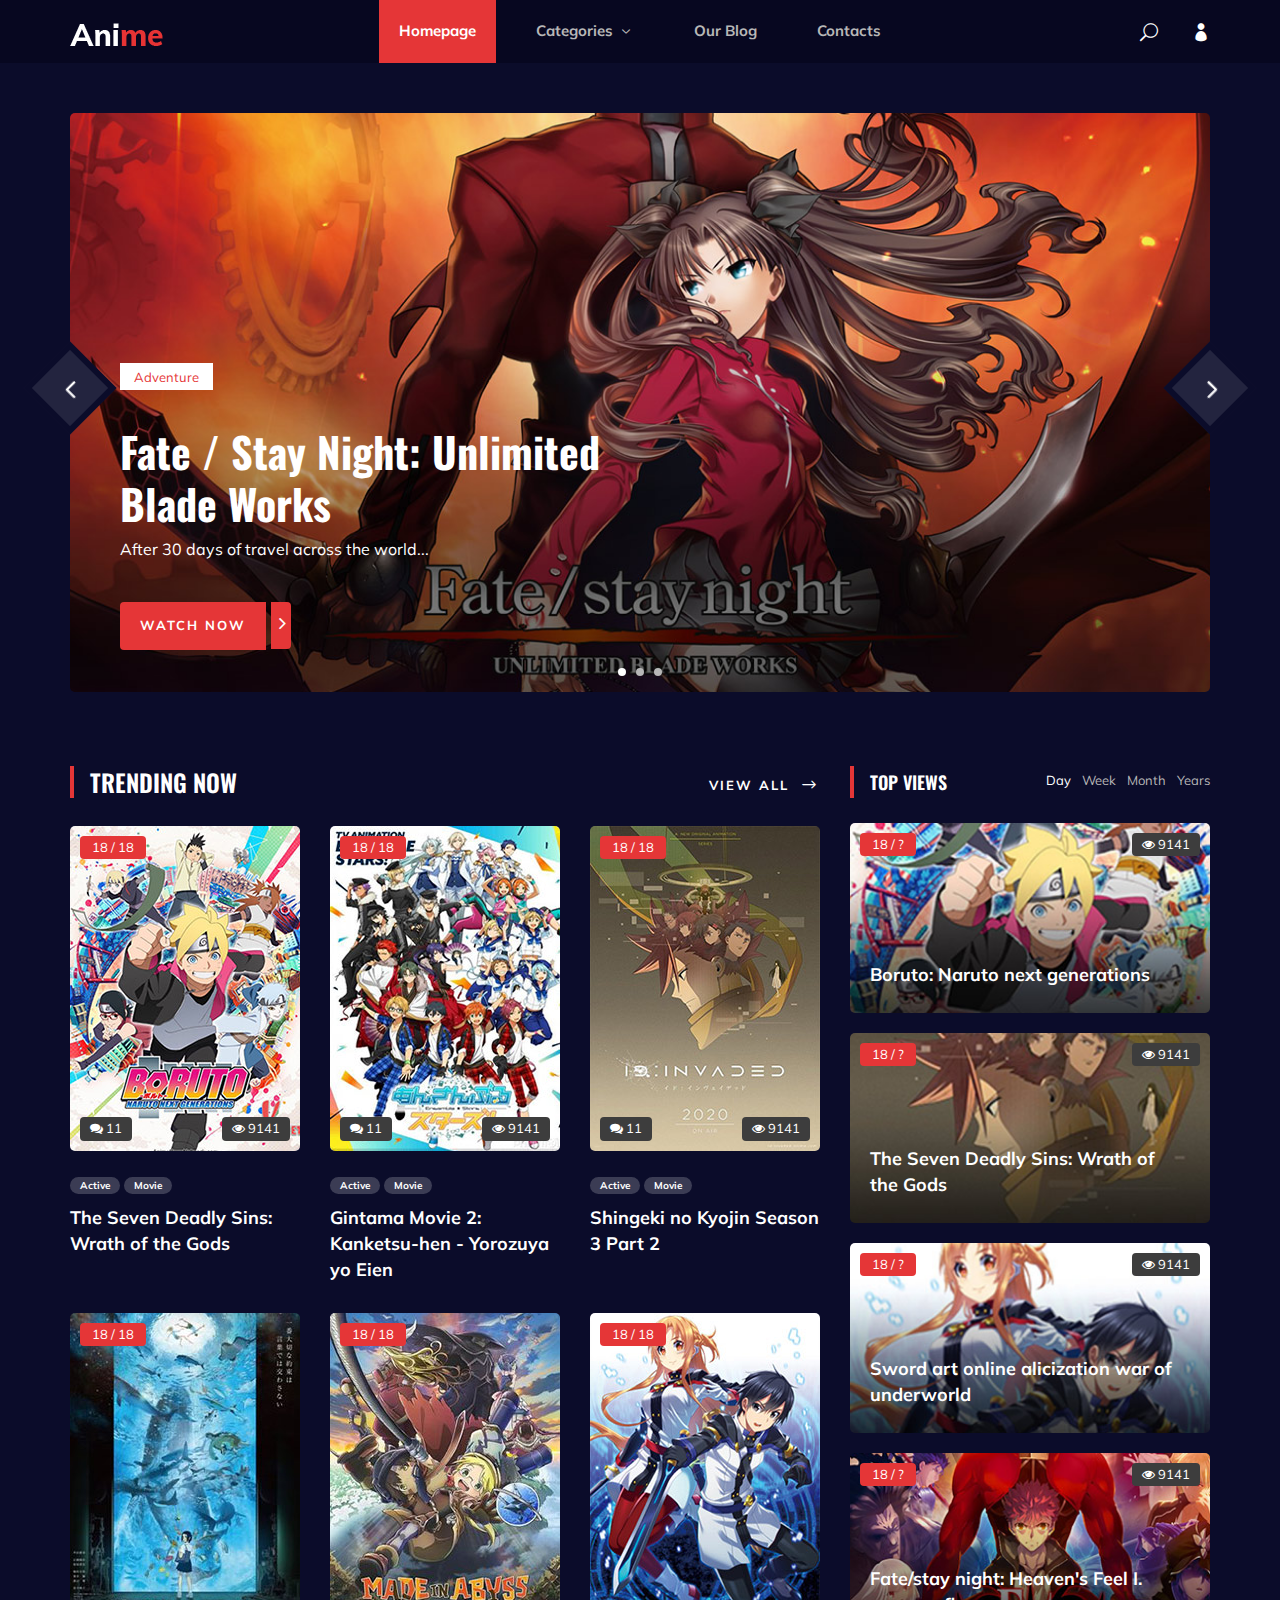
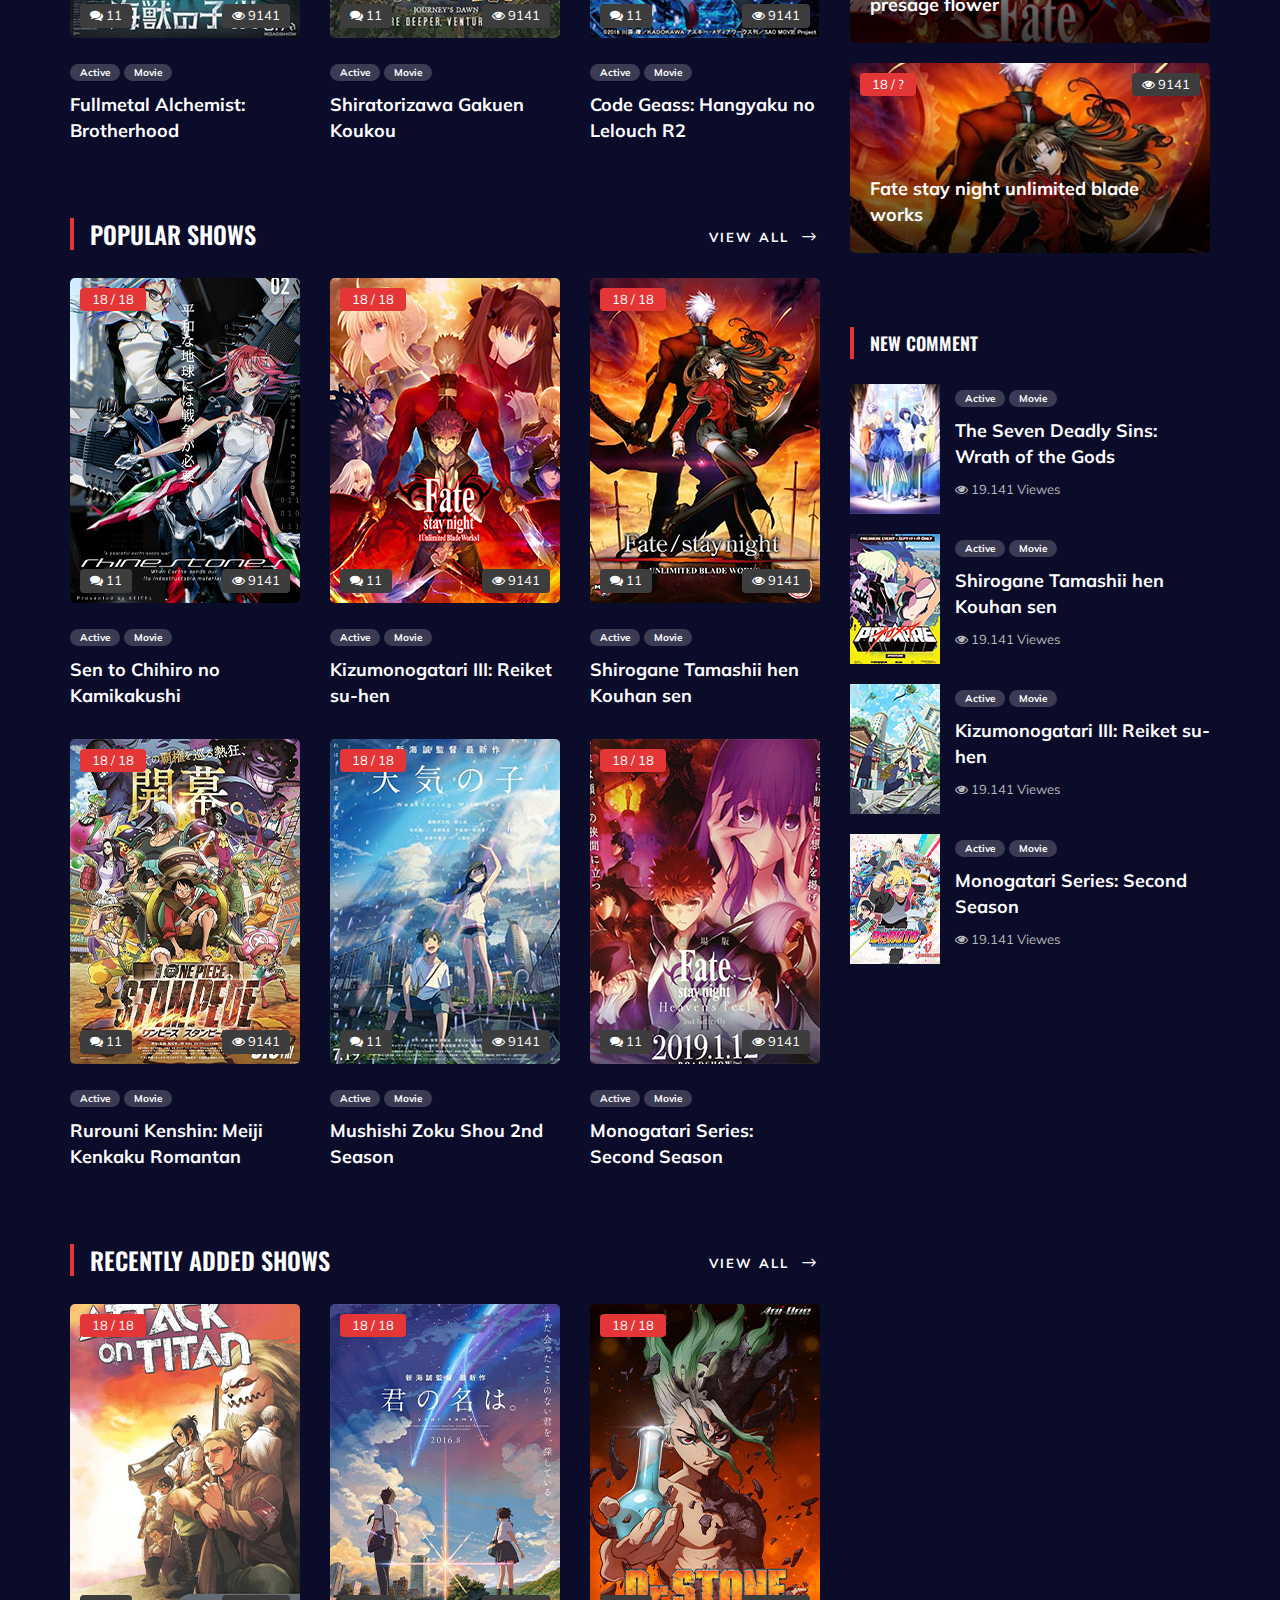
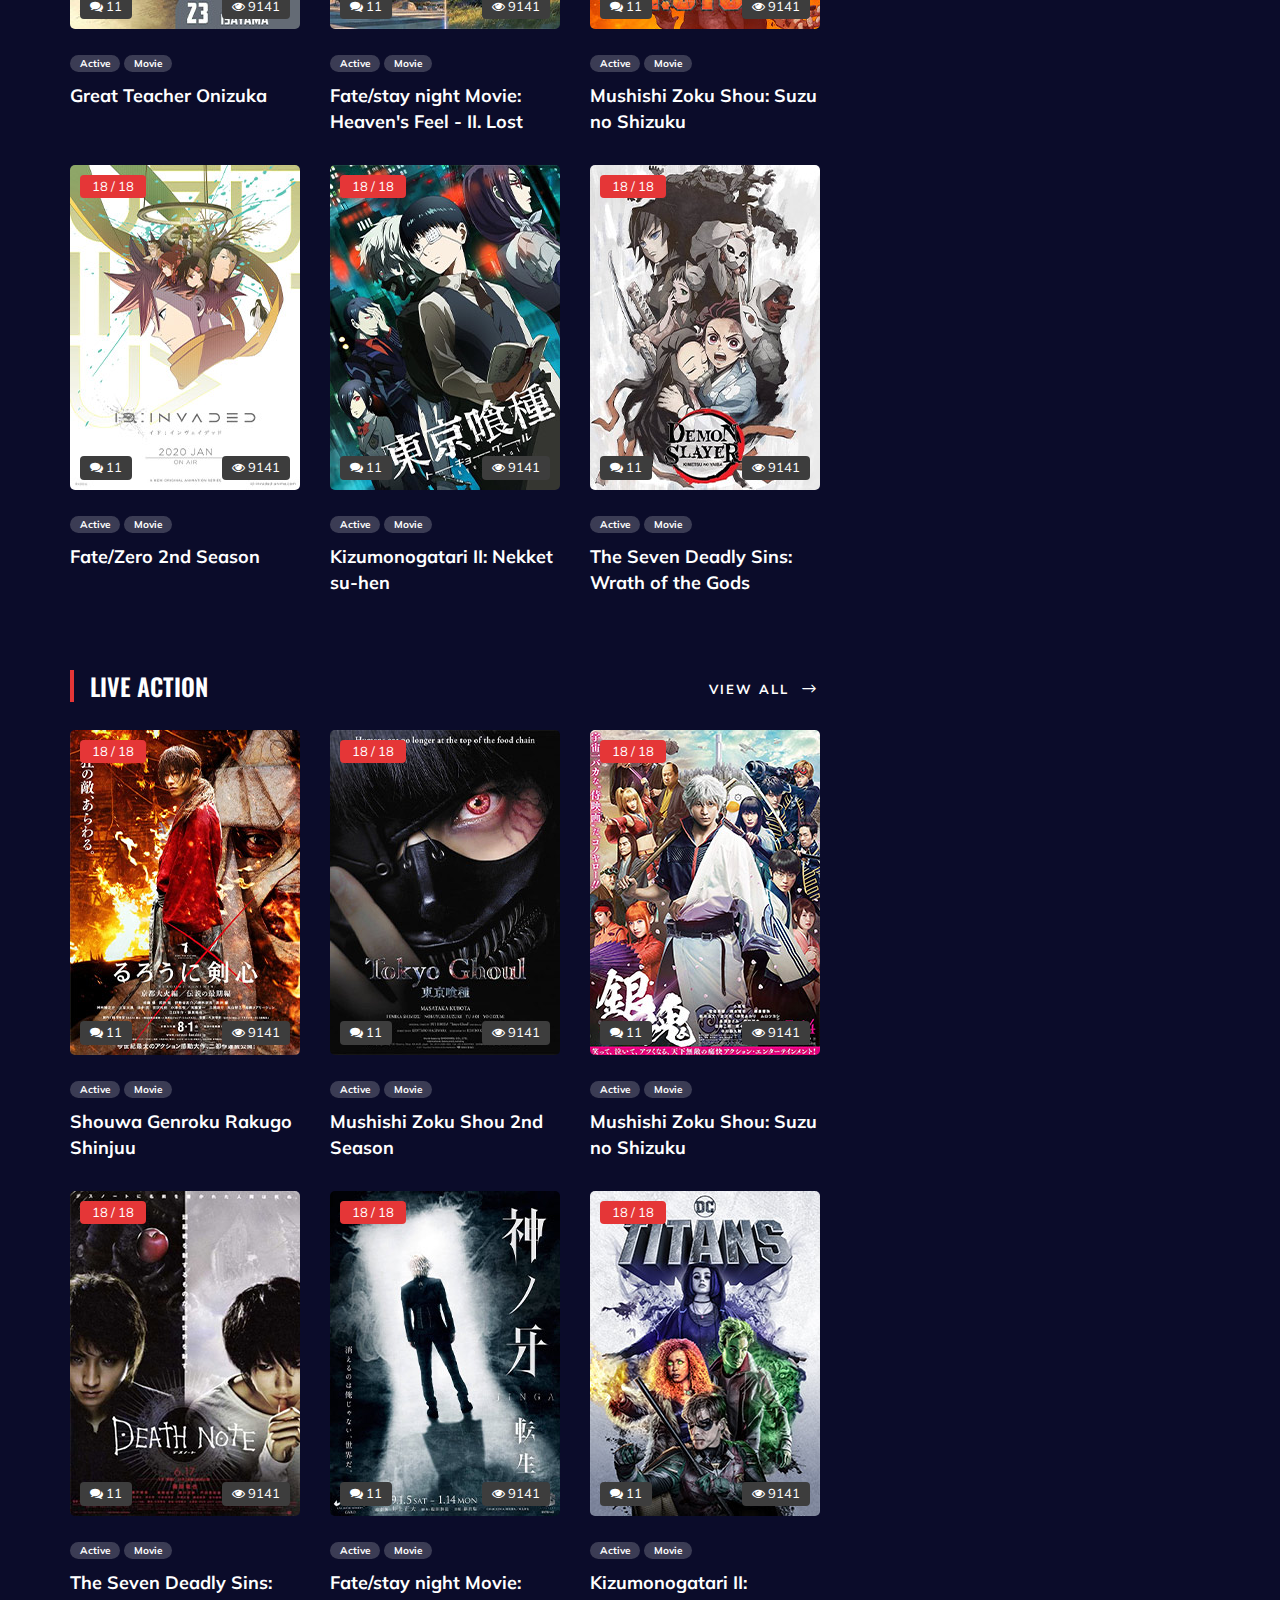
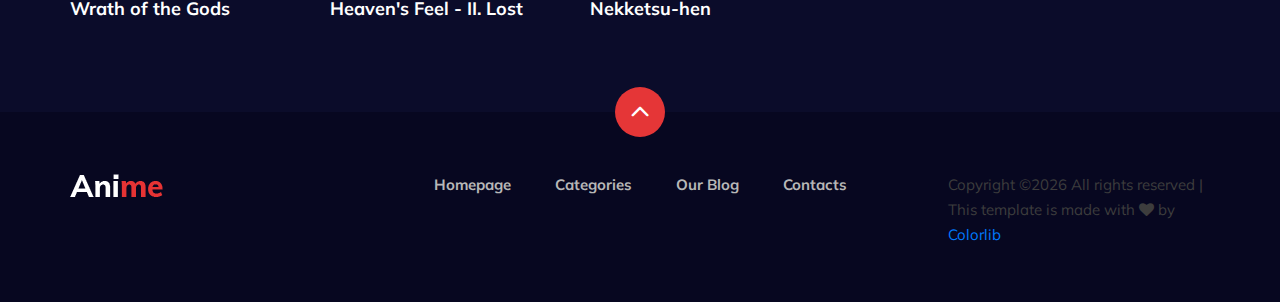
<file: anime-main/index.html>
<!DOCTYPE html>
<html lang="zxx">

<head>
    <meta charset="UTF-8">
    <meta name="description" content="Anime Template">
    <meta name="keywords" content="Anime, unica, creative, html">
    <meta name="viewport" content="width=device-width, initial-scale=1.0">
    <meta http-equiv="X-UA-Compatible" content="ie=edge">
    <title>Anime | Template</title>

    <!-- Google Font -->
    <link href="https://fonts.googleapis.com/css2?family=Oswald:wght@300;400;500;600;700&display=swap" rel="stylesheet">
    <link href="https://fonts.googleapis.com/css2?family=Mulish:wght@300;400;500;600;700;800;900&display=swap"
    rel="stylesheet">

    <!-- Css Styles -->
    <link rel="stylesheet" href="css/bootstrap.min.css" type="text/css">
    <link rel="stylesheet" href="css/font-awesome.min.css" type="text/css">
    <link rel="stylesheet" href="css/elegant-icons.css" type="text/css">
    <link rel="stylesheet" href="css/plyr.css" type="text/css">
    <link rel="stylesheet" href="css/nice-select.css" type="text/css">
    <link rel="stylesheet" href="css/owl.carousel.min.css" type="text/css">
    <link rel="stylesheet" href="css/slicknav.min.css" type="text/css">
    <link rel="stylesheet" href="css/style.css" type="text/css">
</head>

<body>
    <!-- Page Preloder -->
    <div id="preloder">
        <div class="loader"></div>
    </div>

    <!-- Header Section Begin -->
    <header class="header">
        <div class="container">
            <div class="row">
                <div class="col-lg-2">
                    <div class="header__logo">
                        <a href="./index.html">
                            <img src="img/logo.png" alt="">
                        </a>
                    </div>
                </div>
                <div class="col-lg-8">
                    <div class="header__nav">
                        <nav class="header__menu mobile-menu">
                            <ul>
                                <li class="active"><a href="./index.html">Homepage</a></li>
                                <li><a href="./categories.html">Categories <span class="arrow_carrot-down"></span></a>
                                    <ul class="dropdown">
                                        <li><a href="./categories.html">Categories</a></li>
                                        <li><a href="./anime-details.html">Anime Details</a></li>
                                        <li><a href="./anime-watching.html">Anime Watching</a></li>
                                        <li><a href="./blog-details.html">Blog Details</a></li>
                                        <li><a href="./signup.html">Sign Up</a></li>
                                        <li><a href="./login.html">Login</a></li>
                                    </ul>
                                </li>
                                <li><a href="./blog.html">Our Blog</a></li>
                                <li><a href="#">Contacts</a></li>
                            </ul>
                        </nav>
                    </div>
                </div>
                <div class="col-lg-2">
                    <div class="header__right">
                        <a href="#" class="search-switch"><span class="icon_search"></span></a>
                        <a href="./login.html"><span class="icon_profile"></span></a>
                    </div>
                </div>
            </div>
            <div id="mobile-menu-wrap"></div>
        </div>
    </header>
    <!-- Header End -->

    <!-- Hero Section Begin -->
    <section class="hero">
        <div class="container">
            <div class="hero__slider owl-carousel">
                <div class="hero__items set-bg" data-setbg="img/hero/hero-1.jpg">
                    <div class="row">
                        <div class="col-lg-6">
                            <div class="hero__text">
                                <div class="label">Adventure</div>
                                <h2>Fate / Stay Night: Unlimited Blade Works</h2>
                                <p>After 30 days of travel across the world...</p>
                                <a href="#"><span>Watch Now</span> <i class="fa fa-angle-right"></i></a>
                            </div>
                        </div>
                    </div>
                </div>
                <div class="hero__items set-bg" data-setbg="img/hero/hero-1.jpg">
                    <div class="row">
                        <div class="col-lg-6">
                            <div class="hero__text">
                                <div class="label">Adventure</div>
                                <h2>Fate / Stay Night: Unlimited Blade Works</h2>
                                <p>After 30 days of travel across the world...</p>
                                <a href="#"><span>Watch Now</span> <i class="fa fa-angle-right"></i></a>
                            </div>
                        </div>
                    </div>
                </div>
                <div class="hero__items set-bg" data-setbg="img/hero/hero-1.jpg">
                    <div class="row">
                        <div class="col-lg-6">
                            <div class="hero__text">
                                <div class="label">Adventure</div>
                                <h2>Fate / Stay Night: Unlimited Blade Works</h2>
                                <p>After 30 days of travel across the world...</p>
                                <a href="#"><span>Watch Now</span> <i class="fa fa-angle-right"></i></a>
                            </div>
                        </div>
                    </div>
                </div>
            </div>
        </div>
    </section>
    <!-- Hero Section End -->

    <!-- Product Section Begin -->
    <section class="product spad">
        <div class="container">
            <div class="row">
                <div class="col-lg-8">
                    <div class="trending__product">
                        <div class="row">
                            <div class="col-lg-8 col-md-8 col-sm-8">
                                <div class="section-title">
                                    <h4>Trending Now</h4>
                                </div>
                            </div>
                            <div class="col-lg-4 col-md-4 col-sm-4">
                                <div class="btn__all">
                                    <a href="#" class="primary-btn">View All <span class="arrow_right"></span></a>
                                </div>
                            </div>
                        </div>
                        <div class="row">
                            <div class="col-lg-4 col-md-6 col-sm-6">
                                <div class="product__item">
                                    <div class="product__item__pic set-bg" data-setbg="img/trending/trend-1.jpg">
                                        <div class="ep">18 / 18</div>
                                        <div class="comment"><i class="fa fa-comments"></i> 11</div>
                                        <div class="view"><i class="fa fa-eye"></i> 9141</div>
                                    </div>
                                    <div class="product__item__text">
                                        <ul>
                                            <li>Active</li>
                                            <li>Movie</li>
                                        </ul>
                                        <h5><a href="#">The Seven Deadly Sins: Wrath of the Gods</a></h5>
                                    </div>
                                </div>
                            </div>
                            <div class="col-lg-4 col-md-6 col-sm-6">
                                <div class="product__item">
                                    <div class="product__item__pic set-bg" data-setbg="img/trending/trend-2.jpg">
                                        <div class="ep">18 / 18</div>
                                        <div class="comment"><i class="fa fa-comments"></i> 11</div>
                                        <div class="view"><i class="fa fa-eye"></i> 9141</div>
                                    </div>
                                    <div class="product__item__text">
                                        <ul>
                                            <li>Active</li>
                                            <li>Movie</li>
                                        </ul>
                                        <h5><a href="#">Gintama Movie 2: Kanketsu-hen - Yorozuya yo Eien</a></h5>
                                    </div>
                                </div>
                            </div>
                            <div class="col-lg-4 col-md-6 col-sm-6">
                                <div class="product__item">
                                    <div class="product__item__pic set-bg" data-setbg="img/trending/trend-3.jpg">
                                        <div class="ep">18 / 18</div>
                                        <div class="comment"><i class="fa fa-comments"></i> 11</div>
                                        <div class="view"><i class="fa fa-eye"></i> 9141</div>
                                    </div>
                                    <div class="product__item__text">
                                        <ul>
                                            <li>Active</li>
                                            <li>Movie</li>
                                        </ul>
                                        <h5><a href="#">Shingeki no Kyojin Season 3 Part 2</a></h5>
                                    </div>
                                </div>
                            </div>
                            <div class="col-lg-4 col-md-6 col-sm-6">
                                <div class="product__item">
                                    <div class="product__item__pic set-bg" data-setbg="img/trending/trend-4.jpg">
                                        <div class="ep">18 / 18</div>
                                        <div class="comment"><i class="fa fa-comments"></i> 11</div>
                                        <div class="view"><i class="fa fa-eye"></i> 9141</div>
                                    </div>
                                    <div class="product__item__text">
                                        <ul>
                                            <li>Active</li>
                                            <li>Movie</li>
                                        </ul>
                                        <h5><a href="#">Fullmetal Alchemist: Brotherhood</a></h5>
                                    </div>
                                </div>
                            </div>
                            <div class="col-lg-4 col-md-6 col-sm-6">
                                <div class="product__item">
                                    <div class="product__item__pic set-bg" data-setbg="img/trending/trend-5.jpg">
                                        <div class="ep">18 / 18</div>
                                        <div class="comment"><i class="fa fa-comments"></i> 11</div>
                                        <div class="view"><i class="fa fa-eye"></i> 9141</div>
                                    </div>
                                    <div class="product__item__text">
                                        <ul>
                                            <li>Active</li>
                                            <li>Movie</li>
                                        </ul>
                                        <h5><a href="#">Shiratorizawa Gakuen Koukou</a></h5>
                                    </div>
                                </div>
                            </div>
                            <div class="col-lg-4 col-md-6 col-sm-6">
                                <div class="product__item">
                                    <div class="product__item__pic set-bg" data-setbg="img/trending/trend-6.jpg">
                                        <div class="ep">18 / 18</div>
                                        <div class="comment"><i class="fa fa-comments"></i> 11</div>
                                        <div class="view"><i class="fa fa-eye"></i> 9141</div>
                                    </div>
                                    <div class="product__item__text">
                                        <ul>
                                            <li>Active</li>
                                            <li>Movie</li>
                                        </ul>
                                        <h5><a href="#">Code Geass: Hangyaku no Lelouch R2</a></h5>
                                    </div>
                                </div>
                            </div>
                        </div>
                    </div>
                    <div class="popular__product">
                        <div class="row">
                            <div class="col-lg-8 col-md-8 col-sm-8">
                                <div class="section-title">
                                    <h4>Popular Shows</h4>
                                </div>
                            </div>
                            <div class="col-lg-4 col-md-4 col-sm-4">
                                <div class="btn__all">
                                    <a href="#" class="primary-btn">View All <span class="arrow_right"></span></a>
                                </div>
                            </div>
                        </div>
                        <div class="row">
                            <div class="col-lg-4 col-md-6 col-sm-6">
                                <div class="product__item">
                                    <div class="product__item__pic set-bg" data-setbg="img/popular/popular-1.jpg">
                                        <div class="ep">18 / 18</div>
                                        <div class="comment"><i class="fa fa-comments"></i> 11</div>
                                        <div class="view"><i class="fa fa-eye"></i> 9141</div>
                                    </div>
                                    <div class="product__item__text">
                                        <ul>
                                            <li>Active</li>
                                            <li>Movie</li>
                                        </ul>
                                        <h5><a href="#">Sen to Chihiro no Kamikakushi</a></h5>
                                    </div>
                                </div>
                            </div>
                            <div class="col-lg-4 col-md-6 col-sm-6">
                                <div class="product__item">
                                    <div class="product__item__pic set-bg" data-setbg="img/popular/popular-2.jpg">
                                        <div class="ep">18 / 18</div>
                                        <div class="comment"><i class="fa fa-comments"></i> 11</div>
                                        <div class="view"><i class="fa fa-eye"></i> 9141</div>
                                    </div>
                                    <div class="product__item__text">
                                        <ul>
                                            <li>Active</li>
                                            <li>Movie</li>
                                        </ul>
                                        <h5><a href="#">Kizumonogatari III: Reiket su-hen</a></h5>
                                    </div>
                                </div>
                            </div>
                            <div class="col-lg-4 col-md-6 col-sm-6">
                                <div class="product__item">
                                    <div class="product__item__pic set-bg" data-setbg="img/popular/popular-3.jpg">
                                        <div class="ep">18 / 18</div>
                                        <div class="comment"><i class="fa fa-comments"></i> 11</div>
                                        <div class="view"><i class="fa fa-eye"></i> 9141</div>
                                    </div>
                                    <div class="product__item__text">
                                        <ul>
                                            <li>Active</li>
                                            <li>Movie</li>
                                        </ul>
                                        <h5><a href="#">Shirogane Tamashii hen Kouhan sen</a></h5>
                                    </div>
                                </div>
                            </div>
                            <div class="col-lg-4 col-md-6 col-sm-6">
                                <div class="product__item">
                                    <div class="product__item__pic set-bg" data-setbg="img/popular/popular-4.jpg">
                                        <div class="ep">18 / 18</div>
                                        <div class="comment"><i class="fa fa-comments"></i> 11</div>
                                        <div class="view"><i class="fa fa-eye"></i> 9141</div>
                                    </div>
                                    <div class="product__item__text">
                                        <ul>
                                            <li>Active</li>
                                            <li>Movie</li>
                                        </ul>
                                        <h5><a href="#">Rurouni Kenshin: Meiji Kenkaku Romantan</a></h5>
                                    </div>
                                </div>
                            </div>
                            <div class="col-lg-4 col-md-6 col-sm-6">
                                <div class="product__item">
                                    <div class="product__item__pic set-bg" data-setbg="img/popular/popular-5.jpg">
                                        <div class="ep">18 / 18</div>
                                        <div class="comment"><i class="fa fa-comments"></i> 11</div>
                                        <div class="view"><i class="fa fa-eye"></i> 9141</div>
                                    </div>
                                    <div class="product__item__text">
                                        <ul>
                                            <li>Active</li>
                                            <li>Movie</li>
                                        </ul>
                                        <h5><a href="#">Mushishi Zoku Shou 2nd Season</a></h5>
                                    </div>
                                </div>
                            </div>
                            <div class="col-lg-4 col-md-6 col-sm-6">
                                <div class="product__item">
                                    <div class="product__item__pic set-bg" data-setbg="img/popular/popular-6.jpg">
                                        <div class="ep">18 / 18</div>
                                        <div class="comment"><i class="fa fa-comments"></i> 11</div>
                                        <div class="view"><i class="fa fa-eye"></i> 9141</div>
                                    </div>
                                    <div class="product__item__text">
                                        <ul>
                                            <li>Active</li>
                                            <li>Movie</li>
                                        </ul>
                                        <h5><a href="#">Monogatari Series: Second Season</a></h5>
                                    </div>
                                </div>
                            </div>
                        </div>
                    </div>
                    <div class="recent__product">
                        <div class="row">
                            <div class="col-lg-8 col-md-8 col-sm-8">
                                <div class="section-title">
                                    <h4>Recently Added Shows</h4>
                                </div>
                            </div>
                            <div class="col-lg-4 col-md-4 col-sm-4">
                                <div class="btn__all">
                                    <a href="#" class="primary-btn">View All <span class="arrow_right"></span></a>
                                </div>
                            </div>
                        </div>
                        <div class="row">
                            <div class="col-lg-4 col-md-6 col-sm-6">
                                <div class="product__item">
                                    <div class="product__item__pic set-bg" data-setbg="img/recent/recent-1.jpg">
                                        <div class="ep">18 / 18</div>
                                        <div class="comment"><i class="fa fa-comments"></i> 11</div>
                                        <div class="view"><i class="fa fa-eye"></i> 9141</div>
                                    </div>
                                    <div class="product__item__text">
                                        <ul>
                                            <li>Active</li>
                                            <li>Movie</li>
                                        </ul>
                                        <h5><a href="#">Great Teacher Onizuka</a></h5>
                                    </div>
                                </div>
                            </div>
                            <div class="col-lg-4 col-md-6 col-sm-6">
                                <div class="product__item">
                                    <div class="product__item__pic set-bg" data-setbg="img/recent/recent-2.jpg">
                                        <div class="ep">18 / 18</div>
                                        <div class="comment"><i class="fa fa-comments"></i> 11</div>
                                        <div class="view"><i class="fa fa-eye"></i> 9141</div>
                                    </div>
                                    <div class="product__item__text">
                                        <ul>
                                            <li>Active</li>
                                            <li>Movie</li>
                                        </ul>
                                        <h5><a href="#">Fate/stay night Movie: Heaven's Feel - II. Lost</a></h5>
                                    </div>
                                </div>
                            </div>
                            <div class="col-lg-4 col-md-6 col-sm-6">
                                <div class="product__item">
                                    <div class="product__item__pic set-bg" data-setbg="img/recent/recent-3.jpg">
                                        <div class="ep">18 / 18</div>
                                        <div class="comment"><i class="fa fa-comments"></i> 11</div>
                                        <div class="view"><i class="fa fa-eye"></i> 9141</div>
                                    </div>
                                    <div class="product__item__text">
                                        <ul>
                                            <li>Active</li>
                                            <li>Movie</li>
                                        </ul>
                                        <h5><a href="#">Mushishi Zoku Shou: Suzu no Shizuku</a></h5>
                                    </div>
                                </div>
                            </div>
                            <div class="col-lg-4 col-md-6 col-sm-6">
                                <div class="product__item">
                                    <div class="product__item__pic set-bg" data-setbg="img/recent/recent-4.jpg">
                                        <div class="ep">18 / 18</div>
                                        <div class="comment"><i class="fa fa-comments"></i> 11</div>
                                        <div class="view"><i class="fa fa-eye"></i> 9141</div>
                                    </div>
                                    <div class="product__item__text">
                                        <ul>
                                            <li>Active</li>
                                            <li>Movie</li>
                                        </ul>
                                        <h5><a href="#">Fate/Zero 2nd Season</a></h5>
                                    </div>
                                </div>
                            </div>
                            <div class="col-lg-4 col-md-6 col-sm-6">
                                <div class="product__item">
                                    <div class="product__item__pic set-bg" data-setbg="img/recent/recent-5.jpg">
                                        <div class="ep">18 / 18</div>
                                        <div class="comment"><i class="fa fa-comments"></i> 11</div>
                                        <div class="view"><i class="fa fa-eye"></i> 9141</div>
                                    </div>
                                    <div class="product__item__text">
                                        <ul>
                                            <li>Active</li>
                                            <li>Movie</li>
                                        </ul>
                                        <h5><a href="#">Kizumonogatari II: Nekket su-hen</a></h5>
                                    </div>
                                </div>
                            </div>
                            <div class="col-lg-4 col-md-6 col-sm-6">
                                <div class="product__item">
                                    <div class="product__item__pic set-bg" data-setbg="img/recent/recent-6.jpg">
                                        <div class="ep">18 / 18</div>
                                        <div class="comment"><i class="fa fa-comments"></i> 11</div>
                                        <div class="view"><i class="fa fa-eye"></i> 9141</div>
                                    </div>
                                    <div class="product__item__text">
                                        <ul>
                                            <li>Active</li>
                                            <li>Movie</li>
                                        </ul>
                                        <h5><a href="#">The Seven Deadly Sins: Wrath of the Gods</a></h5>
                                    </div>
                                </div>
                            </div>
                        </div>
                    </div>
                    <div class="live__product">
                        <div class="row">
                            <div class="col-lg-8 col-md-8 col-sm-8">
                                <div class="section-title">
                                    <h4>Live Action</h4>
                                </div>
                            </div>
                            <div class="col-lg-4 col-md-4 col-sm-4">
                                <div class="btn__all">
                                    <a href="#" class="primary-btn">View All <span class="arrow_right"></span></a>
                                </div>
                            </div>
                        </div>
                        <div class="row">
                            <div class="col-lg-4 col-md-6 col-sm-6">
                                <div class="product__item">
                                    <div class="product__item__pic set-bg" data-setbg="img/live/live-1.jpg">
                                        <div class="ep">18 / 18</div>
                                        <div class="comment"><i class="fa fa-comments"></i> 11</div>
                                        <div class="view"><i class="fa fa-eye"></i> 9141</div>
                                    </div>
                                    <div class="product__item__text">
                                        <ul>
                                            <li>Active</li>
                                            <li>Movie</li>
                                        </ul>
                                        <h5><a href="#">Shouwa Genroku Rakugo Shinjuu</a></h5>
                                    </div>
                                </div>
                            </div>
                            <div class="col-lg-4 col-md-6 col-sm-6">
                                <div class="product__item">
                                    <div class="product__item__pic set-bg" data-setbg="img/live/live-2.jpg">
                                        <div class="ep">18 / 18</div>
                                        <div class="comment"><i class="fa fa-comments"></i> 11</div>
                                        <div class="view"><i class="fa fa-eye"></i> 9141</div>
                                    </div>
                                    <div class="product__item__text">
                                        <ul>
                                            <li>Active</li>
                                            <li>Movie</li>
                                        </ul>
                                        <h5><a href="#">Mushishi Zoku Shou 2nd Season</a></h5>
                                    </div>
                                </div>
                            </div>
                            <div class="col-lg-4 col-md-6 col-sm-6">
                                <div class="product__item">
                                    <div class="product__item__pic set-bg" data-setbg="img/live/live-3.jpg">
                                        <div class="ep">18 / 18</div>
                                        <div class="comment"><i class="fa fa-comments"></i> 11</div>
                                        <div class="view"><i class="fa fa-eye"></i> 9141</div>
                                    </div>
                                    <div class="product__item__text">
                                        <ul>
                                            <li>Active</li>
                                            <li>Movie</li>
                                        </ul>
                                        <h5><a href="#">Mushishi Zoku Shou: Suzu no Shizuku</a></h5>
                                    </div>
                                </div>
                            </div>
                            <div class="col-lg-4 col-md-6 col-sm-6">
                                <div class="product__item">
                                    <div class="product__item__pic set-bg" data-setbg="img/live/live-4.jpg">
                                        <div class="ep">18 / 18</div>
                                        <div class="comment"><i class="fa fa-comments"></i> 11</div>
                                        <div class="view"><i class="fa fa-eye"></i> 9141</div>
                                    </div>
                                    <div class="product__item__text">
                                        <ul>
                                            <li>Active</li>
                                            <li>Movie</li>
                                        </ul>
                                        <h5><a href="#">The Seven Deadly Sins: Wrath of the Gods</a></h5>
                                    </div>
                                </div>
                            </div>
                            <div class="col-lg-4 col-md-6 col-sm-6">
                                <div class="product__item">
                                    <div class="product__item__pic set-bg" data-setbg="img/live/live-5.jpg">
                                        <div class="ep">18 / 18</div>
                                        <div class="comment"><i class="fa fa-comments"></i> 11</div>
                                        <div class="view"><i class="fa fa-eye"></i> 9141</div>
                                    </div>
                                    <div class="product__item__text">
                                        <ul>
                                            <li>Active</li>
                                            <li>Movie</li>
                                        </ul>
                                        <h5><a href="#">Fate/stay night Movie: Heaven's Feel - II. Lost</a></h5>
                                    </div>
                                </div>
                            </div>
                            <div class="col-lg-4 col-md-6 col-sm-6">
                                <div class="product__item">
                                    <div class="product__item__pic set-bg" data-setbg="img/live/live-6.jpg">
                                        <div class="ep">18 / 18</div>
                                        <div class="comment"><i class="fa fa-comments"></i> 11</div>
                                        <div class="view"><i class="fa fa-eye"></i> 9141</div>
                                    </div>
                                    <div class="product__item__text">
                                        <ul>
                                            <li>Active</li>
                                            <li>Movie</li>
                                        </ul>
                                        <h5><a href="#">Kizumonogatari II: Nekketsu-hen</a></h5>
                                    </div>
                                </div>
                            </div>
                        </div>
                    </div>
                </div>
                <div class="col-lg-4 col-md-6 col-sm-8">
                    <div class="product__sidebar">
                        <div class="product__sidebar__view">
                            <div class="section-title">
                                <h5>Top Views</h5>
                            </div>
                            <ul class="filter__controls">
                                <li class="active" data-filter="*">Day</li>
                                <li data-filter=".week">Week</li>
                                <li data-filter=".month">Month</li>
                                <li data-filter=".years">Years</li>
                            </ul>
                            <div class="filter__gallery">
                                <div class="product__sidebar__view__item set-bg mix day years"
                                data-setbg="img/sidebar/tv-1.jpg">
                                <div class="ep">18 / ?</div>
                                <div class="view"><i class="fa fa-eye"></i> 9141</div>
                                <h5><a href="#">Boruto: Naruto next generations</a></h5>
                            </div>
                            <div class="product__sidebar__view__item set-bg mix month week"
                            data-setbg="img/sidebar/tv-2.jpg">
                            <div class="ep">18 / ?</div>
                            <div class="view"><i class="fa fa-eye"></i> 9141</div>
                            <h5><a href="#">The Seven Deadly Sins: Wrath of the Gods</a></h5>
                        </div>
                        <div class="product__sidebar__view__item set-bg mix week years"
                        data-setbg="img/sidebar/tv-3.jpg">
                        <div class="ep">18 / ?</div>
                        <div class="view"><i class="fa fa-eye"></i> 9141</div>
                        <h5><a href="#">Sword art online alicization war of underworld</a></h5>
                    </div>
                    <div class="product__sidebar__view__item set-bg mix years month"
                    data-setbg="img/sidebar/tv-4.jpg">
                    <div class="ep">18 / ?</div>
                    <div class="view"><i class="fa fa-eye"></i> 9141</div>
                    <h5><a href="#">Fate/stay night: Heaven's Feel I. presage flower</a></h5>
                </div>
                <div class="product__sidebar__view__item set-bg mix day"
                data-setbg="img/sidebar/tv-5.jpg">
                <div class="ep">18 / ?</div>
                <div class="view"><i class="fa fa-eye"></i> 9141</div>
                <h5><a href="#">Fate stay night unlimited blade works</a></h5>
            </div>
        </div>
    </div>
    <div class="product__sidebar__comment">
        <div class="section-title">
            <h5>New Comment</h5>
        </div>
        <div class="product__sidebar__comment__item">
            <div class="product__sidebar__comment__item__pic">
                <img src="img/sidebar/comment-1.jpg" alt="">
            </div>
            <div class="product__sidebar__comment__item__text">
                <ul>
                    <li>Active</li>
                    <li>Movie</li>
                </ul>
                <h5><a href="#">The Seven Deadly Sins: Wrath of the Gods</a></h5>
                <span><i class="fa fa-eye"></i> 19.141 Viewes</span>
            </div>
        </div>
        <div class="product__sidebar__comment__item">
            <div class="product__sidebar__comment__item__pic">
                <img src="img/sidebar/comment-2.jpg" alt="">
            </div>
            <div class="product__sidebar__comment__item__text">
                <ul>
                    <li>Active</li>
                    <li>Movie</li>
                </ul>
                <h5><a href="#">Shirogane Tamashii hen Kouhan sen</a></h5>
                <span><i class="fa fa-eye"></i> 19.141 Viewes</span>
            </div>
        </div>
        <div class="product__sidebar__comment__item">
            <div class="product__sidebar__comment__item__pic">
                <img src="img/sidebar/comment-3.jpg" alt="">
            </div>
            <div class="product__sidebar__comment__item__text">
                <ul>
                    <li>Active</li>
                    <li>Movie</li>
                </ul>
                <h5><a href="#">Kizumonogatari III: Reiket su-hen</a></h5>
                <span><i class="fa fa-eye"></i> 19.141 Viewes</span>
            </div>
        </div>
        <div class="product__sidebar__comment__item">
            <div class="product__sidebar__comment__item__pic">
                <img src="img/sidebar/comment-4.jpg" alt="">
            </div>
            <div class="product__sidebar__comment__item__text">
                <ul>
                    <li>Active</li>
                    <li>Movie</li>
                </ul>
                <h5><a href="#">Monogatari Series: Second Season</a></h5>
                <span><i class="fa fa-eye"></i> 19.141 Viewes</span>
            </div>
        </div>
    </div>
</div>
</div>
</div>
</div>
</section>
<!-- Product Section End -->

<!-- Footer Section Begin -->
<footer class="footer">
    <div class="page-up">
        <a href="#" id="scrollToTopButton"><span class="arrow_carrot-up"></span></a>
    </div>
    <div class="container">
        <div class="row">
            <div class="col-lg-3">
                <div class="footer__logo">
                    <a href="./index.html"><img src="img/logo.png" alt=""></a>
                </div>
            </div>
            <div class="col-lg-6">
                <div class="footer__nav">
                    <ul>
                        <li class="active"><a href="./index.html">Homepage</a></li>
                        <li><a href="./categories.html">Categories</a></li>
                        <li><a href="./blog.html">Our Blog</a></li>
                        <li><a href="#">Contacts</a></li>
                    </ul>
                </div>
            </div>
            <div class="col-lg-3">
                <p><!-- Link back to Colorlib can't be removed. Template is licensed under CC BY 3.0. -->
                  Copyright &copy;<script>document.write(new Date().getFullYear());</script> All rights reserved | This template is made with <i class="fa fa-heart" aria-hidden="true"></i> by <a href="https://colorlib.com" target="_blank">Colorlib</a>
                  <!-- Link back to Colorlib can't be removed. Template is licensed under CC BY 3.0. --></p>

              </div>
          </div>
      </div>
  </footer>
  <!-- Footer Section End -->

  <!-- Search model Begin -->
  <div class="search-model">
    <div class="h-100 d-flex align-items-center justify-content-center">
        <div class="search-close-switch"><i class="icon_close"></i></div>
        <form class="search-model-form">
            <input type="text" id="search-input" placeholder="Search here.....">
        </form>
    </div>
</div>
<!-- Search model end -->

<!-- Js Plugins -->
<script src="js/jquery-3.3.1.min.js"></script>
<script src="js/bootstrap.min.js"></script>
<script src="js/player.js"></script>
<script src="js/jquery.nice-select.min.js"></script>
<script src="js/mixitup.min.js"></script>
<script src="js/jquery.slicknav.js"></script>
<script src="js/owl.carousel.min.js"></script>
<script src="js/main.js"></script>


</body>

</html>
</file>
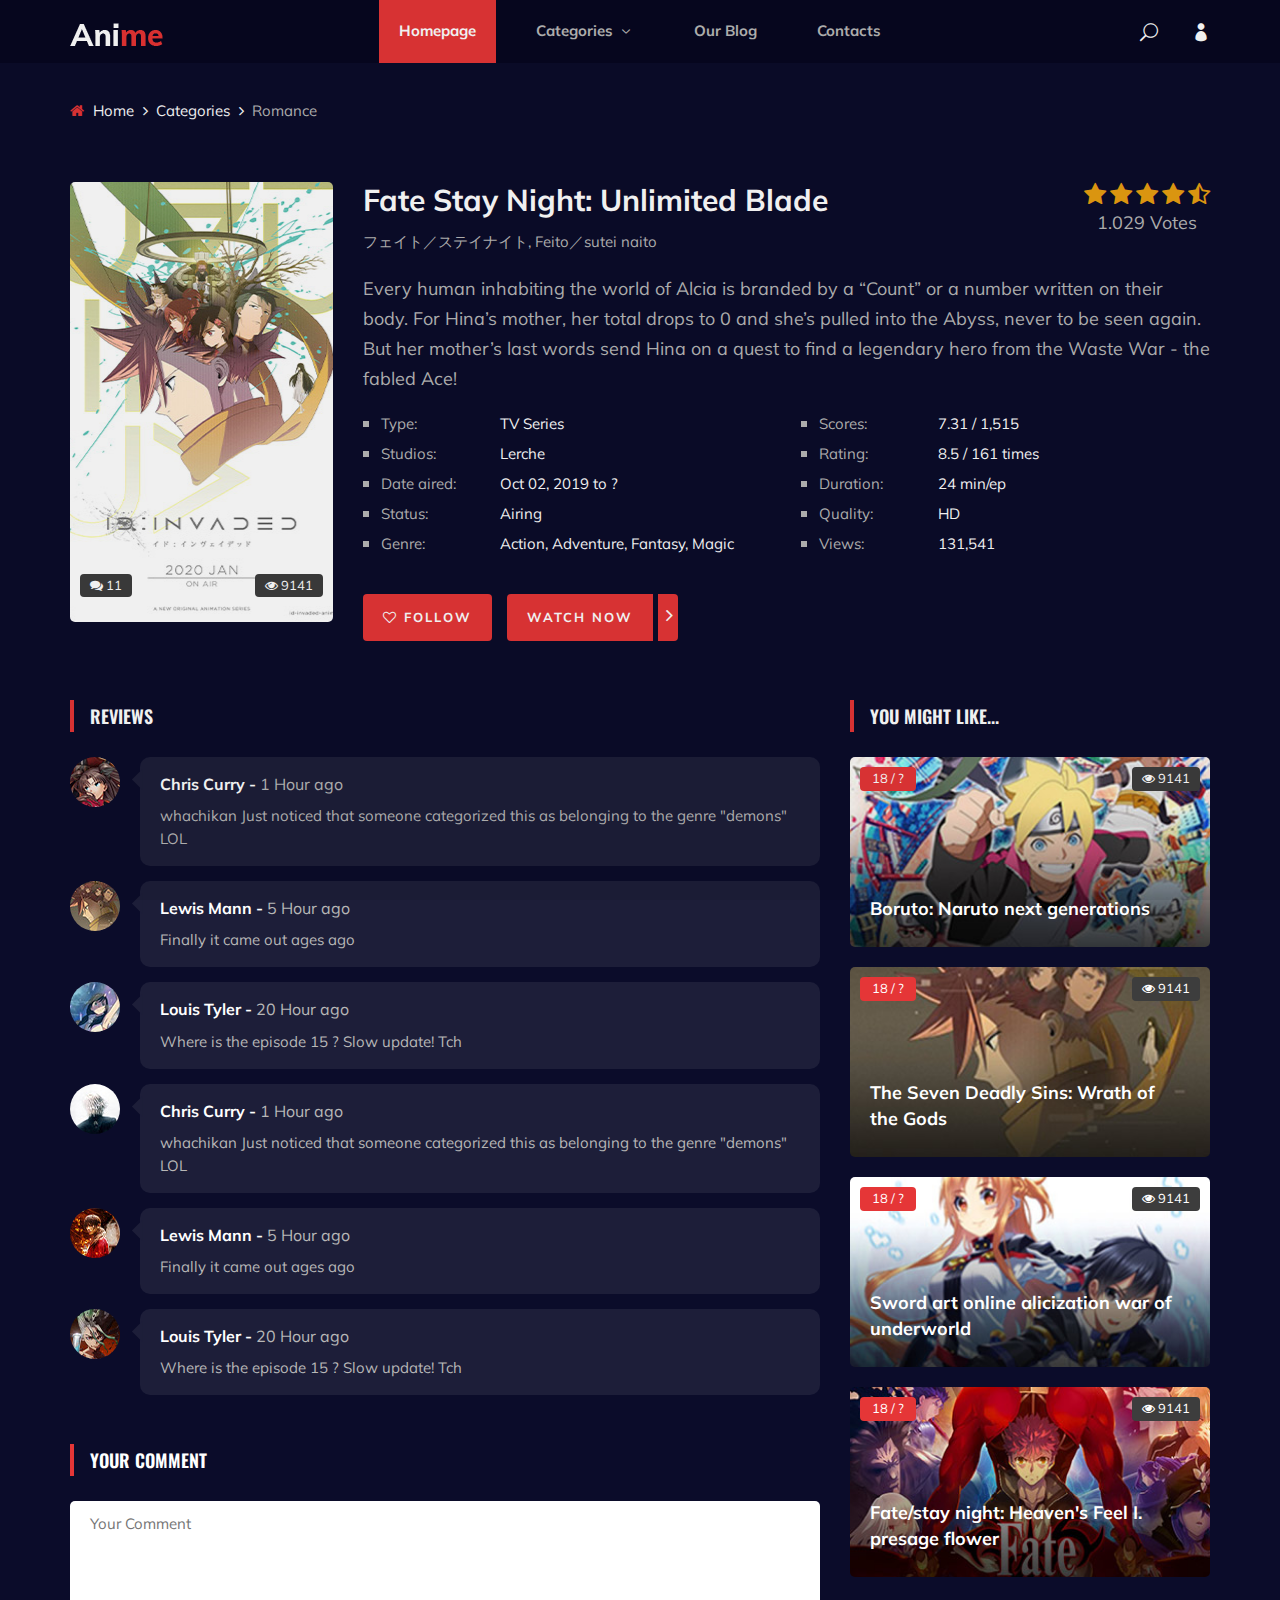
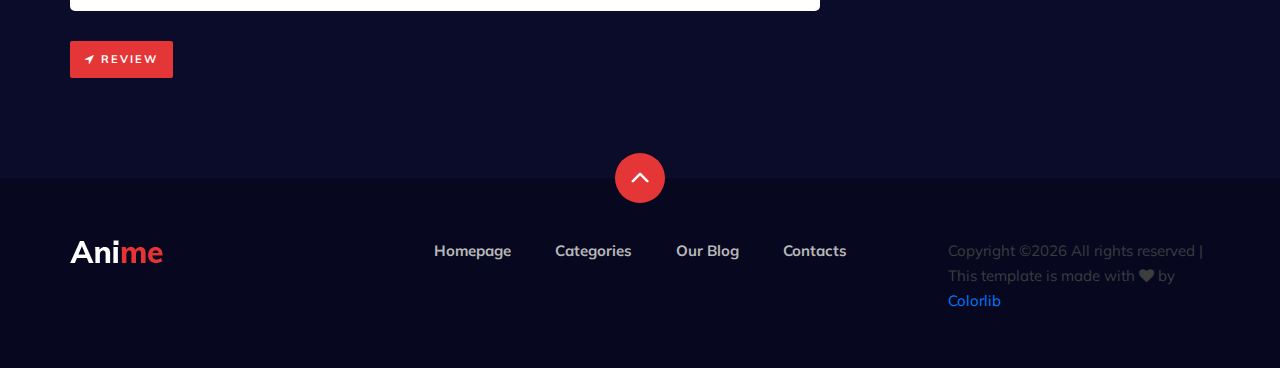
<file: anime-main/anime-details.html>
<!DOCTYPE html>
<html lang="zxx">

<head>
    <meta charset="UTF-8">
    <meta name="description" content="Anime Template">
    <meta name="keywords" content="Anime, unica, creative, html">
    <meta name="viewport" content="width=device-width, initial-scale=1.0">
    <meta http-equiv="X-UA-Compatible" content="ie=edge">
    <title>Anime | Template</title>

    <!-- Google Font -->
    <link href="https://fonts.googleapis.com/css2?family=Oswald:wght@300;400;500;600;700&display=swap" rel="stylesheet">
    <link href="https://fonts.googleapis.com/css2?family=Mulish:wght@300;400;500;600;700;800;900&display=swap"
    rel="stylesheet">

    <!-- Css Styles -->
    <link rel="stylesheet" href="css/bootstrap.min.css" type="text/css">
    <link rel="stylesheet" href="css/font-awesome.min.css" type="text/css">
    <link rel="stylesheet" href="css/elegant-icons.css" type="text/css">
    <link rel="stylesheet" href="css/plyr.css" type="text/css">
    <link rel="stylesheet" href="css/nice-select.css" type="text/css">
    <link rel="stylesheet" href="css/owl.carousel.min.css" type="text/css">
    <link rel="stylesheet" href="css/slicknav.min.css" type="text/css">
    <link rel="stylesheet" href="css/style.css" type="text/css">
</head>

<body>
    <!-- Page Preloder -->
    <div id="preloder">
        <div class="loader"></div>
    </div>

    <!-- Header Section Begin -->
    <header class="header">
        <div class="container">
            <div class="row">
                <div class="col-lg-2">
                    <div class="header__logo">
                        <a href="./index.html">
                            <img src="img/logo.png" alt="">
                        </a>
                    </div>
                </div>
                <div class="col-lg-8">
                    <div class="header__nav">
                        <nav class="header__menu mobile-menu">
                            <ul>
                                <li class="active"><a href="./index.html">Homepage</a></li>
                                <li><a href="./categories.html">Categories <span class="arrow_carrot-down"></span></a>
                                    <ul class="dropdown">
                                        <li><a href="./categories.html">Categories</a></li>
                                        <li><a href="./anime-details.html">Anime Details</a></li>
                                        <li><a href="./anime-watching.html">Anime Watching</a></li>
                                        <li><a href="./blog-details.html">Blog Details</a></li>
                                        <li><a href="./signup.html">Sign Up</a></li>
                                        <li><a href="./login.html">Login</a></li>
                                    </ul>
                                </li>
                                <li><a href="./blog.html">Our Blog</a></li>
                                <li><a href="#">Contacts</a></li>
                            </ul>
                        </nav>
                    </div>
                </div>
                <div class="col-lg-2">
                    <div class="header__right">
                        <a href="#" class="search-switch"><span class="icon_search"></span></a>
                        <a href="./login.html"><span class="icon_profile"></span></a>
                    </div>
                </div>
            </div>
            <div id="mobile-menu-wrap"></div>
        </div>
    </header>
    <!-- Header End -->

    <!-- Breadcrumb Begin -->
    <div class="breadcrumb-option">
        <div class="container">
            <div class="row">
                <div class="col-lg-12">
                    <div class="breadcrumb__links">
                        <a href="./index.html"><i class="fa fa-home"></i> Home</a>
                        <a href="./categories.html">Categories</a>
                        <span>Romance</span>
                    </div>
                </div>
            </div>
        </div>
    </div>
    <!-- Breadcrumb End -->

    <!-- Anime Section Begin -->
    <section class="anime-details spad">
        <div class="container">
            <div class="anime__details__content">
                <div class="row">
                    <div class="col-lg-3">
                        <div class="anime__details__pic set-bg" data-setbg="img/anime/details-pic.jpg">
                            <div class="comment"><i class="fa fa-comments"></i> 11</div>
                            <div class="view"><i class="fa fa-eye"></i> 9141</div>
                        </div>
                    </div>
                    <div class="col-lg-9">
                        <div class="anime__details__text">
                            <div class="anime__details__title">
                                <h3>Fate Stay Night: Unlimited Blade</h3>
                                <span>フェイト／ステイナイト, Feito／sutei naito</span>
                            </div>
                            <div class="anime__details__rating">
                                <div class="rating">
                                    <a href="#"><i class="fa fa-star"></i></a>
                                    <a href="#"><i class="fa fa-star"></i></a>
                                    <a href="#"><i class="fa fa-star"></i></a>
                                    <a href="#"><i class="fa fa-star"></i></a>
                                    <a href="#"><i class="fa fa-star-half-o"></i></a>
                                </div>
                                <span>1.029 Votes</span>
                            </div>
                            <p>Every human inhabiting the world of Alcia is branded by a “Count” or a number written on
                                their body. For Hina’s mother, her total drops to 0 and she’s pulled into the Abyss,
                                never to be seen again. But her mother’s last words send Hina on a quest to find a
                            legendary hero from the Waste War - the fabled Ace!</p>
                            <div class="anime__details__widget">
                                <div class="row">
                                    <div class="col-lg-6 col-md-6">
                                        <ul>
                                            <li><span>Type:</span> TV Series</li>
                                            <li><span>Studios:</span> Lerche</li>
                                            <li><span>Date aired:</span> Oct 02, 2019 to ?</li>
                                            <li><span>Status:</span> Airing</li>
                                            <li><span>Genre:</span> Action, Adventure, Fantasy, Magic</li>
                                        </ul>
                                    </div>
                                    <div class="col-lg-6 col-md-6">
                                        <ul>
                                            <li><span>Scores:</span> 7.31 / 1,515</li>
                                            <li><span>Rating:</span> 8.5 / 161 times</li>
                                            <li><span>Duration:</span> 24 min/ep</li>
                                            <li><span>Quality:</span> HD</li>
                                            <li><span>Views:</span> 131,541</li>
                                        </ul>
                                    </div>
                                </div>
                            </div>
                            <div class="anime__details__btn">
                                <a href="#" class="follow-btn"><i class="fa fa-heart-o"></i> Follow</a>
                                <a href="#" class="watch-btn"><span>Watch Now</span> <i
                                    class="fa fa-angle-right"></i></a>
                                </div>
                            </div>
                        </div>
                    </div>
                </div>
                <div class="row">
                    <div class="col-lg-8 col-md-8">
                        <div class="anime__details__review">
                            <div class="section-title">
                                <h5>Reviews</h5>
                            </div>
                            <div class="anime__review__item">
                                <div class="anime__review__item__pic">
                                    <img src="img/anime/review-1.jpg" alt="">
                                </div>
                                <div class="anime__review__item__text">
                                    <h6>Chris Curry - <span>1 Hour ago</span></h6>
                                    <p>whachikan Just noticed that someone categorized this as belonging to the genre
                                    "demons" LOL</p>
                                </div>
                            </div>
                            <div class="anime__review__item">
                                <div class="anime__review__item__pic">
                                    <img src="img/anime/review-2.jpg" alt="">
                                </div>
                                <div class="anime__review__item__text">
                                    <h6>Lewis Mann - <span>5 Hour ago</span></h6>
                                    <p>Finally it came out ages ago</p>
                                </div>
                            </div>
                            <div class="anime__review__item">
                                <div class="anime__review__item__pic">
                                    <img src="img/anime/review-3.jpg" alt="">
                                </div>
                                <div class="anime__review__item__text">
                                    <h6>Louis Tyler - <span>20 Hour ago</span></h6>
                                    <p>Where is the episode 15 ? Slow update! Tch</p>
                                </div>
                            </div>
                            <div class="anime__review__item">
                                <div class="anime__review__item__pic">
                                    <img src="img/anime/review-4.jpg" alt="">
                                </div>
                                <div class="anime__review__item__text">
                                    <h6>Chris Curry - <span>1 Hour ago</span></h6>
                                    <p>whachikan Just noticed that someone categorized this as belonging to the genre
                                    "demons" LOL</p>
                                </div>
                            </div>
                            <div class="anime__review__item">
                                <div class="anime__review__item__pic">
                                    <img src="img/anime/review-5.jpg" alt="">
                                </div>
                                <div class="anime__review__item__text">
                                    <h6>Lewis Mann - <span>5 Hour ago</span></h6>
                                    <p>Finally it came out ages ago</p>
                                </div>
                            </div>
                            <div class="anime__review__item">
                                <div class="anime__review__item__pic">
                                    <img src="img/anime/review-6.jpg" alt="">
                                </div>
                                <div class="anime__review__item__text">
                                    <h6>Louis Tyler - <span>20 Hour ago</span></h6>
                                    <p>Where is the episode 15 ? Slow update! Tch</p>
                                </div>
                            </div>
                        </div>
                        <div class="anime__details__form">
                            <div class="section-title">
                                <h5>Your Comment</h5>
                            </div>
                            <form action="#">
                                <textarea placeholder="Your Comment"></textarea>
                                <button type="submit"><i class="fa fa-location-arrow"></i> Review</button>
                            </form>
                        </div>
                    </div>
                    <div class="col-lg-4 col-md-4">
                        <div class="anime__details__sidebar">
                            <div class="section-title">
                                <h5>you might like...</h5>
                            </div>
                            <div class="product__sidebar__view__item set-bg" data-setbg="img/sidebar/tv-1.jpg">
                                <div class="ep">18 / ?</div>
                                <div class="view"><i class="fa fa-eye"></i> 9141</div>
                                <h5><a href="#">Boruto: Naruto next generations</a></h5>
                            </div>
                            <div class="product__sidebar__view__item set-bg" data-setbg="img/sidebar/tv-2.jpg">
                                <div class="ep">18 / ?</div>
                                <div class="view"><i class="fa fa-eye"></i> 9141</div>
                                <h5><a href="#">The Seven Deadly Sins: Wrath of the Gods</a></h5>
                            </div>
                            <div class="product__sidebar__view__item set-bg" data-setbg="img/sidebar/tv-3.jpg">
                                <div class="ep">18 / ?</div>
                                <div class="view"><i class="fa fa-eye"></i> 9141</div>
                                <h5><a href="#">Sword art online alicization war of underworld</a></h5>
                            </div>
                            <div class="product__sidebar__view__item set-bg" data-setbg="img/sidebar/tv-4.jpg">
                                <div class="ep">18 / ?</div>
                                <div class="view"><i class="fa fa-eye"></i> 9141</div>
                                <h5><a href="#">Fate/stay night: Heaven's Feel I. presage flower</a></h5>
                            </div>
                        </div>
                    </div>
                </div>
            </div>
        </section>
        <!-- Anime Section End -->

        <!-- Footer Section Begin -->
        <footer class="footer">
            <div class="page-up">
                <a href="#" id="scrollToTopButton"><span class="arrow_carrot-up"></span></a>
            </div>
            <div class="container">
                <div class="row">
                    <div class="col-lg-3">
                        <div class="footer__logo">
                            <a href="./index.html"><img src="img/logo.png" alt=""></a>
                        </div>
                    </div>
                    <div class="col-lg-6">
                        <div class="footer__nav">
                            <ul>
                                <li class="active"><a href="./index.html">Homepage</a></li>
                                <li><a href="./categories.html">Categories</a></li>
                                <li><a href="./blog.html">Our Blog</a></li>
                                <li><a href="#">Contacts</a></li>
                            </ul>
                        </div>
                    </div>
                    <div class="col-lg-3">
                        <p><!-- Link back to Colorlib can't be removed. Template is licensed under CC BY 3.0. -->
                          Copyright &copy;<script>document.write(new Date().getFullYear());</script> All rights reserved | This template is made with <i class="fa fa-heart" aria-hidden="true"></i> by <a href="https://colorlib.com" target="_blank">Colorlib</a>
                          <!-- Link back to Colorlib can't be removed. Template is licensed under CC BY 3.0. --></p>

                      </div>
                  </div>
              </div>
          </footer>
          <!-- Footer Section End -->

          <!-- Search model Begin -->
          <div class="search-model">
            <div class="h-100 d-flex align-items-center justify-content-center">
                <div class="search-close-switch"><i class="icon_close"></i></div>
                <form class="search-model-form">
                    <input type="text" id="search-input" placeholder="Search here.....">
                </form>
            </div>
        </div>
        <!-- Search model end -->

        <!-- Js Plugins -->
        <script src="js/jquery-3.3.1.min.js"></script>
        <script src="js/bootstrap.min.js"></script>
        <script src="js/player.js"></script>
        <script src="js/jquery.nice-select.min.js"></script>
        <script src="js/mixitup.min.js"></script>
        <script src="js/jquery.slicknav.js"></script>
        <script src="js/owl.carousel.min.js"></script>
        <script src="js/main.js"></script>

    </body>

    </html>
</file>
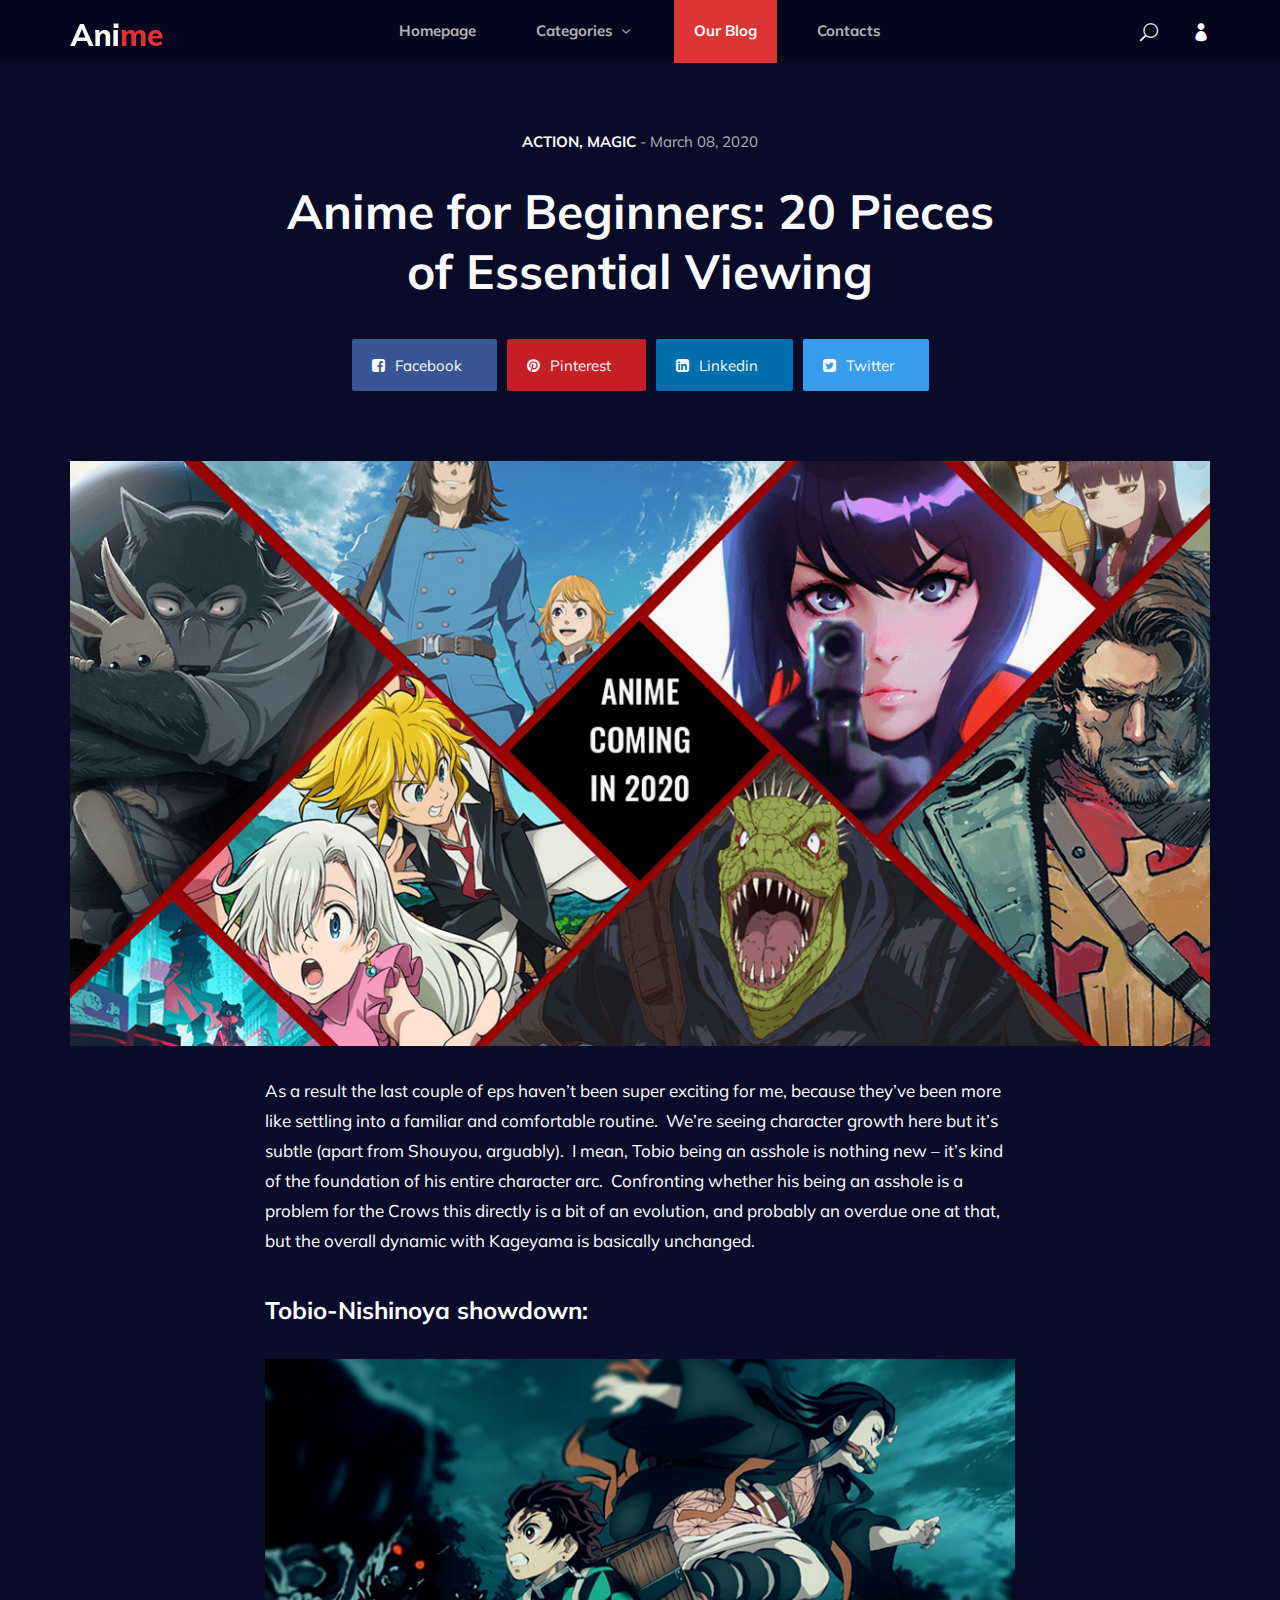
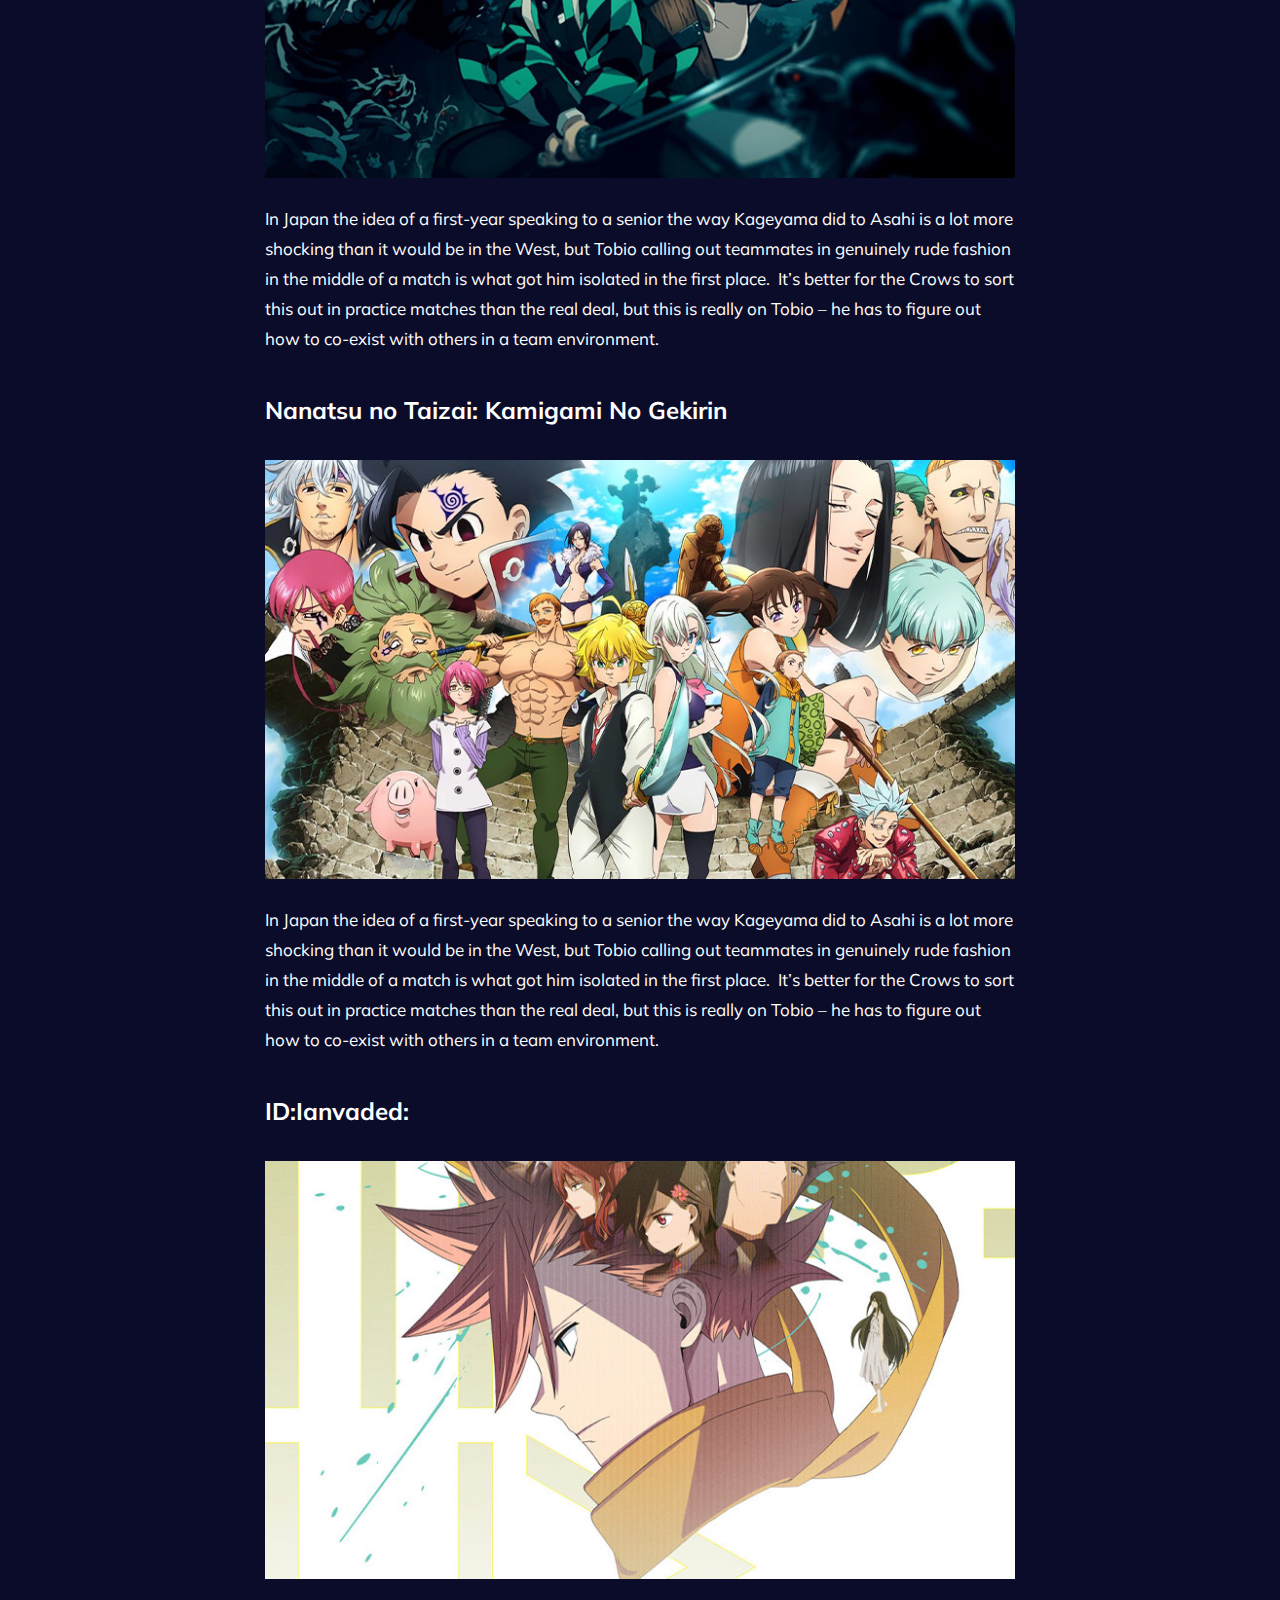
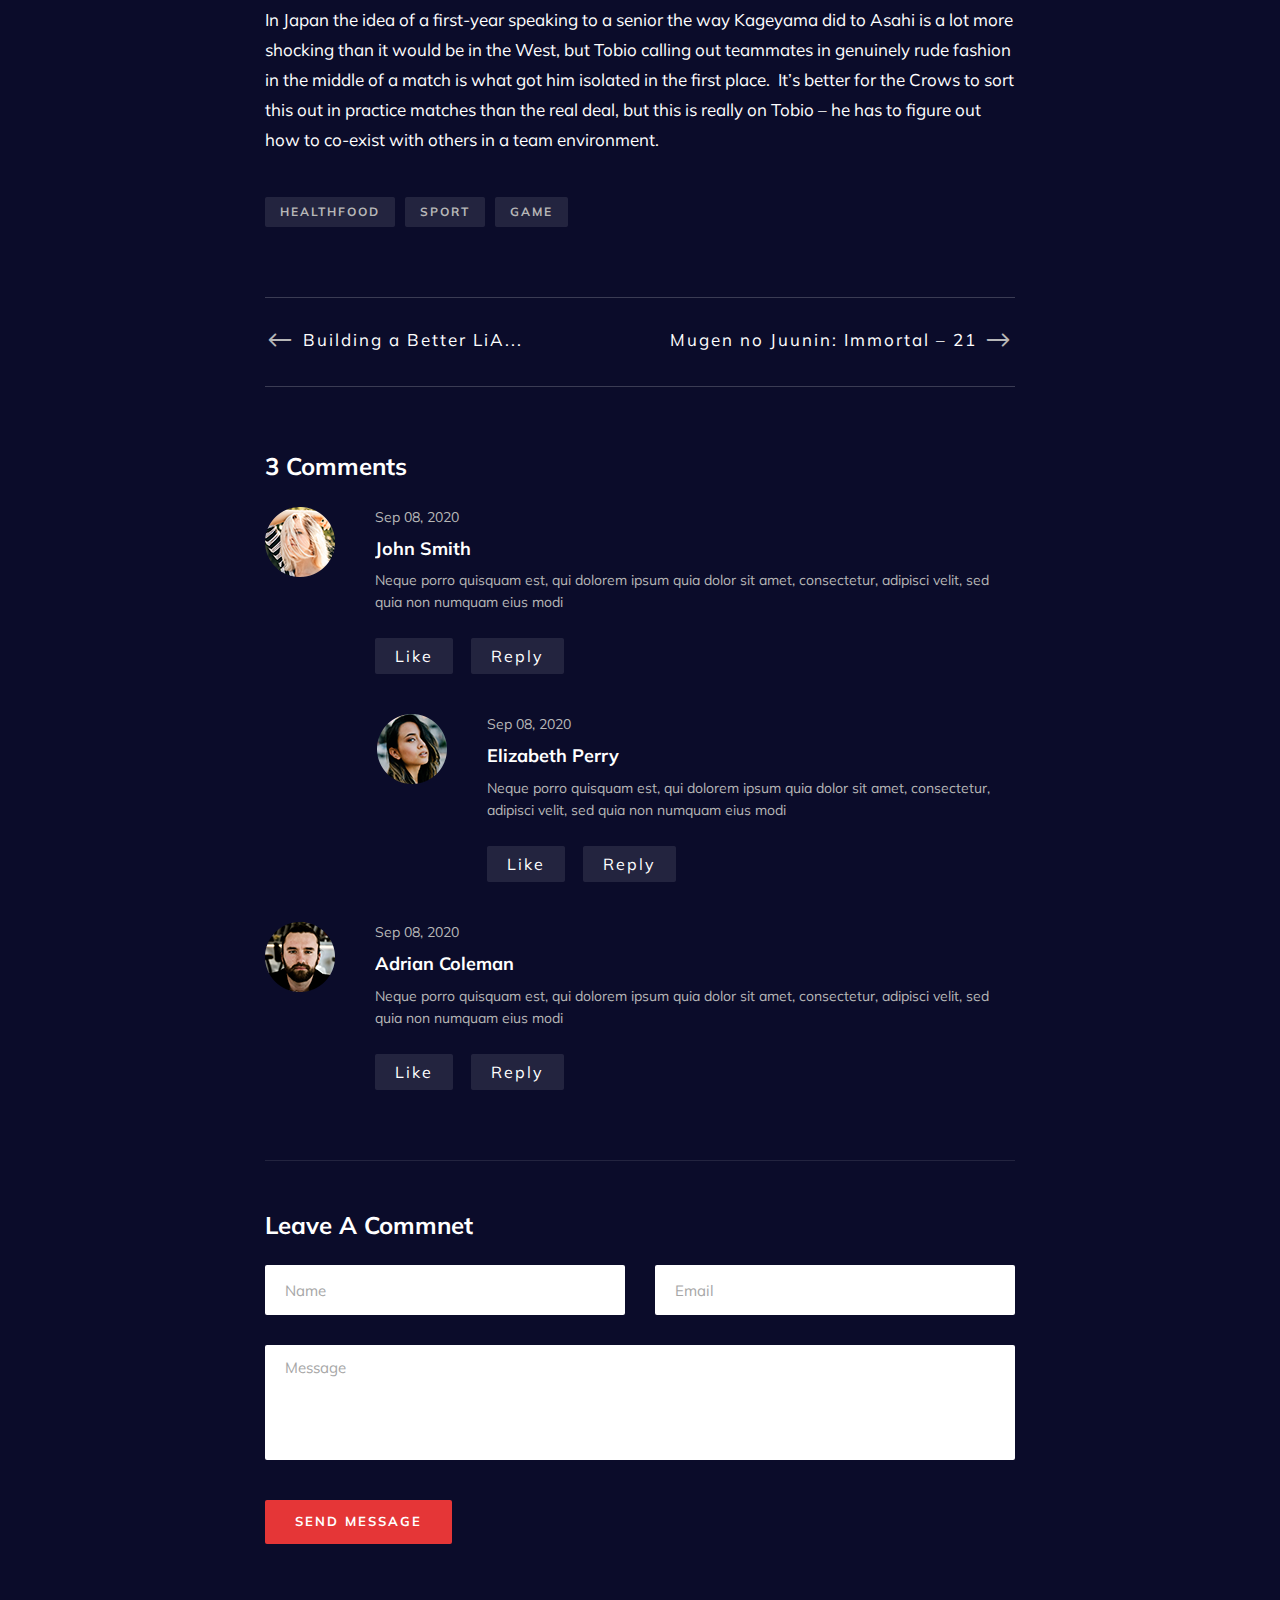
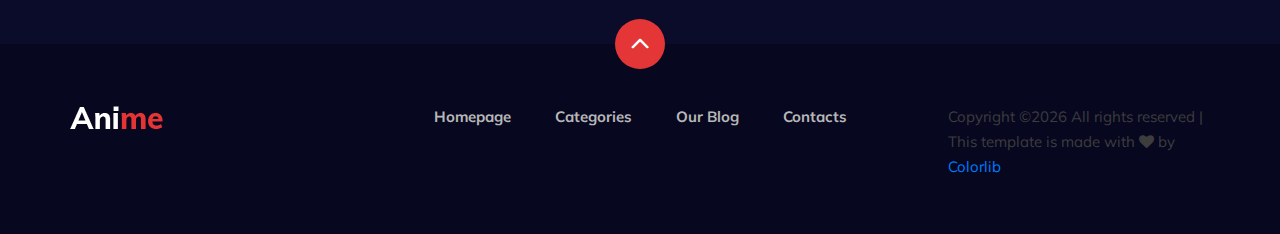
<file: anime-main/blog-details.html>
<!DOCTYPE html>
<html lang="zxx">

<head>
    <meta charset="UTF-8">
    <meta name="description" content="Anime Template">
    <meta name="keywords" content="Anime, unica, creative, html">
    <meta name="viewport" content="width=device-width, initial-scale=1.0">
    <meta http-equiv="X-UA-Compatible" content="ie=edge">
    <title>Anime | Template</title>

    <!-- Google Font -->
    <link href="https://fonts.googleapis.com/css2?family=Oswald:wght@300;400;500;600;700&display=swap" rel="stylesheet">
    <link href="https://fonts.googleapis.com/css2?family=Mulish:wght@300;400;500;600;700;800;900&display=swap"
    rel="stylesheet">

    <!-- Css Styles -->
    <link rel="stylesheet" href="css/bootstrap.min.css" type="text/css">
    <link rel="stylesheet" href="css/font-awesome.min.css" type="text/css">
    <link rel="stylesheet" href="css/elegant-icons.css" type="text/css">
    <link rel="stylesheet" href="css/plyr.css" type="text/css">
    <link rel="stylesheet" href="css/nice-select.css" type="text/css">
    <link rel="stylesheet" href="css/owl.carousel.min.css" type="text/css">
    <link rel="stylesheet" href="css/slicknav.min.css" type="text/css">
    <link rel="stylesheet" href="css/style.css" type="text/css">
</head>

<body>
    <!-- Page Preloder -->
    <div id="preloder">
        <div class="loader"></div>
    </div>

    <!-- Header Section Begin -->
    <header class="header">
        <div class="container">
            <div class="row">
                <div class="col-lg-2">
                    <div class="header__logo">
                        <a href="./index.html">
                            <img src="img/logo.png" alt="">
                        </a>
                    </div>
                </div>
                <div class="col-lg-8">
                    <div class="header__nav">
                        <nav class="header__menu mobile-menu">
                            <ul>
                                <li><a href="./index.html">Homepage</a></li>
                                <li><a href="./categories.html">Categories <span class="arrow_carrot-down"></span></a>
                                    <ul class="dropdown">
                                        <li><a href="./categories.html">Categories</a></li>
                                        <li><a href="./anime-details.html">Anime Details</a></li>
                                        <li><a href="./anime-watching.html">Anime Watching</a></li>
                                        <li><a href="./blog-details.html">Blog Details</a></li>
                                        <li><a href="./signup.html">Sign Up</a></li>
                                        <li><a href="./login.html">Login</a></li>
                                    </ul>
                                </li>
                                <li class="active"><a href="./blog.html">Our Blog</a></li>
                                <li><a href="#">Contacts</a></li>
                            </ul>
                        </nav>
                    </div>
                </div>
                <div class="col-lg-2">
                    <div class="header__right">
                        <a href="#" class="search-switch"><span class="icon_search"></span></a>
                        <a href="./login.html"><span class="icon_profile"></span></a>
                    </div>
                </div>
            </div>
            <div id="mobile-menu-wrap"></div>
        </div>
    </header>
    <!-- Header End -->

    <!-- Blog Details Section Begin -->
    <section class="blog-details spad">
        <div class="container">
            <div class="row d-flex justify-content-center">
                <div class="col-lg-8">
                    <div class="blog__details__title">
                        <h6>Action, Magic <span>- March 08, 2020</span></h6>
                        <h2>Anime for Beginners: 20 Pieces of Essential Viewing</h2>
                        <div class="blog__details__social">
                            <a href="#" class="facebook"><i class="fa fa-facebook-square"></i> Facebook</a>
                            <a href="#" class="pinterest"><i class="fa fa-pinterest"></i> Pinterest</a>
                            <a href="#" class="linkedin"><i class="fa fa-linkedin-square"></i> Linkedin</a>
                            <a href="#" class="twitter"><i class="fa fa-twitter-square"></i> Twitter</a>
                        </div>
                    </div>
                </div>
                <div class="col-lg-12">
                    <div class="blog__details__pic">
                        <img src="img/blog/details/blog-details-pic.jpg" alt="">
                    </div>
                </div>
                <div class="col-lg-8">
                    <div class="blog__details__content">
                        <div class="blog__details__text">
                            <p>As a result the last couple of eps haven’t been super exciting for me, because they’ve
                                been more like settling into a familiar and comfortable routine.  We’re seeing character
                                growth here but it’s subtle (apart from Shouyou, arguably).  I mean, Tobio being an
                                asshole is nothing new – it’s kind of the foundation of his entire character arc. 
                                Confronting whether his being an asshole is a problem for the Crows this directly is a
                                bit of an evolution, and probably an overdue one at that, but the overall dynamic with
                            Kageyama is basically unchanged.</p>
                        </div>
                        <div class="blog__details__item__text">
                            <h4>Tobio-Nishinoya showdown:</h4>
                            <img src="img/blog/details/bd-item-1.jpg" alt="">
                            <p>In Japan the idea of a first-year speaking to a senior the way Kageyama did to Asahi is a
                                lot more shocking than it would be in the West, but Tobio calling out teammates in
                                genuinely rude fashion in the middle of a match is what got him isolated in the first
                                place.  It’s better for the Crows to sort this out in practice matches than the real
                                deal, but this is really on Tobio – he has to figure out how to co-exist with others in
                            a team environment.</p>
                        </div>
                        <div class="blog__details__item__text">
                            <h4>Nanatsu no Taizai: Kamigami No Gekirin</h4>
                            <img src="img/blog/details/bd-item-2.jpg" alt="">
                            <p>In Japan the idea of a first-year speaking to a senior the way Kageyama did to Asahi is a
                                lot more shocking than it would be in the West, but Tobio calling out teammates in
                                genuinely rude fashion in the middle of a match is what got him isolated in the first
                                place.  It’s better for the Crows to sort this out in practice matches than the real
                                deal, but this is really on Tobio – he has to figure out how to co-exist with others in
                            a team environment.</p>
                        </div>
                        <div class="blog__details__item__text">
                            <h4>ID:Ianvaded:</h4>
                            <img src="img/blog/details/bd-item-3.jpg" alt="">
                            <p>In Japan the idea of a first-year speaking to a senior the way Kageyama did to Asahi is a
                                lot more shocking than it would be in the West, but Tobio calling out teammates in
                                genuinely rude fashion in the middle of a match is what got him isolated in the first
                                place.  It’s better for the Crows to sort this out in practice matches than the real
                                deal, but this is really on Tobio – he has to figure out how to co-exist with others in
                            a team environment.</p>
                        </div>
                        <div class="blog__details__tags">
                            <a href="#">Healthfood</a>
                            <a href="#">Sport</a>
                            <a href="#">Game</a>
                        </div>
                        <div class="blog__details__btns">
                            <div class="row">
                                <div class="col-lg-6">
                                    <div class="blog__details__btns__item">
                                        <h5><a href="#"><span class="arrow_left"></span> Building a Better LiA...</a>
                                        </h5>
                                    </div>
                                </div>
                                <div class="col-lg-6">
                                    <div class="blog__details__btns__item next__btn">
                                        <h5><a href="#">Mugen no Juunin: Immortal – 21 <span
                                            class="arrow_right"></span></a></h5>
                                        </div>
                                    </div>
                                </div>
                            </div>
                            <div class="blog__details__comment">
                                <h4>3 Comments</h4>
                                <div class="blog__details__comment__item">
                                    <div class="blog__details__comment__item__pic">
                                        <img src="img/blog/details/comment-1.png" alt="">
                                    </div>
                                    <div class="blog__details__comment__item__text">
                                        <span>Sep 08, 2020</span>
                                        <h5>John Smith</h5>
                                        <p>Neque porro quisquam est, qui dolorem ipsum quia dolor sit amet, consectetur,
                                        adipisci velit, sed quia non numquam eius modi</p>
                                        <a href="#">Like</a>
                                        <a href="#">Reply</a>
                                    </div>
                                </div>
                                <div class="blog__details__comment__item blog__details__comment__item--reply">
                                    <div class="blog__details__comment__item__pic">
                                        <img src="img/blog/details/comment-2.png" alt="">
                                    </div>
                                    <div class="blog__details__comment__item__text">
                                        <span>Sep 08, 2020</span>
                                        <h5>Elizabeth Perry</h5>
                                        <p>Neque porro quisquam est, qui dolorem ipsum quia dolor sit amet, consectetur,
                                        adipisci velit, sed quia non numquam eius modi</p>
                                        <a href="#">Like</a>
                                        <a href="#">Reply</a>
                                    </div>
                                </div>
                                <div class="blog__details__comment__item">
                                    <div class="blog__details__comment__item__pic">
                                        <img src="img/blog/details/comment-3.png" alt="">
                                    </div>
                                    <div class="blog__details__comment__item__text">
                                        <span>Sep 08, 2020</span>
                                        <h5>Adrian Coleman</h5>
                                        <p>Neque porro quisquam est, qui dolorem ipsum quia dolor sit amet, consectetur,
                                        adipisci velit, sed quia non numquam eius modi</p>
                                        <a href="#">Like</a>
                                        <a href="#">Reply</a>
                                    </div>
                                </div>
                            </div>
                            <div class="blog__details__form">
                                <h4>Leave A Commnet</h4>
                                <form action="#">
                                    <div class="row">
                                        <div class="col-lg-6 col-md-6 col-sm-6">
                                            <input type="text" placeholder="Name">
                                        </div>
                                        <div class="col-lg-6 col-md-6 col-sm-6">
                                            <input type="text" placeholder="Email">
                                        </div>
                                        <div class="col-lg-12">
                                            <textarea placeholder="Message"></textarea>
                                            <button type="submit" class="site-btn">Send Message</button>
                                        </div>
                                    </div>
                                </form>
                            </div>
                        </div>
                    </div>
                </div>
            </div>
        </section>
        <!-- Blog Details Section End -->

        <!-- Footer Section Begin -->
        <footer class="footer">
            <div class="page-up">
                <a href="#" id="scrollToTopButton"><span class="arrow_carrot-up"></span></a>
            </div>
            <div class="container">
                <div class="row">
                    <div class="col-lg-3">
                        <div class="footer__logo">
                            <a href="./index.html"><img src="img/logo.png" alt=""></a>
                        </div>
                    </div>
                    <div class="col-lg-6">
                        <div class="footer__nav">
                            <ul>
                                <li class="active"><a href="./index.html">Homepage</a></li>
                                <li><a href="./categories.html">Categories</a></li>
                                <li><a href="./blog.html">Our Blog</a></li>
                                <li><a href="#">Contacts</a></li>
                            </ul>
                        </div>
                    </div>
                    <div class="col-lg-3">
                        <p><!-- Link back to Colorlib can't be removed. Template is licensed under CC BY 3.0. -->
                          Copyright &copy;<script>document.write(new Date().getFullYear());</script> All rights reserved | This template is made with <i class="fa fa-heart" aria-hidden="true"></i> by <a href="https://colorlib.com" target="_blank">Colorlib</a>
                          <!-- Link back to Colorlib can't be removed. Template is licensed under CC BY 3.0. --></p>

                      </div>
                  </div>
              </div>
          </footer>
          <!-- Footer Section End -->

          <!-- Search model Begin -->
          <div class="search-model">
            <div class="h-100 d-flex align-items-center justify-content-center">
                <div class="search-close-switch"><i class="icon_close"></i></div>
                <form class="search-model-form">
                    <input type="text" id="search-input" placeholder="Search here.....">
                </form>
            </div>
        </div>
        <!-- Search model end -->

        <!-- Js Plugins -->
        <script src="js/jquery-3.3.1.min.js"></script>
        <script src="js/bootstrap.min.js"></script>
        <script src="js/player.js"></script>
        <script src="js/jquery.nice-select.min.js"></script>
        <script src="js/mixitup.min.js"></script>
        <script src="js/jquery.slicknav.js"></script>
        <script src="js/owl.carousel.min.js"></script>
        <script src="js/main.js"></script>

    </body>

    </html>
</file>
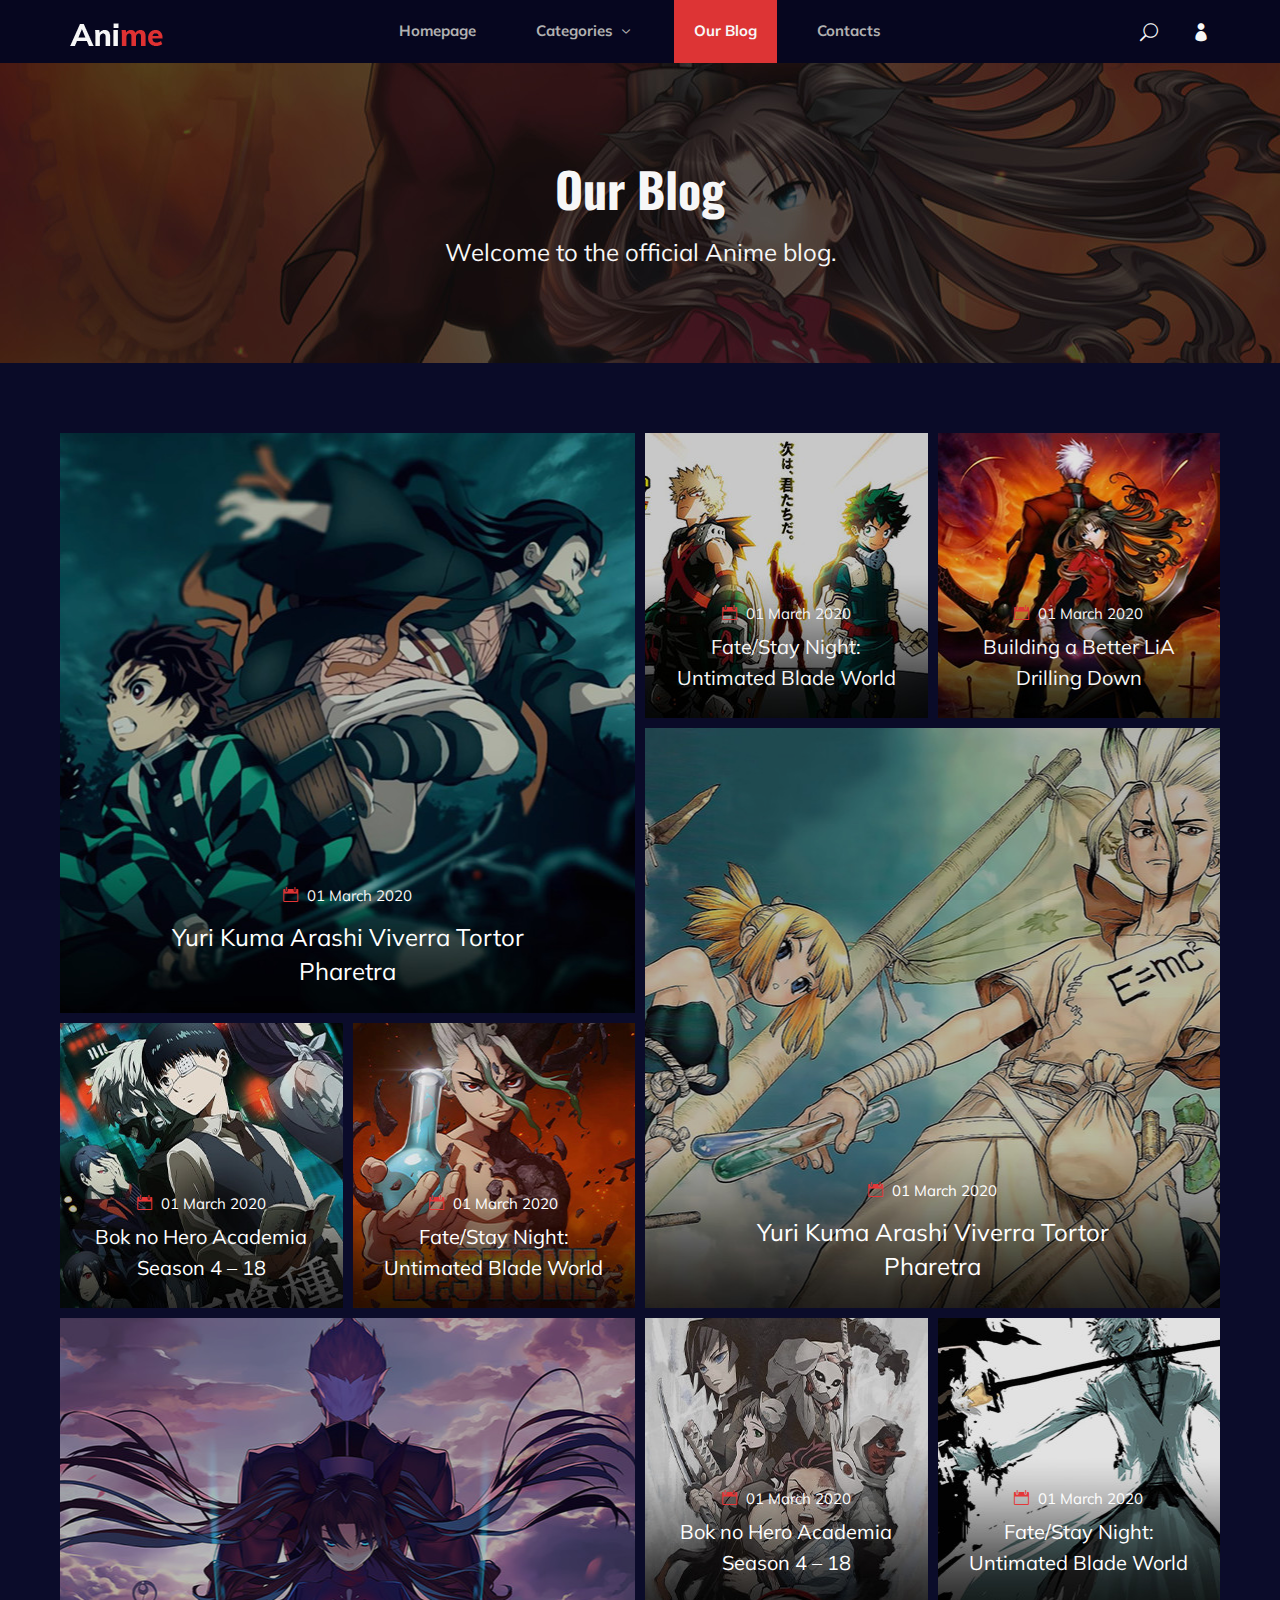
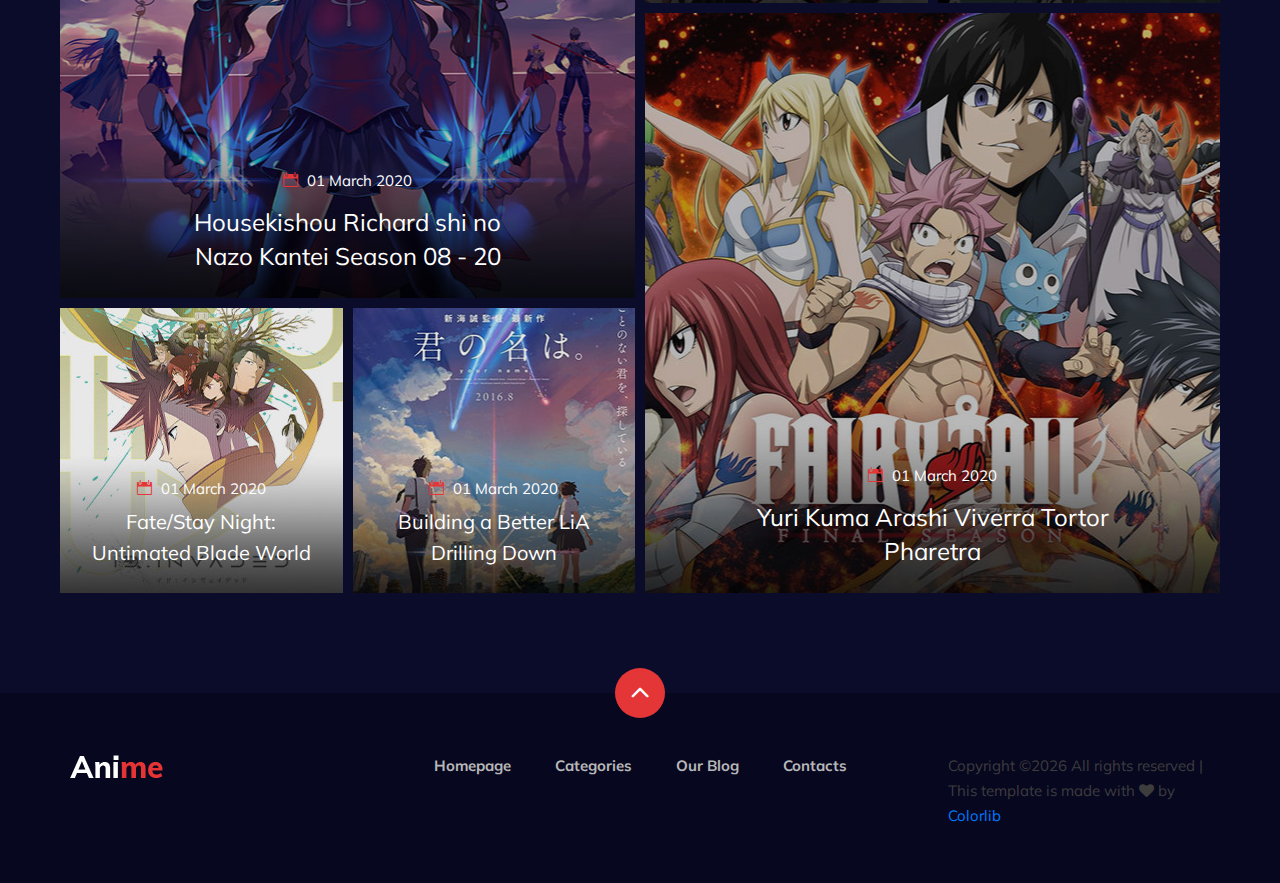
<file: anime-main/blog.html>
<!DOCTYPE html>
<html lang="zxx">

<head>
    <meta charset="UTF-8">
    <meta name="description" content="Anime Template">
    <meta name="keywords" content="Anime, unica, creative, html">
    <meta name="viewport" content="width=device-width, initial-scale=1.0">
    <meta http-equiv="X-UA-Compatible" content="ie=edge">
    <title>Anime | Template</title>

    <!-- Google Font -->
    <link href="https://fonts.googleapis.com/css2?family=Oswald:wght@300;400;500;600;700&display=swap" rel="stylesheet">
    <link href="https://fonts.googleapis.com/css2?family=Mulish:wght@300;400;500;600;700;800;900&display=swap"
    rel="stylesheet">

    <!-- Css Styles -->
    <link rel="stylesheet" href="css/bootstrap.min.css" type="text/css">
    <link rel="stylesheet" href="css/font-awesome.min.css" type="text/css">
    <link rel="stylesheet" href="css/elegant-icons.css" type="text/css">
    <link rel="stylesheet" href="css/plyr.css" type="text/css">
    <link rel="stylesheet" href="css/nice-select.css" type="text/css">
    <link rel="stylesheet" href="css/owl.carousel.min.css" type="text/css">
    <link rel="stylesheet" href="css/slicknav.min.css" type="text/css">
    <link rel="stylesheet" href="css/style.css" type="text/css">
</head>

<body>
    <!-- Page Preloder -->
    <div id="preloder">
        <div class="loader"></div>
    </div>

    <!-- Header Section Begin -->
    <header class="header">
        <div class="container">
            <div class="row">
                <div class="col-lg-2">
                    <div class="header__logo">
                        <a href="./index.html">
                            <img src="img/logo.png" alt="">
                        </a>
                    </div>
                </div>
                <div class="col-lg-8">
                    <div class="header__nav">
                        <nav class="header__menu mobile-menu">
                            <ul>
                                <li><a href="./index.html">Homepage</a></li>
                                <li><a href="./categories.html">Categories <span class="arrow_carrot-down"></span></a>
                                    <ul class="dropdown">
                                        <li><a href="./categories.html">Categories</a></li>
                                        <li><a href="./anime-details.html">Anime Details</a></li>
                                        <li><a href="./anime-watching.html">Anime Watching</a></li>
                                        <li><a href="./blog-details.html">Blog Details</a></li>
                                        <li><a href="./signup.html">Sign Up</a></li>
                                        <li><a href="./login.html">Login</a></li>
                                    </ul>
                                </li>
                                <li class="active"><a href="./blog.html">Our Blog</a></li>
                                <li><a href="#">Contacts</a></li>
                            </ul>
                        </nav>
                    </div>
                </div>
                <div class="col-lg-2">
                    <div class="header__right">
                        <a href="#" class="search-switch"><span class="icon_search"></span></a>
                        <a href="./login.html"><span class="icon_profile"></span></a>
                    </div>
                </div>
            </div>
            <div id="mobile-menu-wrap"></div>
        </div>
    </header>
    <!-- Header End -->

    <!-- Normal Breadcrumb Begin -->
    <section class="normal-breadcrumb set-bg" data-setbg="img/normal-breadcrumb.jpg">
        <div class="container">
            <div class="row">
                <div class="col-lg-12 text-center">
                    <div class="normal__breadcrumb__text">
                        <h2>Our Blog</h2>
                        <p>Welcome to the official Anime blog.</p>
                    </div>
                </div>
            </div>
        </div>
    </section>
    <!-- Normal Breadcrumb End -->

    <!-- Blog Section Begin -->
    <section class="blog spad">
        <div class="container">
            <div class="row">
                <div class="col-lg-6">
                    <div class="row">
                        <div class="col-lg-12">
                            <div class="blog__item set-bg" data-setbg="img/blog/blog-1.jpg">
                                <div class="blog__item__text">
                                    <p><span class="icon_calendar"></span> 01 March 2020</p>
                                    <h4><a href="#">Yuri Kuma Arashi Viverra Tortor Pharetra</a></h4>
                                </div>
                            </div>
                        </div>
                        <div class="col-lg-6 col-md-6 col-sm-6">
                            <div class="blog__item small__item set-bg" data-setbg="img/blog/blog-4.jpg">
                                <div class="blog__item__text">
                                    <p><span class="icon_calendar"></span> 01 March 2020</p>
                                    <h4><a href="#">Bok no Hero Academia Season 4 – 18</a></h4>
                                </div>
                            </div>
                        </div>
                        <div class="col-lg-6 col-md-6 col-sm-6">
                            <div class="blog__item small__item set-bg" data-setbg="img/blog/blog-5.jpg">
                                <div class="blog__item__text">
                                    <p><span class="icon_calendar"></span> 01 March 2020</p>
                                    <h4><a href="#">Fate/Stay Night: Untimated Blade World</a></h4>
                                </div>
                            </div>
                        </div>
                        <div class="col-lg-12">
                            <div class="blog__item set-bg" data-setbg="img/blog/blog-7.jpg">
                                <div class="blog__item__text">
                                    <p><span class="icon_calendar"></span> 01 March 2020</p>
                                    <h4><a href="#">Housekishou Richard shi no Nazo Kantei Season 08 - 20</a></h4>
                                </div>
                            </div>
                        </div>
                        <div class="col-lg-6 col-md-6 col-sm-6">
                            <div class="blog__item small__item set-bg" data-setbg="img/blog/blog-10.jpg">
                                <div class="blog__item__text">
                                    <p><span class="icon_calendar"></span> 01 March 2020</p>
                                    <h4><a href="#">Fate/Stay Night: Untimated Blade World</a></h4>
                                </div>
                            </div>
                        </div>
                        <div class="col-lg-6 col-md-6 col-sm-6">
                            <div class="blog__item small__item set-bg" data-setbg="img/blog/blog-11.jpg">
                                <div class="blog__item__text">
                                    <p><span class="icon_calendar"></span> 01 March 2020</p>
                                    <h4><a href="#">Building a Better LiA Drilling Down</a></h4>
                                </div>
                            </div>
                        </div>
                    </div>
                </div>
                <div class="col-lg-6">
                    <div class="row">
                        <div class="col-lg-6 col-md-6 col-sm-6">
                            <div class="blog__item small__item set-bg" data-setbg="img/blog/blog-2.jpg">
                                <div class="blog__item__text">
                                    <p><span class="icon_calendar"></span> 01 March 2020</p>
                                    <h4><a href="#">Fate/Stay Night: Untimated Blade World</a></h4>
                                </div>
                            </div>
                        </div>
                        <div class="col-lg-6 col-md-6 col-sm-6">
                            <div class="blog__item small__item set-bg" data-setbg="img/blog/blog-3.jpg">
                                <div class="blog__item__text">
                                    <p><span class="icon_calendar"></span> 01 March 2020</p>
                                    <h4><a href="#">Building a Better LiA Drilling Down</a></h4>
                                </div>
                            </div>
                        </div>
                        <div class="col-lg-12">
                            <div class="blog__item set-bg" data-setbg="img/blog/blog-6.jpg">
                                <div class="blog__item__text">
                                    <p><span class="icon_calendar"></span> 01 March 2020</p>
                                    <h4><a href="#">Yuri Kuma Arashi Viverra Tortor Pharetra</a></h4>
                                </div>
                            </div>
                        </div>
                        <div class="col-lg-6 col-md-6 col-sm-6">
                            <div class="blog__item small__item set-bg" data-setbg="img/blog/blog-8.jpg">
                                <div class="blog__item__text">
                                    <p><span class="icon_calendar"></span> 01 March 2020</p>
                                    <h4><a href="#">Bok no Hero Academia Season 4 – 18</a></h4>
                                </div>
                            </div>
                        </div>
                        <div class="col-lg-6 col-md-6 col-sm-6">
                            <div class="blog__item small__item set-bg" data-setbg="img/blog/blog-9.jpg">
                                <div class="blog__item__text">
                                    <p><span class="icon_calendar"></span> 01 March 2020</p>
                                    <h4><a href="#">Fate/Stay Night: Untimated Blade World</a></h4>
                                </div>
                            </div>
                        </div>
                        <div class="col-lg-12">
                            <div class="blog__item set-bg" data-setbg="img/blog/blog-12.jpg">
                                <div class="blog__item__text">
                                    <p><span class="icon_calendar"></span> 01 March 2020</p>
                                    <h4><a href="#">Yuri Kuma Arashi Viverra Tortor Pharetra</a></h4>
                                </div>
                            </div>
                        </div>
                    </div>
                </div>
            </div>
        </div>
    </section>
    <!-- Blog Section End -->

    <!-- Footer Section Begin -->
    <footer class="footer">
        <div class="page-up">
            <a href="#" id="scrollToTopButton"><span class="arrow_carrot-up"></span></a>
        </div>
        <div class="container">
            <div class="row">
                <div class="col-lg-3">
                    <div class="footer__logo">
                        <a href="./index.html"><img src="img/logo.png" alt=""></a>
                    </div>
                </div>
                <div class="col-lg-6">
                    <div class="footer__nav">
                        <ul>
                            <li class="active"><a href="./index.html">Homepage</a></li>
                            <li><a href="./categories.html">Categories</a></li>
                            <li><a href="./blog.html">Our Blog</a></li>
                            <li><a href="#">Contacts</a></li>
                        </ul>
                    </div>
                </div>
                <div class="col-lg-3">
                    <p><!-- Link back to Colorlib can't be removed. Template is licensed under CC BY 3.0. -->
                      Copyright &copy;<script>document.write(new Date().getFullYear());</script> All rights reserved | This template is made with <i class="fa fa-heart" aria-hidden="true"></i> by <a href="https://colorlib.com" target="_blank">Colorlib</a>
                      <!-- Link back to Colorlib can't be removed. Template is licensed under CC BY 3.0. --></p>

                  </div>
              </div>
          </div>
      </footer>
      <!-- Footer Section End -->

      <!-- Search model Begin -->
      <div class="search-model">
        <div class="h-100 d-flex align-items-center justify-content-center">
            <div class="search-close-switch"><i class="icon_close"></i></div>
            <form class="search-model-form">
                <input type="text" id="search-input" placeholder="Search here.....">
            </form>
        </div>
    </div>
    <!-- Search model end -->

    <!-- Js Plugins -->
    <script src="js/jquery-3.3.1.min.js"></script>
    <script src="js/bootstrap.min.js"></script>
    <script src="js/player.js"></script>
    <script src="js/jquery.nice-select.min.js"></script>
    <script src="js/mixitup.min.js"></script>
    <script src="js/jquery.slicknav.js"></script>
    <script src="js/owl.carousel.min.js"></script>
    <script src="js/main.js"></script>

</body>

</html>
</file>
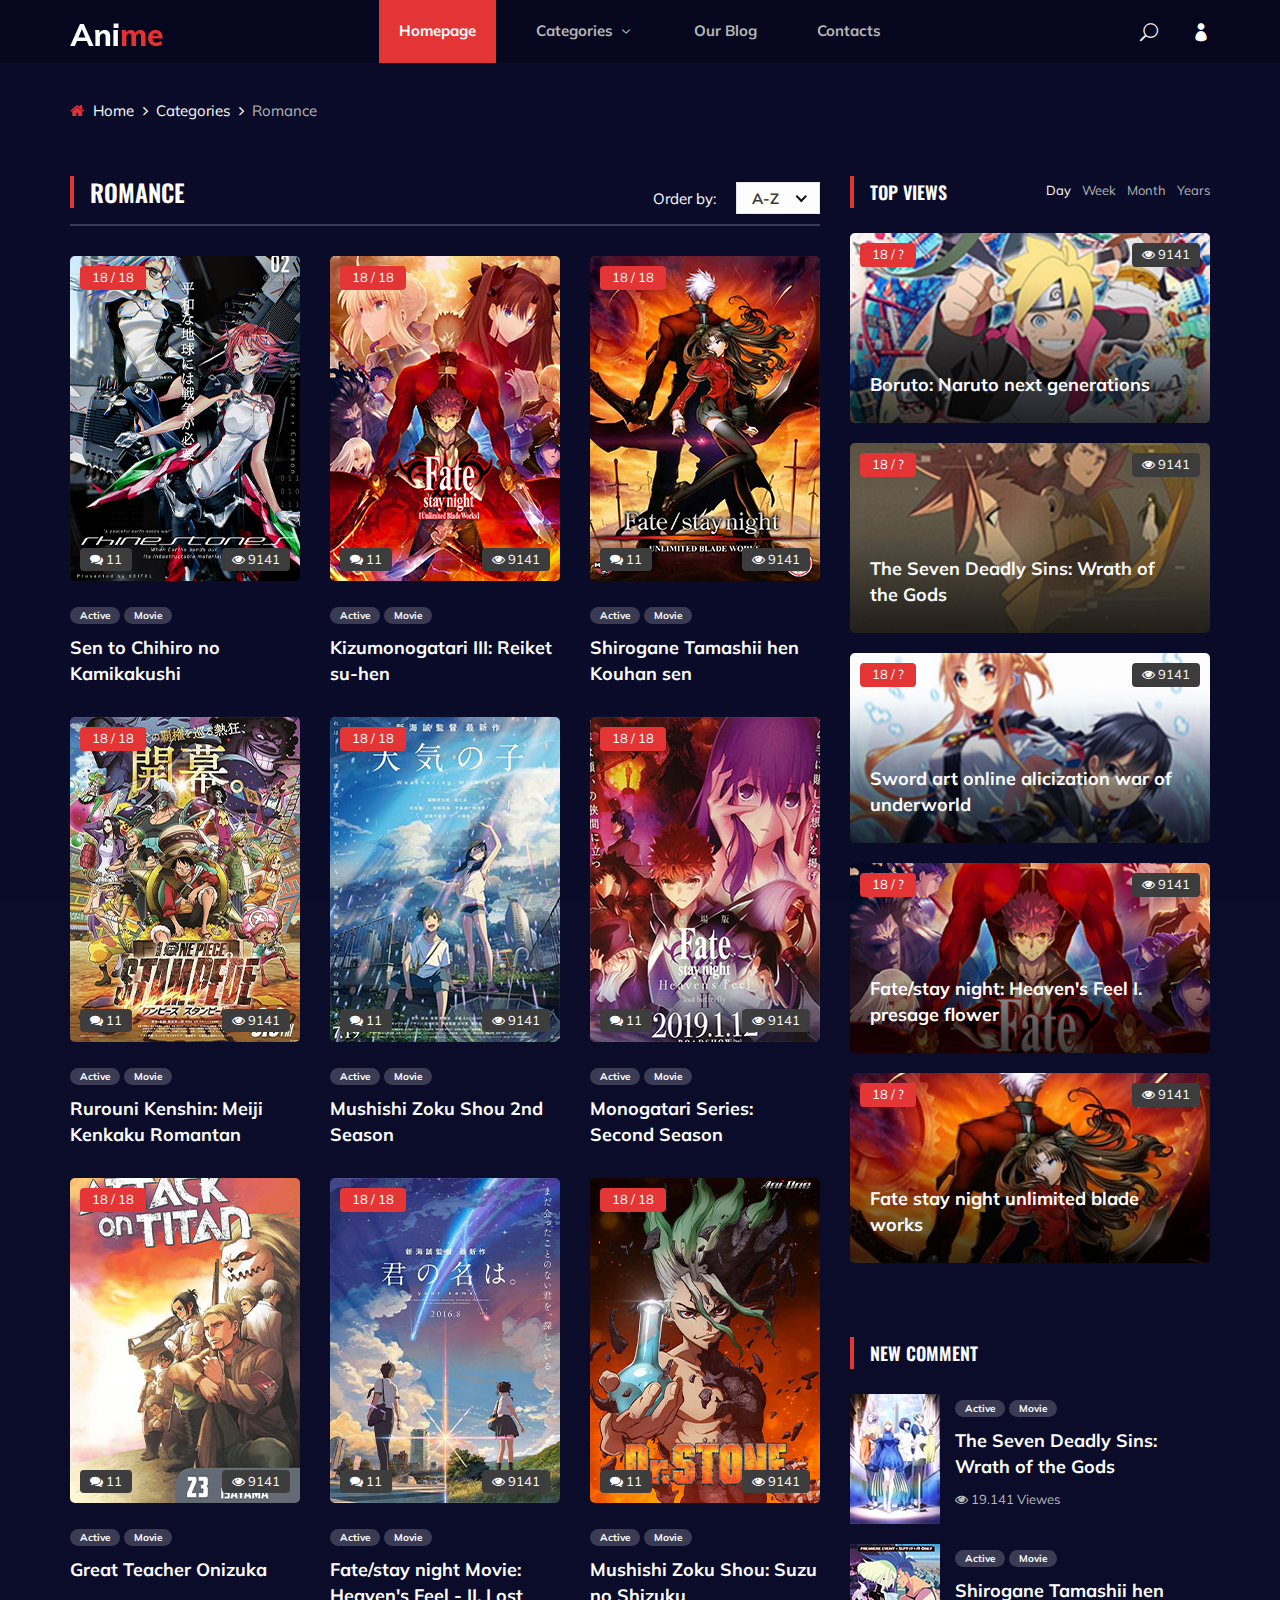
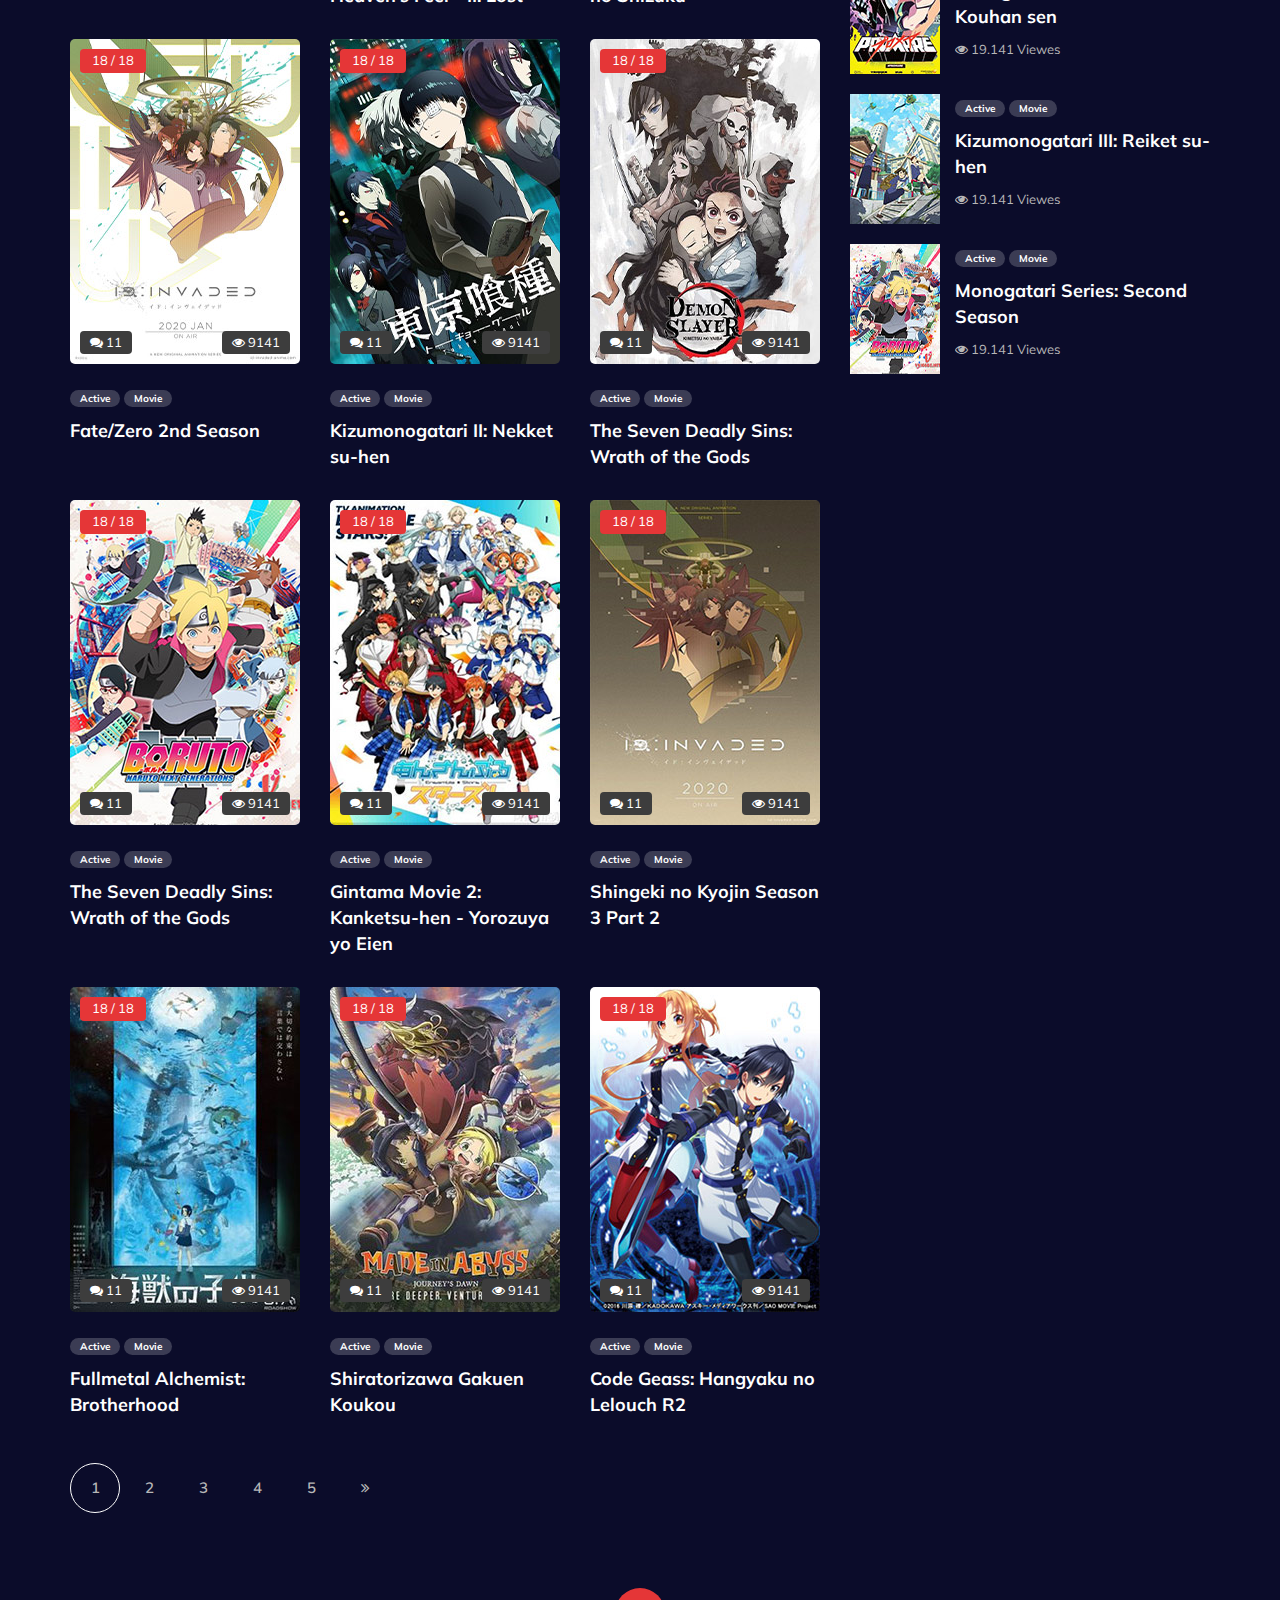
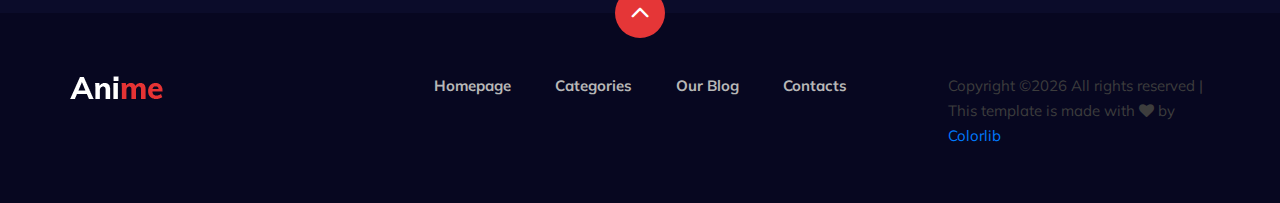
<file: anime-main/categories.html>
<!DOCTYPE html>
<html lang="zxx">

<head>
    <meta charset="UTF-8">
    <meta name="description" content="Anime Template">
    <meta name="keywords" content="Anime, unica, creative, html">
    <meta name="viewport" content="width=device-width, initial-scale=1.0">
    <meta http-equiv="X-UA-Compatible" content="ie=edge">
    <title>Anime | Template</title>

    <!-- Google Font -->
    <link href="https://fonts.googleapis.com/css2?family=Oswald:wght@300;400;500;600;700&display=swap" rel="stylesheet">
    <link href="https://fonts.googleapis.com/css2?family=Mulish:wght@300;400;500;600;700;800;900&display=swap"
    rel="stylesheet">

    <!-- Css Styles -->
    <link rel="stylesheet" href="css/bootstrap.min.css" type="text/css">
    <link rel="stylesheet" href="css/font-awesome.min.css" type="text/css">
    <link rel="stylesheet" href="css/elegant-icons.css" type="text/css">
    <link rel="stylesheet" href="css/plyr.css" type="text/css">
    <link rel="stylesheet" href="css/nice-select.css" type="text/css">
    <link rel="stylesheet" href="css/owl.carousel.min.css" type="text/css">
    <link rel="stylesheet" href="css/slicknav.min.css" type="text/css">
    <link rel="stylesheet" href="css/style.css" type="text/css">
</head>

<body>
    <!-- Page Preloder -->
    <div id="preloder">
        <div class="loader"></div>
    </div>

    <!-- Header Section Begin -->
    <header class="header">
        <div class="container">
            <div class="row">
                <div class="col-lg-2">
                    <div class="header__logo">
                        <a href="./index.html">
                            <img src="img/logo.png" alt="">
                        </a>
                    </div>
                </div>
                <div class="col-lg-8">
                    <div class="header__nav">
                        <nav class="header__menu mobile-menu">
                            <ul>
                                <li class="active"><a href="./index.html">Homepage</a></li>
                                <li><a href="./categories.html">Categories <span class="arrow_carrot-down"></span></a>
                                    <ul class="dropdown">
                                        <li><a href="./categories.html">Categories</a></li>
                                        <li><a href="./anime-details.html">Anime Details</a></li>
                                        <li><a href="./anime-watching.html">Anime Watching</a></li>
                                        <li><a href="./blog-details.html">Blog Details</a></li>
                                        <li><a href="./signup.html">Sign Up</a></li>
                                        <li><a href="./login.html">Login</a></li>
                                    </ul>
                                </li>
                                <li><a href="./blog.html">Our Blog</a></li>
                                <li><a href="#">Contacts</a></li>
                            </ul>
                        </nav>
                    </div>
                </div>
                <div class="col-lg-2">
                    <div class="header__right">
                        <a href="#" class="search-switch"><span class="icon_search"></span></a>
                        <a href="./login.html"><span class="icon_profile"></span></a>
                    </div>
                </div>
            </div>
            <div id="mobile-menu-wrap"></div>
        </div>
    </header>
    <!-- Header End -->

    <!-- Breadcrumb Begin -->
    <div class="breadcrumb-option">
        <div class="container">
            <div class="row">
                <div class="col-lg-12">
                    <div class="breadcrumb__links">
                        <a href="./index.html"><i class="fa fa-home"></i> Home</a>
                        <a href="./categories.html">Categories</a>
                        <span>Romance</span>
                    </div>
                </div>
            </div>
        </div>
    </div>
    <!-- Breadcrumb End -->

    <!-- Product Section Begin -->
    <section class="product-page spad">
        <div class="container">
            <div class="row">
                <div class="col-lg-8">
                    <div class="product__page__content">
                        <div class="product__page__title">
                            <div class="row">
                                <div class="col-lg-8 col-md-8 col-sm-6">
                                    <div class="section-title">
                                        <h4>Romance</h4>
                                    </div>
                                </div>
                                <div class="col-lg-4 col-md-4 col-sm-6">
                                    <div class="product__page__filter">
                                        <p>Order by:</p>
                                        <select>
                                            <option value="">A-Z</option>
                                            <option value="">1-10</option>
                                            <option value="">10-50</option>
                                        </select>
                                    </div>
                                </div>
                            </div>
                        </div>
                        <div class="row">
                            <div class="col-lg-4 col-md-6 col-sm-6">
                                <div class="product__item">
                                    <div class="product__item__pic set-bg" data-setbg="img/popular/popular-1.jpg">
                                        <div class="ep">18 / 18</div>
                                        <div class="comment"><i class="fa fa-comments"></i> 11</div>
                                        <div class="view"><i class="fa fa-eye"></i> 9141</div>
                                    </div>
                                    <div class="product__item__text">
                                        <ul>
                                            <li>Active</li>
                                            <li>Movie</li>
                                        </ul>
                                        <h5><a href="#">Sen to Chihiro no Kamikakushi</a></h5>
                                    </div>
                                </div>
                            </div>
                            <div class="col-lg-4 col-md-6 col-sm-6">
                                <div class="product__item">
                                    <div class="product__item__pic set-bg" data-setbg="img/popular/popular-2.jpg">
                                        <div class="ep">18 / 18</div>
                                        <div class="comment"><i class="fa fa-comments"></i> 11</div>
                                        <div class="view"><i class="fa fa-eye"></i> 9141</div>
                                    </div>
                                    <div class="product__item__text">
                                        <ul>
                                            <li>Active</li>
                                            <li>Movie</li>
                                        </ul>
                                        <h5><a href="#">Kizumonogatari III: Reiket su-hen</a></h5>
                                    </div>
                                </div>
                            </div>
                            <div class="col-lg-4 col-md-6 col-sm-6">
                                <div class="product__item">
                                    <div class="product__item__pic set-bg" data-setbg="img/popular/popular-3.jpg">
                                        <div class="ep">18 / 18</div>
                                        <div class="comment"><i class="fa fa-comments"></i> 11</div>
                                        <div class="view"><i class="fa fa-eye"></i> 9141</div>
                                    </div>
                                    <div class="product__item__text">
                                        <ul>
                                            <li>Active</li>
                                            <li>Movie</li>
                                        </ul>
                                        <h5><a href="#">Shirogane Tamashii hen Kouhan sen</a></h5>
                                    </div>
                                </div>
                            </div>
                            <div class="col-lg-4 col-md-6 col-sm-6">
                                <div class="product__item">
                                    <div class="product__item__pic set-bg" data-setbg="img/popular/popular-4.jpg">
                                        <div class="ep">18 / 18</div>
                                        <div class="comment"><i class="fa fa-comments"></i> 11</div>
                                        <div class="view"><i class="fa fa-eye"></i> 9141</div>
                                    </div>
                                    <div class="product__item__text">
                                        <ul>
                                            <li>Active</li>
                                            <li>Movie</li>
                                        </ul>
                                        <h5><a href="#">Rurouni Kenshin: Meiji Kenkaku Romantan</a></h5>
                                    </div>
                                </div>
                            </div>
                            <div class="col-lg-4 col-md-6 col-sm-6">
                                <div class="product__item">
                                    <div class="product__item__pic set-bg" data-setbg="img/popular/popular-5.jpg">
                                        <div class="ep">18 / 18</div>
                                        <div class="comment"><i class="fa fa-comments"></i> 11</div>
                                        <div class="view"><i class="fa fa-eye"></i> 9141</div>
                                    </div>
                                    <div class="product__item__text">
                                        <ul>
                                            <li>Active</li>
                                            <li>Movie</li>
                                        </ul>
                                        <h5><a href="#">Mushishi Zoku Shou 2nd Season</a></h5>
                                    </div>
                                </div>
                            </div>
                            <div class="col-lg-4 col-md-6 col-sm-6">
                                <div class="product__item">
                                    <div class="product__item__pic set-bg" data-setbg="img/popular/popular-6.jpg">
                                        <div class="ep">18 / 18</div>
                                        <div class="comment"><i class="fa fa-comments"></i> 11</div>
                                        <div class="view"><i class="fa fa-eye"></i> 9141</div>
                                    </div>
                                    <div class="product__item__text">
                                        <ul>
                                            <li>Active</li>
                                            <li>Movie</li>
                                        </ul>
                                        <h5><a href="#">Monogatari Series: Second Season</a></h5>
                                    </div>
                                </div>
                            </div>
                            <div class="col-lg-4 col-md-6 col-sm-6">
                                <div class="product__item">
                                    <div class="product__item__pic set-bg" data-setbg="img/recent/recent-1.jpg">
                                        <div class="ep">18 / 18</div>
                                        <div class="comment"><i class="fa fa-comments"></i> 11</div>
                                        <div class="view"><i class="fa fa-eye"></i> 9141</div>
                                    </div>
                                    <div class="product__item__text">
                                        <ul>
                                            <li>Active</li>
                                            <li>Movie</li>
                                        </ul>
                                        <h5><a href="#">Great Teacher Onizuka</a></h5>
                                    </div>
                                </div>
                            </div>
                            <div class="col-lg-4 col-md-6 col-sm-6">
                                <div class="product__item">
                                    <div class="product__item__pic set-bg" data-setbg="img/recent/recent-2.jpg">
                                        <div class="ep">18 / 18</div>
                                        <div class="comment"><i class="fa fa-comments"></i> 11</div>
                                        <div class="view"><i class="fa fa-eye"></i> 9141</div>
                                    </div>
                                    <div class="product__item__text">
                                        <ul>
                                            <li>Active</li>
                                            <li>Movie</li>
                                        </ul>
                                        <h5><a href="#">Fate/stay night Movie: Heaven's Feel - II. Lost</a></h5>
                                    </div>
                                </div>
                            </div>
                            <div class="col-lg-4 col-md-6 col-sm-6">
                                <div class="product__item">
                                    <div class="product__item__pic set-bg" data-setbg="img/recent/recent-3.jpg">
                                        <div class="ep">18 / 18</div>
                                        <div class="comment"><i class="fa fa-comments"></i> 11</div>
                                        <div class="view"><i class="fa fa-eye"></i> 9141</div>
                                    </div>
                                    <div class="product__item__text">
                                        <ul>
                                            <li>Active</li>
                                            <li>Movie</li>
                                        </ul>
                                        <h5><a href="#">Mushishi Zoku Shou: Suzu no Shizuku</a></h5>
                                    </div>
                                </div>
                            </div>
                            <div class="col-lg-4 col-md-6 col-sm-6">
                                <div class="product__item">
                                    <div class="product__item__pic set-bg" data-setbg="img/recent/recent-4.jpg">
                                        <div class="ep">18 / 18</div>
                                        <div class="comment"><i class="fa fa-comments"></i> 11</div>
                                        <div class="view"><i class="fa fa-eye"></i> 9141</div>
                                    </div>
                                    <div class="product__item__text">
                                        <ul>
                                            <li>Active</li>
                                            <li>Movie</li>
                                        </ul>
                                        <h5><a href="#">Fate/Zero 2nd Season</a></h5>
                                    </div>
                                </div>
                            </div>
                            <div class="col-lg-4 col-md-6 col-sm-6">
                                <div class="product__item">
                                    <div class="product__item__pic set-bg" data-setbg="img/recent/recent-5.jpg">
                                        <div class="ep">18 / 18</div>
                                        <div class="comment"><i class="fa fa-comments"></i> 11</div>
                                        <div class="view"><i class="fa fa-eye"></i> 9141</div>
                                    </div>
                                    <div class="product__item__text">
                                        <ul>
                                            <li>Active</li>
                                            <li>Movie</li>
                                        </ul>
                                        <h5><a href="#">Kizumonogatari II: Nekket su-hen</a></h5>
                                    </div>
                                </div>
                            </div>
                            <div class="col-lg-4 col-md-6 col-sm-6">
                                <div class="product__item">
                                    <div class="product__item__pic set-bg" data-setbg="img/recent/recent-6.jpg">
                                        <div class="ep">18 / 18</div>
                                        <div class="comment"><i class="fa fa-comments"></i> 11</div>
                                        <div class="view"><i class="fa fa-eye"></i> 9141</div>
                                    </div>
                                    <div class="product__item__text">
                                        <ul>
                                            <li>Active</li>
                                            <li>Movie</li>
                                        </ul>
                                        <h5><a href="#">The Seven Deadly Sins: Wrath of the Gods</a></h5>
                                    </div>
                                </div>
                            </div>
                            <div class="col-lg-4 col-md-6 col-sm-6">
                                <div class="product__item">
                                    <div class="product__item__pic set-bg" data-setbg="img/trending/trend-1.jpg">
                                        <div class="ep">18 / 18</div>
                                        <div class="comment"><i class="fa fa-comments"></i> 11</div>
                                        <div class="view"><i class="fa fa-eye"></i> 9141</div>
                                    </div>
                                    <div class="product__item__text">
                                        <ul>
                                            <li>Active</li>
                                            <li>Movie</li>
                                        </ul>
                                        <h5><a href="#">The Seven Deadly Sins: Wrath of the Gods</a></h5>
                                    </div>
                                </div>
                            </div>
                            <div class="col-lg-4 col-md-6 col-sm-6">
                                <div class="product__item">
                                    <div class="product__item__pic set-bg" data-setbg="img/trending/trend-2.jpg">
                                        <div class="ep">18 / 18</div>
                                        <div class="comment"><i class="fa fa-comments"></i> 11</div>
                                        <div class="view"><i class="fa fa-eye"></i> 9141</div>
                                    </div>
                                    <div class="product__item__text">
                                        <ul>
                                            <li>Active</li>
                                            <li>Movie</li>
                                        </ul>
                                        <h5><a href="#">Gintama Movie 2: Kanketsu-hen - Yorozuya yo Eien</a></h5>
                                    </div>
                                </div>
                            </div>
                            <div class="col-lg-4 col-md-6 col-sm-6">
                                <div class="product__item">
                                    <div class="product__item__pic set-bg" data-setbg="img/trending/trend-3.jpg">
                                        <div class="ep">18 / 18</div>
                                        <div class="comment"><i class="fa fa-comments"></i> 11</div>
                                        <div class="view"><i class="fa fa-eye"></i> 9141</div>
                                    </div>
                                    <div class="product__item__text">
                                        <ul>
                                            <li>Active</li>
                                            <li>Movie</li>
                                        </ul>
                                        <h5><a href="#">Shingeki no Kyojin Season 3 Part 2</a></h5>
                                    </div>
                                </div>
                            </div>
                            <div class="col-lg-4 col-md-6 col-sm-6">
                                <div class="product__item">
                                    <div class="product__item__pic set-bg" data-setbg="img/trending/trend-4.jpg">
                                        <div class="ep">18 / 18</div>
                                        <div class="comment"><i class="fa fa-comments"></i> 11</div>
                                        <div class="view"><i class="fa fa-eye"></i> 9141</div>
                                    </div>
                                    <div class="product__item__text">
                                        <ul>
                                            <li>Active</li>
                                            <li>Movie</li>
                                        </ul>
                                        <h5><a href="#">Fullmetal Alchemist: Brotherhood</a></h5>
                                    </div>
                                </div>
                            </div>
                            <div class="col-lg-4 col-md-6 col-sm-6">
                                <div class="product__item">
                                    <div class="product__item__pic set-bg" data-setbg="img/trending/trend-5.jpg">
                                        <div class="ep">18 / 18</div>
                                        <div class="comment"><i class="fa fa-comments"></i> 11</div>
                                        <div class="view"><i class="fa fa-eye"></i> 9141</div>
                                    </div>
                                    <div class="product__item__text">
                                        <ul>
                                            <li>Active</li>
                                            <li>Movie</li>
                                        </ul>
                                        <h5><a href="#">Shiratorizawa Gakuen Koukou</a></h5>
                                    </div>
                                </div>
                            </div>
                            <div class="col-lg-4 col-md-6 col-sm-6">
                                <div class="product__item">
                                    <div class="product__item__pic set-bg" data-setbg="img/trending/trend-6.jpg">
                                        <div class="ep">18 / 18</div>
                                        <div class="comment"><i class="fa fa-comments"></i> 11</div>
                                        <div class="view"><i class="fa fa-eye"></i> 9141</div>
                                    </div>
                                    <div class="product__item__text">
                                        <ul>
                                            <li>Active</li>
                                            <li>Movie</li>
                                        </ul>
                                        <h5><a href="#">Code Geass: Hangyaku no Lelouch R2</a></h5>
                                    </div>
                                </div>
                            </div>
                        </div>
                    </div>
                    <div class="product__pagination">
                        <a href="#" class="current-page">1</a>
                        <a href="#">2</a>
                        <a href="#">3</a>
                        <a href="#">4</a>
                        <a href="#">5</a>
                        <a href="#"><i class="fa fa-angle-double-right"></i></a>
                    </div>
                </div>
                <div class="col-lg-4 col-md-6 col-sm-8">
                    <div class="product__sidebar">
                        <div class="product__sidebar__view">
                            <div class="section-title">
                                <h5>Top Views</h5>
                            </div>
                            <ul class="filter__controls">
                                <li class="active" data-filter="*">Day</li>
                                <li data-filter=".week">Week</li>
                                <li data-filter=".month">Month</li>
                                <li data-filter=".years">Years</li>
                            </ul>
                            <div class="filter__gallery">
                                <div class="product__sidebar__view__item set-bg mix day years"
                                data-setbg="img/sidebar/tv-1.jpg">
                                <div class="ep">18 / ?</div>
                                <div class="view"><i class="fa fa-eye"></i> 9141</div>
                                <h5><a href="#">Boruto: Naruto next generations</a></h5>
                            </div>
                            <div class="product__sidebar__view__item set-bg mix month week"
                            data-setbg="img/sidebar/tv-2.jpg">
                            <div class="ep">18 / ?</div>
                            <div class="view"><i class="fa fa-eye"></i> 9141</div>
                            <h5><a href="#">The Seven Deadly Sins: Wrath of the Gods</a></h5>
                        </div>
                        <div class="product__sidebar__view__item set-bg mix week years"
                        data-setbg="img/sidebar/tv-3.jpg">
                        <div class="ep">18 / ?</div>
                        <div class="view"><i class="fa fa-eye"></i> 9141</div>
                        <h5><a href="#">Sword art online alicization war of underworld</a></h5>
                    </div>
                    <div class="product__sidebar__view__item set-bg mix years month"
                    data-setbg="img/sidebar/tv-4.jpg">
                    <div class="ep">18 / ?</div>
                    <div class="view"><i class="fa fa-eye"></i> 9141</div>
                    <h5><a href="#">Fate/stay night: Heaven's Feel I. presage flower</a></h5>
                </div>
                <div class="product__sidebar__view__item set-bg mix day"
                data-setbg="img/sidebar/tv-5.jpg">
                <div class="ep">18 / ?</div>
                <div class="view"><i class="fa fa-eye"></i> 9141</div>
                <h5><a href="#">Fate stay night unlimited blade works</a></h5>
            </div>
        </div>
    </div>
    <div class="product__sidebar__comment">
        <div class="section-title">
            <h5>New Comment</h5>
        </div>
        <div class="product__sidebar__comment__item">
            <div class="product__sidebar__comment__item__pic">
                <img src="img/sidebar/comment-1.jpg" alt="">
            </div>
            <div class="product__sidebar__comment__item__text">
                <ul>
                    <li>Active</li>
                    <li>Movie</li>
                </ul>
                <h5><a href="#">The Seven Deadly Sins: Wrath of the Gods</a></h5>
                <span><i class="fa fa-eye"></i> 19.141 Viewes</span>
            </div>
        </div>
        <div class="product__sidebar__comment__item">
            <div class="product__sidebar__comment__item__pic">
                <img src="img/sidebar/comment-2.jpg" alt="">
            </div>
            <div class="product__sidebar__comment__item__text">
                <ul>
                    <li>Active</li>
                    <li>Movie</li>
                </ul>
                <h5><a href="#">Shirogane Tamashii hen Kouhan sen</a></h5>
                <span><i class="fa fa-eye"></i> 19.141 Viewes</span>
            </div>
        </div>
        <div class="product__sidebar__comment__item">
            <div class="product__sidebar__comment__item__pic">
                <img src="img/sidebar/comment-3.jpg" alt="">
            </div>
            <div class="product__sidebar__comment__item__text">
                <ul>
                    <li>Active</li>
                    <li>Movie</li>
                </ul>
                <h5><a href="#">Kizumonogatari III: Reiket su-hen</a></h5>
                <span><i class="fa fa-eye"></i> 19.141 Viewes</span>
            </div>
        </div>
        <div class="product__sidebar__comment__item">
            <div class="product__sidebar__comment__item__pic">
                <img src="img/sidebar/comment-4.jpg" alt="">
            </div>
            <div class="product__sidebar__comment__item__text">
                <ul>
                    <li>Active</li>
                    <li>Movie</li>
                </ul>
                <h5><a href="#">Monogatari Series: Second Season</a></h5>
                <span><i class="fa fa-eye"></i> 19.141 Viewes</span>
            </div>
        </div>
    </div>
</div>
</div>
</div>
</div>
</section>
<!-- Product Section End -->

<!-- Footer Section Begin -->
<footer class="footer">
    <div class="page-up">
        <a href="#" id="scrollToTopButton"><span class="arrow_carrot-up"></span></a>
    </div>
    <div class="container">
        <div class="row">
            <div class="col-lg-3">
                <div class="footer__logo">
                    <a href="./index.html"><img src="img/logo.png" alt=""></a>
                </div>
            </div>
            <div class="col-lg-6">
                <div class="footer__nav">
                    <ul>
                        <li class="active"><a href="./index.html">Homepage</a></li>
                        <li><a href="./categories.html">Categories</a></li>
                        <li><a href="./blog.html">Our Blog</a></li>
                        <li><a href="#">Contacts</a></li>
                    </ul>
                </div>
            </div>
            <div class="col-lg-3">
                <p><!-- Link back to Colorlib can't be removed. Template is licensed under CC BY 3.0. -->
                  Copyright &copy;<script>document.write(new Date().getFullYear());</script> All rights reserved | This template is made with <i class="fa fa-heart" aria-hidden="true"></i> by <a href="https://colorlib.com" target="_blank">Colorlib</a>
                  <!-- Link back to Colorlib can't be removed. Template is licensed under CC BY 3.0. --></p>

              </div>
          </div>
      </div>
  </footer>
  <!-- Footer Section End -->

  <!-- Search model Begin -->
  <div class="search-model">
    <div class="h-100 d-flex align-items-center justify-content-center">
        <div class="search-close-switch"><i class="icon_close"></i></div>
        <form class="search-model-form">
            <input type="text" id="search-input" placeholder="Search here.....">
        </form>
    </div>
</div>
<!-- Search model end -->

<!-- Js Plugins -->
<script src="js/jquery-3.3.1.min.js"></script>
<script src="js/bootstrap.min.js"></script>
<script src="js/player.js"></script>
<script src="js/jquery.nice-select.min.js"></script>
<script src="js/mixitup.min.js"></script>
<script src="js/jquery.slicknav.js"></script>
<script src="js/owl.carousel.min.js"></script>
<script src="js/main.js"></script>

</body>

</html>
</file>
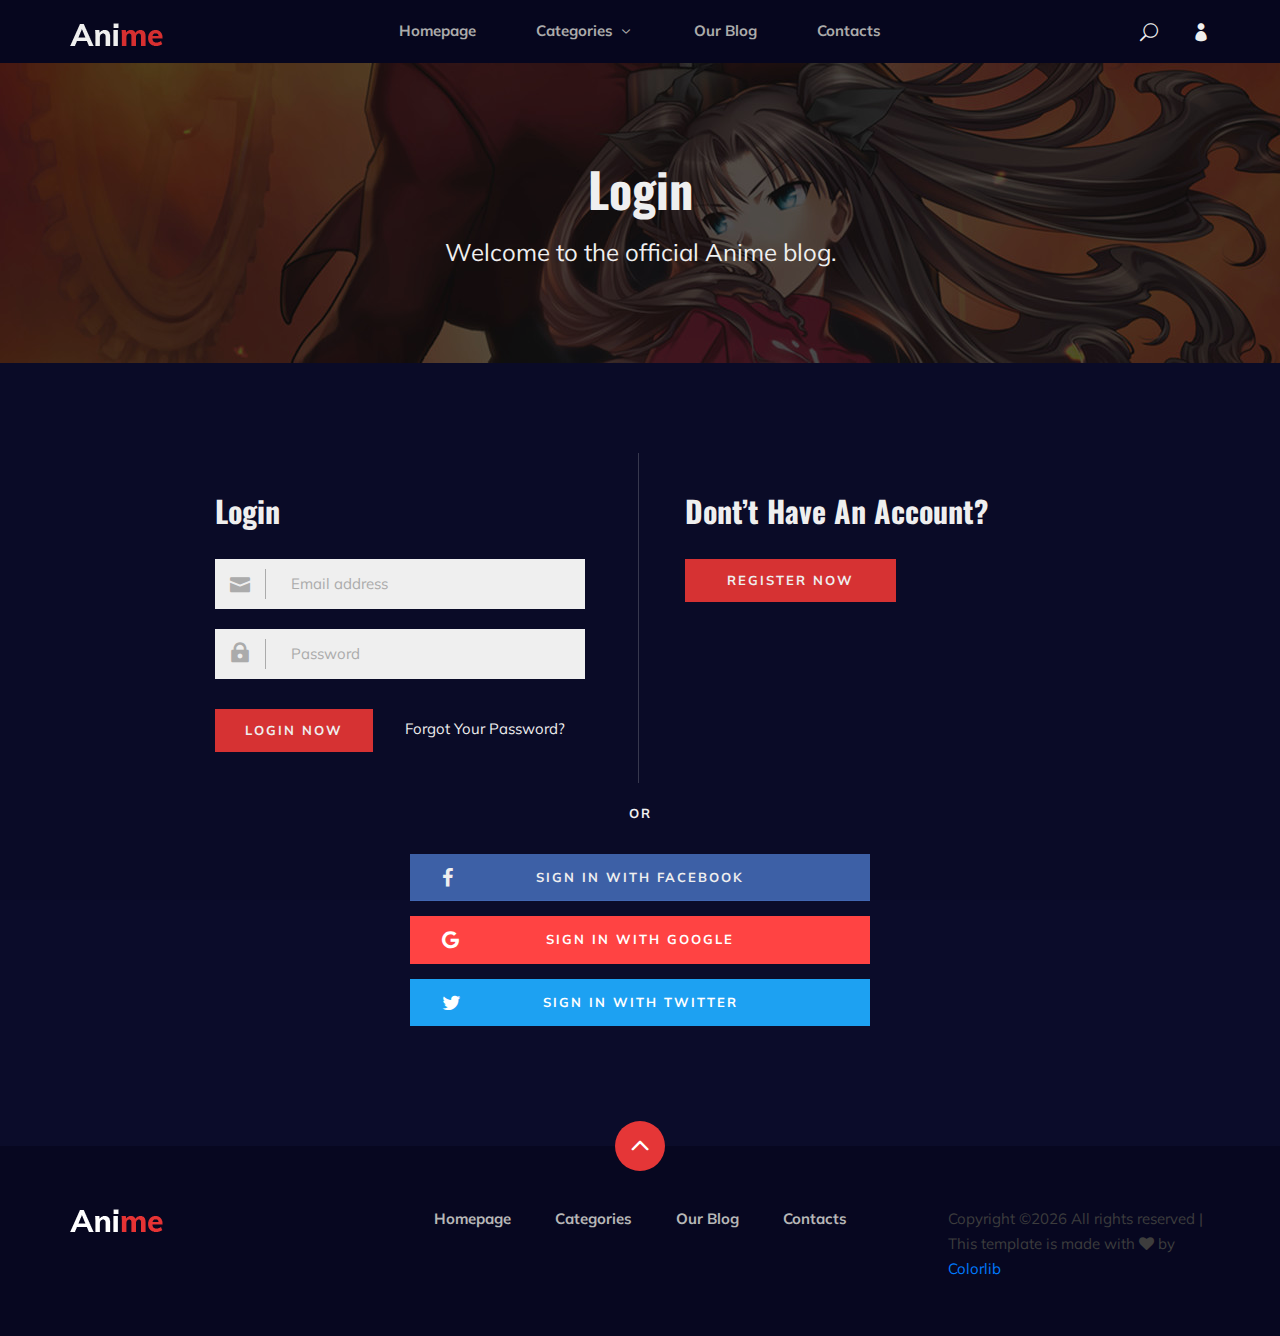
<file: anime-main/login.html>
<!DOCTYPE html>
<html lang="zxx">

<head>
    <meta charset="UTF-8">
    <meta name="description" content="Anime Template">
    <meta name="keywords" content="Anime, unica, creative, html">
    <meta name="viewport" content="width=device-width, initial-scale=1.0">
    <meta http-equiv="X-UA-Compatible" content="ie=edge">
    <title>Anime | Template</title>

    <!-- Google Font -->
    <link href="https://fonts.googleapis.com/css2?family=Oswald:wght@300;400;500;600;700&display=swap" rel="stylesheet">
    <link href="https://fonts.googleapis.com/css2?family=Mulish:wght@300;400;500;600;700;800;900&display=swap"
    rel="stylesheet">

    <!-- Css Styles -->
    <link rel="stylesheet" href="css/bootstrap.min.css" type="text/css">
    <link rel="stylesheet" href="css/font-awesome.min.css" type="text/css">
    <link rel="stylesheet" href="css/elegant-icons.css" type="text/css">
    <link rel="stylesheet" href="css/plyr.css" type="text/css">
    <link rel="stylesheet" href="css/nice-select.css" type="text/css">
    <link rel="stylesheet" href="css/owl.carousel.min.css" type="text/css">
    <link rel="stylesheet" href="css/slicknav.min.css" type="text/css">
    <link rel="stylesheet" href="css/style.css" type="text/css">
</head>

<body>
    <!-- Page Preloder -->
    <div id="preloder">
        <div class="loader"></div>
    </div>

    <!-- Header Section Begin -->
    <header class="header">
        <div class="container">
            <div class="row">
                <div class="col-lg-2">
                    <div class="header__logo">
                        <a href="./index.html">
                            <img src="img/logo.png" alt="">
                        </a>
                    </div>
                </div>
                <div class="col-lg-8">
                    <div class="header__nav">
                        <nav class="header__menu mobile-menu">
                            <ul>
                                <li><a href="./index.html">Homepage</a></li>
                                <li><a href="./categories.html">Categories <span class="arrow_carrot-down"></span></a>
                                    <ul class="dropdown">
                                        <li><a href="./categories.html">Categories</a></li>
                                        <li><a href="./anime-details.html">Anime Details</a></li>
                                        <li><a href="./anime-watching.html">Anime Watching</a></li>
                                        <li><a href="./blog-details.html">Blog Details</a></li>
                                        <li><a href="./signup.html">Sign Up</a></li>
                                        <li><a href="./login.html">Login</a></li>
                                    </ul>
                                </li>
                                <li><a href="./blog.html">Our Blog</a></li>
                                <li><a href="#">Contacts</a></li>
                            </ul>
                        </nav>
                    </div>
                </div>
                <div class="col-lg-2">
                    <div class="header__right">
                        <a href="#" class="search-switch"><span class="icon_search"></span></a>
                        <a href="./login.html"><span class="icon_profile"></span></a>
                    </div>
                </div>
            </div>
            <div id="mobile-menu-wrap"></div>
        </div>
    </header>
    <!-- Header End -->

    <!-- Normal Breadcrumb Begin -->
    <section class="normal-breadcrumb set-bg" data-setbg="img/normal-breadcrumb.jpg">
        <div class="container">
            <div class="row">
                <div class="col-lg-12 text-center">
                    <div class="normal__breadcrumb__text">
                        <h2>Login</h2>
                        <p>Welcome to the official Anime blog.</p>
                    </div>
                </div>
            </div>
        </div>
    </section>
    <!-- Normal Breadcrumb End -->

    <!-- Login Section Begin -->
    <section class="login spad">
        <div class="container">
            <div class="row">
                <div class="col-lg-6">
                    <div class="login__form">
                        <h3>Login</h3>
                        <form action="#">
                            <div class="input__item">
                                <input type="text" placeholder="Email address">
                                <span class="icon_mail"></span>
                            </div>
                            <div class="input__item">
                                <input type="text" placeholder="Password">
                                <span class="icon_lock"></span>
                            </div>
                            <button type="submit" class="site-btn">Login Now</button>
                        </form>
                        <a href="#" class="forget_pass">Forgot Your Password?</a>
                    </div>
                </div>
                <div class="col-lg-6">
                    <div class="login__register">
                        <h3>Dont’t Have An Account?</h3>
                        <a href="#" class="primary-btn">Register Now</a>
                    </div>
                </div>
            </div>
            <div class="login__social">
                <div class="row d-flex justify-content-center">
                    <div class="col-lg-6">
                        <div class="login__social__links">
                            <span>or</span>
                            <ul>
                                <li><a href="#" class="facebook"><i class="fa fa-facebook"></i> Sign in With
                                Facebook</a></li>
                                <li><a href="#" class="google"><i class="fa fa-google"></i> Sign in With Google</a></li>
                                <li><a href="#" class="twitter"><i class="fa fa-twitter"></i> Sign in With Twitter</a>
                                </li>
                            </ul>
                        </div>
                    </div>
                </div>
            </div>
        </div>
    </section>
    <!-- Login Section End -->

    <!-- Footer Section Begin -->
    <footer class="footer">
        <div class="page-up">
            <a href="#" id="scrollToTopButton"><span class="arrow_carrot-up"></span></a>
        </div>
        <div class="container">
            <div class="row">
                <div class="col-lg-3">
                    <div class="footer__logo">
                        <a href="./index.html"><img src="img/logo.png" alt=""></a>
                    </div>
                </div>
                <div class="col-lg-6">
                    <div class="footer__nav">
                        <ul>
                            <li class="active"><a href="./index.html">Homepage</a></li>
                            <li><a href="./categories.html">Categories</a></li>
                            <li><a href="./blog.html">Our Blog</a></li>
                            <li><a href="#">Contacts</a></li>
                        </ul>
                    </div>
                </div>
                <div class="col-lg-3">
                    <p><!-- Link back to Colorlib can't be removed. Template is licensed under CC BY 3.0. -->
                      Copyright &copy;<script>document.write(new Date().getFullYear());</script> All rights reserved | This template is made with <i class="fa fa-heart" aria-hidden="true"></i> by <a href="https://colorlib.com" target="_blank">Colorlib</a>
                      <!-- Link back to Colorlib can't be removed. Template is licensed under CC BY 3.0. --></p>

                  </div>
              </div>
          </div>
      </footer>
      <!-- Footer Section End -->

      <!-- Search model Begin -->
      <div class="search-model">
        <div class="h-100 d-flex align-items-center justify-content-center">
            <div class="search-close-switch"><i class="icon_close"></i></div>
            <form class="search-model-form">
                <input type="text" id="search-input" placeholder="Search here.....">
            </form>
        </div>
    </div>
    <!-- Search model end -->

    <!-- Js Plugins -->
    <script src="js/jquery-3.3.1.min.js"></script>
    <script src="js/bootstrap.min.js"></script>
    <script src="js/player.js"></script>
    <script src="js/jquery.nice-select.min.js"></script>
    <script src="js/mixitup.min.js"></script>
    <script src="js/jquery.slicknav.js"></script>
    <script src="js/owl.carousel.min.js"></script>
    <script src="js/main.js"></script>


</body>

</html>
</file>
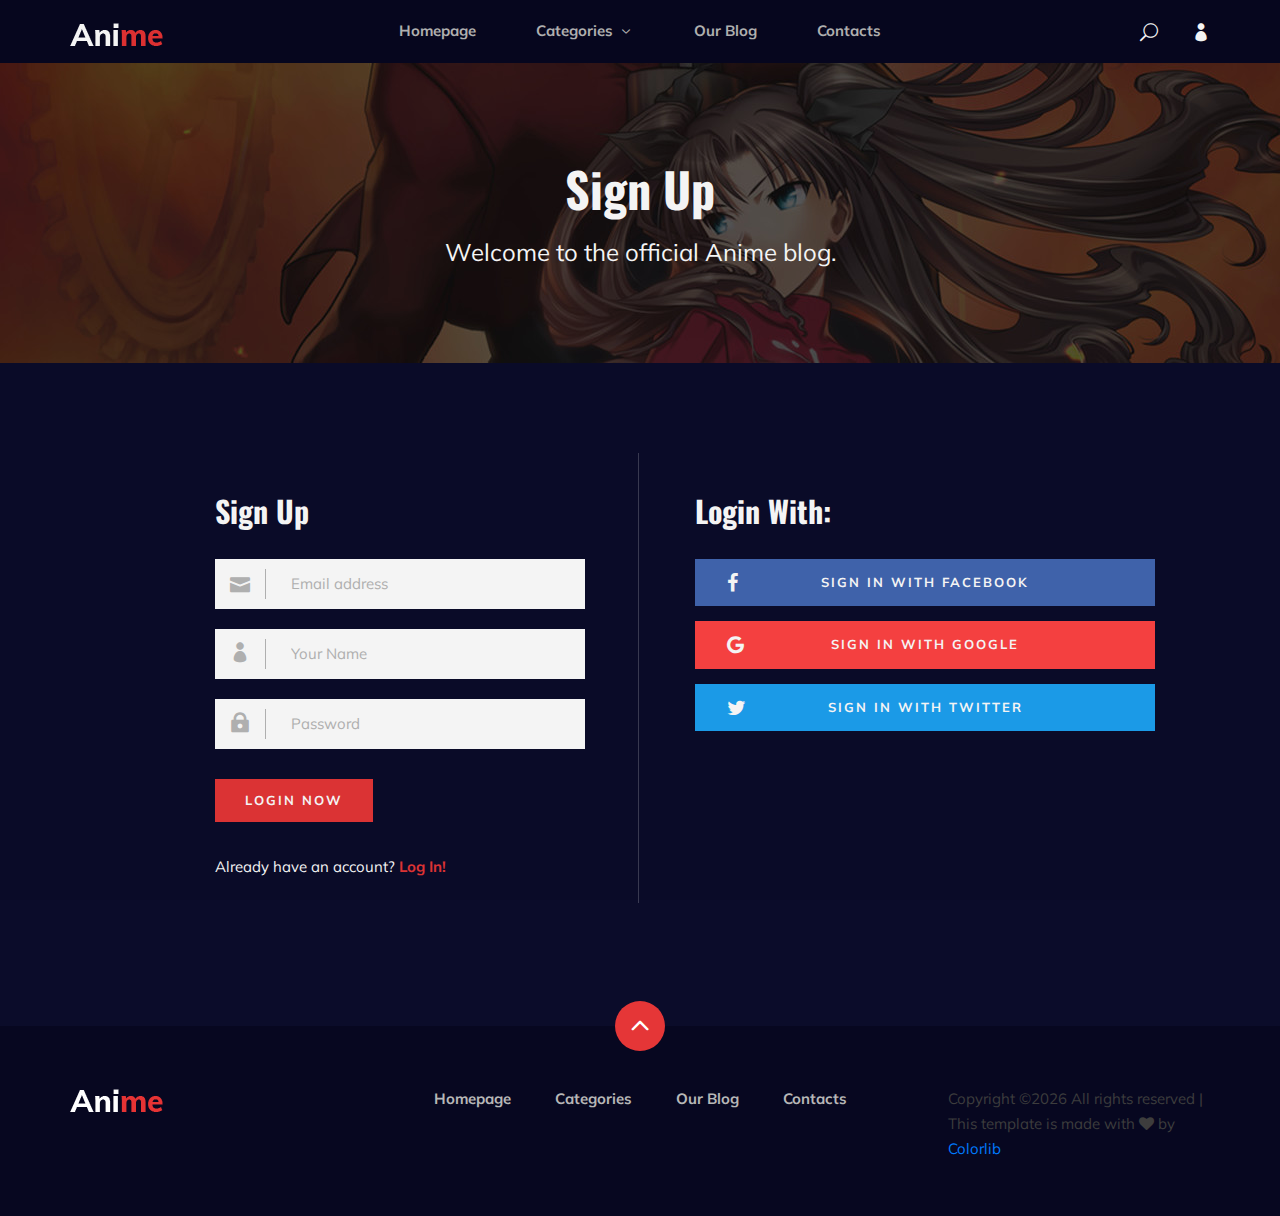
<file: anime-main/signup.html>
<!DOCTYPE html>
<html lang="zxx">

<head>
    <meta charset="UTF-8">
    <meta name="description" content="Anime Template">
    <meta name="keywords" content="Anime, unica, creative, html">
    <meta name="viewport" content="width=device-width, initial-scale=1.0">
    <meta http-equiv="X-UA-Compatible" content="ie=edge">
    <title>Anime | Template</title>

    <!-- Google Font -->
    <link href="https://fonts.googleapis.com/css2?family=Oswald:wght@300;400;500;600;700&display=swap" rel="stylesheet">
    <link href="https://fonts.googleapis.com/css2?family=Mulish:wght@300;400;500;600;700;800;900&display=swap"
    rel="stylesheet">

    <!-- Css Styles -->
    <link rel="stylesheet" href="css/bootstrap.min.css" type="text/css">
    <link rel="stylesheet" href="css/font-awesome.min.css" type="text/css">
    <link rel="stylesheet" href="css/elegant-icons.css" type="text/css">
    <link rel="stylesheet" href="css/plyr.css" type="text/css">
    <link rel="stylesheet" href="css/nice-select.css" type="text/css">
    <link rel="stylesheet" href="css/owl.carousel.min.css" type="text/css">
    <link rel="stylesheet" href="css/slicknav.min.css" type="text/css">
    <link rel="stylesheet" href="css/style.css" type="text/css">
</head>

<body>
    <!-- Page Preloder -->
    <div id="preloder">
        <div class="loader"></div>
    </div>

    <!-- Header Section Begin -->
    <header class="header">
        <div class="container">
            <div class="row">
                <div class="col-lg-2">
                    <div class="header__logo">
                        <a href="./index.html">
                            <img src="img/logo.png" alt="">
                        </a>
                    </div>
                </div>
                <div class="col-lg-8">
                    <div class="header__nav">
                        <nav class="header__menu mobile-menu">
                            <ul>
                                <li><a href="./index.html">Homepage</a></li>
                                <li><a href="./categories.html">Categories <span class="arrow_carrot-down"></span></a>
                                    <ul class="dropdown">
                                        <li><a href="./categories.html">Categories</a></li>
                                        <li><a href="./anime-details.html">Anime Details</a></li>
                                        <li><a href="./anime-watching.html">Anime Watching</a></li>
                                        <li><a href="./blog-details.html">Blog Details</a></li>
                                        <li><a href="./signup.html">Sign Up</a></li>
                                        <li><a href="./login.html">Login</a></li>
                                    </ul>
                                </li>
                                <li><a href="./blog.html">Our Blog</a></li>
                                <li><a href="#">Contacts</a></li>
                            </ul>
                        </nav>
                    </div>
                </div>
                <div class="col-lg-2">
                    <div class="header__right">
                        <a href="#" class="search-switch"><span class="icon_search"></span></a>
                        <a href="./login.html"><span class="icon_profile"></span></a>
                    </div>
                </div>
            </div>
            <div id="mobile-menu-wrap"></div>
        </div>
    </header>
    <!-- Header End -->

    <!-- Normal Breadcrumb Begin -->
    <section class="normal-breadcrumb set-bg" data-setbg="img/normal-breadcrumb.jpg">
        <div class="container">
            <div class="row">
                <div class="col-lg-12 text-center">
                    <div class="normal__breadcrumb__text">
                        <h2>Sign Up</h2>
                        <p>Welcome to the official Anime blog.</p>
                    </div>
                </div>
            </div>
        </div>
    </section>
    <!-- Normal Breadcrumb End -->

    <!-- Signup Section Begin -->
    <section class="signup spad">
        <div class="container">
            <div class="row">
                <div class="col-lg-6">
                    <div class="login__form">
                        <h3>Sign Up</h3>
                        <form action="#">
                            <div class="input__item">
                                <input type="text" placeholder="Email address">
                                <span class="icon_mail"></span>
                            </div>
                            <div class="input__item">
                                <input type="text" placeholder="Your Name">
                                <span class="icon_profile"></span>
                            </div>
                            <div class="input__item">
                                <input type="text" placeholder="Password">
                                <span class="icon_lock"></span>
                            </div>
                            <button type="submit" class="site-btn">Login Now</button>
                        </form>
                        <h5>Already have an account? <a href="#">Log In!</a></h5>
                    </div>
                </div>
                <div class="col-lg-6">
                    <div class="login__social__links">
                        <h3>Login With:</h3>
                        <ul>
                            <li><a href="#" class="facebook"><i class="fa fa-facebook"></i> Sign in With Facebook</a>
                            </li>
                            <li><a href="#" class="google"><i class="fa fa-google"></i> Sign in With Google</a></li>
                            <li><a href="#" class="twitter"><i class="fa fa-twitter"></i> Sign in With Twitter</a></li>
                        </ul>
                    </div>
                </div>
            </div>
        </div>
    </section>
    <!-- Signup Section End -->

    <!-- Footer Section Begin -->
    <footer class="footer">
        <div class="page-up">
            <a href="#" id="scrollToTopButton"><span class="arrow_carrot-up"></span></a>
        </div>
        <div class="container">
            <div class="row">
                <div class="col-lg-3">
                    <div class="footer__logo">
                        <a href="./index.html"><img src="img/logo.png" alt=""></a>
                    </div>
                </div>
                <div class="col-lg-6">
                    <div class="footer__nav">
                        <ul>
                            <li class="active"><a href="./index.html">Homepage</a></li>
                            <li><a href="./categories.html">Categories</a></li>
                            <li><a href="./blog.html">Our Blog</a></li>
                            <li><a href="#">Contacts</a></li>
                        </ul>
                    </div>
                </div>
                <div class="col-lg-3">
                    <p><!-- Link back to Colorlib can't be removed. Template is licensed under CC BY 3.0. -->
                      Copyright &copy;<script>document.write(new Date().getFullYear());</script> All rights reserved | This template is made with <i class="fa fa-heart" aria-hidden="true"></i> by <a href="https://colorlib.com" target="_blank">Colorlib</a>
                      <!-- Link back to Colorlib can't be removed. Template is licensed under CC BY 3.0. --></p>

                  </div>
              </div>
          </div>
      </footer>
      <!-- Footer Section End -->

      <!-- Search model Begin -->
      <div class="search-model">
        <div class="h-100 d-flex align-items-center justify-content-center">
            <div class="search-close-switch"><i class="icon_close"></i></div>
            <form class="search-model-form">
                <input type="text" id="search-input" placeholder="Search here.....">
            </form>
        </div>
    </div>
    <!-- Search model end -->

    <!-- Js Plugins -->
    <script src="js/jquery-3.3.1.min.js"></script>
    <script src="js/bootstrap.min.js"></script>
    <script src="js/player.js"></script>
    <script src="js/jquery.nice-select.min.js"></script>
    <script src="js/mixitup.min.js"></script>
    <script src="js/jquery.slicknav.js"></script>
    <script src="js/owl.carousel.min.js"></script>
    <script src="js/main.js"></script>

</body>

</html>
</file>
<file: anime-main/css/elegant-icons.css>
@font-face {
	font-family: 'ElegantIcons';
	src:url('../fonts/ElegantIcons.eot');
	src:url('../fonts/ElegantIcons.eot?#iefix') format('embedded-opentype'),
		url('../fonts/ElegantIcons.woff') format('woff'),
		url('../fonts/ElegantIcons.ttf') format('truetype'),
		url('../fonts/ElegantIcons.svg#ElegantIcons') format('svg');
	font-weight: normal;
	font-style: normal;
}

/* Use the following CSS code if you want to use data attributes for inserting your icons */
[data-icon]:before {
	font-family: 'ElegantIcons';
	content: attr(data-icon);
	speak: none;
	font-weight: normal;
	font-variant: normal;
	text-transform: none;
	line-height: 1;
	-webkit-font-smoothing: antialiased;
	-moz-osx-font-smoothing: grayscale;
}

/* Use the following CSS code if you want to have a class per icon */
/*
Instead of a list of all class selectors,
you can use the generic selector below, but it's slower:
[class*="your-class-prefix"] {
*/
.arrow_up, .arrow_down, .arrow_left, .arrow_right, .arrow_left-up, .arrow_right-up, .arrow_right-down, .arrow_left-down, .arrow-up-down, .arrow_up-down_alt, .arrow_left-right_alt, .arrow_left-right, .arrow_expand_alt2, .arrow_expand_alt, .arrow_condense, .arrow_expand, .arrow_move, .arrow_carrot-up, .arrow_carrot-down, .arrow_carrot-left, .arrow_carrot-right, .arrow_carrot-2up, .arrow_carrot-2down, .arrow_carrot-2left, .arrow_carrot-2right, .arrow_carrot-up_alt2, .arrow_carrot-down_alt2, .arrow_carrot-left_alt2, .arrow_carrot-right_alt2, .arrow_carrot-2up_alt2, .arrow_carrot-2down_alt2, .arrow_carrot-2left_alt2, .arrow_carrot-2right_alt2, .arrow_triangle-up, .arrow_triangle-down, .arrow_triangle-left, .arrow_triangle-right, .arrow_triangle-up_alt2, .arrow_triangle-down_alt2, .arrow_triangle-left_alt2, .arrow_triangle-right_alt2, .arrow_back, .icon_minus-06, .icon_plus, .icon_close, .icon_check, .icon_minus_alt2, .icon_plus_alt2, .icon_close_alt2, .icon_check_alt2, .icon_zoom-out_alt, .icon_zoom-in_alt, .icon_search, .icon_box-empty, .icon_box-selected, .icon_minus-box, .icon_plus-box, .icon_box-checked, .icon_circle-empty, .icon_circle-slelected, .icon_stop_alt2, .icon_stop, .icon_pause_alt2, .icon_pause, .icon_menu, .icon_menu-square_alt2, .icon_menu-circle_alt2, .icon_ul, .icon_ol, .icon_adjust-horiz, .icon_adjust-vert, .icon_document_alt, .icon_documents_alt, .icon_pencil, .icon_pencil-edit_alt, .icon_pencil-edit, .icon_folder-alt, .icon_folder-open_alt, .icon_folder-add_alt, .icon_info_alt, .icon_error-oct_alt, .icon_error-circle_alt, .icon_error-triangle_alt, .icon_question_alt2, .icon_question, .icon_comment_alt, .icon_chat_alt, .icon_vol-mute_alt, .icon_volume-low_alt, .icon_volume-high_alt, .icon_quotations, .icon_quotations_alt2, .icon_clock_alt, .icon_lock_alt, .icon_lock-open_alt, .icon_key_alt, .icon_cloud_alt, .icon_cloud-upload_alt, .icon_cloud-download_alt, .icon_image, .icon_images, .icon_lightbulb_alt, .icon_gift_alt, .icon_house_alt, .icon_genius, .icon_mobile, .icon_tablet, .icon_laptop, .icon_desktop, .icon_camera_alt, .icon_mail_alt, .icon_cone_alt, .icon_ribbon_alt, .icon_bag_alt, .icon_creditcard, .icon_cart_alt, .icon_paperclip, .icon_tag_alt, .icon_tags_alt, .icon_trash_alt, .icon_cursor_alt, .icon_mic_alt, .icon_compass_alt, .icon_pin_alt, .icon_pushpin_alt, .icon_map_alt, .icon_drawer_alt, .icon_toolbox_alt, .icon_book_alt, .icon_calendar, .icon_film, .icon_table, .icon_contacts_alt, .icon_headphones, .icon_lifesaver, .icon_piechart, .icon_refresh, .icon_link_alt, .icon_link, .icon_loading, .icon_blocked, .icon_archive_alt, .icon_heart_alt, .icon_star_alt, .icon_star-half_alt, .icon_star, .icon_star-half, .icon_tools, .icon_tool, .icon_cog, .icon_cogs, .arrow_up_alt, .arrow_down_alt, .arrow_left_alt, .arrow_right_alt, .arrow_left-up_alt, .arrow_right-up_alt, .arrow_right-down_alt, .arrow_left-down_alt, .arrow_condense_alt, .arrow_expand_alt3, .arrow_carrot_up_alt, .arrow_carrot-down_alt, .arrow_carrot-left_alt, .arrow_carrot-right_alt, .arrow_carrot-2up_alt, .arrow_carrot-2dwnn_alt, .arrow_carrot-2left_alt, .arrow_carrot-2right_alt, .arrow_triangle-up_alt, .arrow_triangle-down_alt, .arrow_triangle-left_alt, .arrow_triangle-right_alt, .icon_minus_alt, .icon_plus_alt, .icon_close_alt, .icon_check_alt, .icon_zoom-out, .icon_zoom-in, .icon_stop_alt, .icon_menu-square_alt, .icon_menu-circle_alt, .icon_document, .icon_documents, .icon_pencil_alt, .icon_folder, .icon_folder-open, .icon_folder-add, .icon_folder_upload, .icon_folder_download, .icon_info, .icon_error-circle, .icon_error-oct, .icon_error-triangle, .icon_question_alt, .icon_comment, .icon_chat, .icon_vol-mute, .icon_volume-low, .icon_volume-high, .icon_quotations_alt, .icon_clock, .icon_lock, .icon_lock-open, .icon_key, .icon_cloud, .icon_cloud-upload, .icon_cloud-download, .icon_lightbulb, .icon_gift, .icon_house, .icon_camera, .icon_mail, .icon_cone, .icon_ribbon, .icon_bag, .icon_cart, .icon_tag, .icon_tags, .icon_trash, .icon_cursor, .icon_mic, .icon_compass, .icon_pin, .icon_pushpin, .icon_map, .icon_drawer, .icon_toolbox, .icon_book, .icon_contacts, .icon_archive, .icon_heart, .icon_profile, .icon_group, .icon_grid-2x2, .icon_grid-3x3, .icon_music, .icon_pause_alt, .icon_phone, .icon_upload, .icon_download, .social_facebook, .social_twitter, .social_pinterest, .social_googleplus, .social_tumblr, .social_tumbleupon, .social_wordpress, .social_instagram, .social_dribbble, .social_vimeo, .social_linkedin, .social_rss, .social_deviantart, .social_share, .social_myspace, .social_skype, .social_youtube, .social_picassa, .social_googledrive, .social_flickr, .social_blogger, .social_spotify, .social_delicious, .social_facebook_circle, .social_twitter_circle, .social_pinterest_circle, .social_googleplus_circle, .social_tumblr_circle, .social_stumbleupon_circle, .social_wordpress_circle, .social_instagram_circle, .social_dribbble_circle, .social_vimeo_circle, .social_linkedin_circle, .social_rss_circle, .social_deviantart_circle, .social_share_circle, .social_myspace_circle, .social_skype_circle, .social_youtube_circle, .social_picassa_circle, .social_googledrive_alt2, .social_flickr_circle, .social_blogger_circle, .social_spotify_circle, .social_delicious_circle, .social_facebook_square, .social_twitter_square, .social_pinterest_square, .social_googleplus_square, .social_tumblr_square, .social_stumbleupon_square, .social_wordpress_square, .social_instagram_square, .social_dribbble_square, .social_vimeo_square, .social_linkedin_square, .social_rss_square, .social_deviantart_square, .social_share_square, .social_myspace_square, .social_skype_square, .social_youtube_square, .social_picassa_square, .social_googledrive_square, .social_flickr_square, .social_blogger_square, .social_spotify_square, .social_delicious_square, .icon_printer, .icon_calulator, .icon_building, .icon_floppy, .icon_drive, .icon_search-2, .icon_id, .icon_id-2, .icon_puzzle, .icon_like, .icon_dislike, .icon_mug, .icon_currency, .icon_wallet, .icon_pens, .icon_easel, .icon_flowchart, .icon_datareport, .icon_briefcase, .icon_shield, .icon_percent, .icon_globe, .icon_globe-2, .icon_target, .icon_hourglass, .icon_balance, .icon_rook, .icon_printer-alt, .icon_calculator_alt, .icon_building_alt, .icon_floppy_alt, .icon_drive_alt, .icon_search_alt, .icon_id_alt, .icon_id-2_alt, .icon_puzzle_alt, .icon_like_alt, .icon_dislike_alt, .icon_mug_alt, .icon_currency_alt, .icon_wallet_alt, .icon_pens_alt, .icon_easel_alt, .icon_flowchart_alt, .icon_datareport_alt, .icon_briefcase_alt, .icon_shield_alt, .icon_percent_alt, .icon_globe_alt, .icon_clipboard {
	font-family: 'ElegantIcons';
	speak: none;
	font-style: normal;
	font-weight: normal;
	font-variant: normal;
	text-transform: none;
	line-height: 1;
	-webkit-font-smoothing: antialiased;
}
.arrow_up:before {
	content: "\21";
}
.arrow_down:before {
	content: "\22";
}
.arrow_left:before {
	content: "\23";
}
.arrow_right:before {
	content: "\24";
}
.arrow_left-up:before {
	content: "\25";
}
.arrow_right-up:before {
	content: "\26";
}
.arrow_right-down:before {
	content: "\27";
}
.arrow_left-down:before {
	content: "\28";
}
.arrow-up-down:before {
	content: "\29";
}
.arrow_up-down_alt:before {
	content: "\2a";
}
.arrow_left-right_alt:before {
	content: "\2b";
}
.arrow_left-right:before {
	content: "\2c";
}
.arrow_expand_alt2:before {
	content: "\2d";
}
.arrow_expand_alt:before {
	content: "\2e";
}
.arrow_condense:before {
	content: "\2f";
}
.arrow_expand:before {
	content: "\30";
}
.arrow_move:before {
	content: "\31";
}
.arrow_carrot-up:before {
	content: "\32";
}
.arrow_carrot-down:before {
	content: "\33";
}
.arrow_carrot-left:before {
	content: "\34";
}
.arrow_carrot-right:before {
	content: "\35";
}
.arrow_carrot-2up:before {
	content: "\36";
}
.arrow_carrot-2down:before {
	content: "\37";
}
.arrow_carrot-2left:before {
	content: "\38";
}
.arrow_carrot-2right:before {
	content: "\39";
}
.arrow_carrot-up_alt2:before {
	content: "\3a";
}
.arrow_carrot-down_alt2:before {
	content: "\3b";
}
.arrow_carrot-left_alt2:before {
	content: "\3c";
}
.arrow_carrot-right_alt2:before {
	content: "\3d";
}
.arrow_carrot-2up_alt2:before {
	content: "\3e";
}
.arrow_carrot-2down_alt2:before {
	content: "\3f";
}
.arrow_carrot-2left_alt2:before {
	content: "\40";
}
.arrow_carrot-2right_alt2:before {
	content: "\41";
}
.arrow_triangle-up:before {
	content: "\42";
}
.arrow_triangle-down:before {
	content: "\43";
}
.arrow_triangle-left:before {
	content: "\44";
}
.arrow_triangle-right:before {
	content: "\45";
}
.arrow_triangle-up_alt2:before {
	content: "\46";
}
.arrow_triangle-down_alt2:before {
	content: "\47";
}
.arrow_triangle-left_alt2:before {
	content: "\48";
}
.arrow_triangle-right_alt2:before {
	content: "\49";
}
.arrow_back:before {
	content: "\4a";
}
.icon_minus-06:before {
	content: "\4b";
}
.icon_plus:before {
	content: "\4c";
}
.icon_close:before {
	content: "\4d";
}
.icon_check:before {
	content: "\4e";
}
.icon_minus_alt2:before {
	content: "\4f";
}
.icon_plus_alt2:before {
	content: "\50";
}
.icon_close_alt2:before {
	content: "\51";
}
.icon_check_alt2:before {
	content: "\52";
}
.icon_zoom-out_alt:before {
	content: "\53";
}
.icon_zoom-in_alt:before {
	content: "\54";
}
.icon_search:before {
	content: "\55";
}
.icon_box-empty:before {
	content: "\56";
}
.icon_box-selected:before {
	content: "\57";
}
.icon_minus-box:before {
	content: "\58";
}
.icon_plus-box:before {
	content: "\59";
}
.icon_box-checked:before {
	content: "\5a";
}
.icon_circle-empty:before {
	content: "\5b";
}
.icon_circle-slelected:before {
	content: "\5c";
}
.icon_stop_alt2:before {
	content: "\5d";
}
.icon_stop:before {
	content: "\5e";
}
.icon_pause_alt2:before {
	content: "\5f";
}
.icon_pause:before {
	content: "\60";
}
.icon_menu:before {
	content: "\61";
}
.icon_menu-square_alt2:before {
	content: "\62";
}
.icon_menu-circle_alt2:before {
	content: "\63";
}
.icon_ul:before {
	content: "\64";
}
.icon_ol:before {
	content: "\65";
}
.icon_adjust-horiz:before {
	content: "\66";
}
.icon_adjust-vert:before {
	content: "\67";
}
.icon_document_alt:before {
	content: "\68";
}
.icon_documents_alt:before {
	content: "\69";
}
.icon_pencil:before {
	content: "\6a";
}
.icon_pencil-edit_alt:before {
	content: "\6b";
}
.icon_pencil-edit:before {
	content: "\6c";
}
.icon_folder-alt:before {
	content: "\6d";
}
.icon_folder-open_alt:before {
	content: "\6e";
}
.icon_folder-add_alt:before {
	content: "\6f";
}
.icon_info_alt:before {
	content: "\70";
}
.icon_error-oct_alt:before {
	content: "\71";
}
.icon_error-circle_alt:before {
	content: "\72";
}
.icon_error-triangle_alt:before {
	content: "\73";
}
.icon_question_alt2:before {
	content: "\74";
}
.icon_question:before {
	content: "\75";
}
.icon_comment_alt:before {
	content: "\76";
}
.icon_chat_alt:before {
	content: "\77";
}
.icon_vol-mute_alt:before {
	content: "\78";
}
.icon_volume-low_alt:before {
	content: "\79";
}
.icon_volume-high_alt:before {
	content: "\7a";
}
.icon_quotations:before {
	content: "\7b";
}
.icon_quotations_alt2:before {
	content: "\7c";
}
.icon_clock_alt:before {
	content: "\7d";
}
.icon_lock_alt:before {
	content: "\7e";
}
.icon_lock-open_alt:before {
	content: "\e000";
}
.icon_key_alt:before {
	content: "\e001";
}
.icon_cloud_alt:before {
	content: "\e002";
}
.icon_cloud-upload_alt:before {
	content: "\e003";
}
.icon_cloud-download_alt:before {
	content: "\e004";
}
.icon_image:before {
	content: "\e005";
}
.icon_images:before {
	content: "\e006";
}
.icon_lightbulb_alt:before {
	content: "\e007";
}
.icon_gift_alt:before {
	content: "\e008";
}
.icon_house_alt:before {
	content: "\e009";
}
.icon_genius:before {
	content: "\e00a";
}
.icon_mobile:before {
	content: "\e00b";
}
.icon_tablet:before {
	content: "\e00c";
}
.icon_laptop:before {
	content: "\e00d";
}
.icon_desktop:before {
	content: "\e00e";
}
.icon_camera_alt:before {
	content: "\e00f";
}
.icon_mail_alt:before {
	content: "\e010";
}
.icon_cone_alt:before {
	content: "\e011";
}
.icon_ribbon_alt:before {
	content: "\e012";
}
.icon_bag_alt:before {
	content: "\e013";
}
.icon_creditcard:before {
	content: "\e014";
}
.icon_cart_alt:before {
	content: "\e015";
}
.icon_paperclip:before {
	content: "\e016";
}
.icon_tag_alt:before {
	content: "\e017";
}
.icon_tags_alt:before {
	content: "\e018";
}
.icon_trash_alt:before {
	content: "\e019";
}
.icon_cursor_alt:before {
	content: "\e01a";
}
.icon_mic_alt:before {
	content: "\e01b";
}
.icon_compass_alt:before {
	content: "\e01c";
}
.icon_pin_alt:before {
	content: "\e01d";
}
.icon_pushpin_alt:before {
	content: "\e01e";
}
.icon_map_alt:before {
	content: "\e01f";
}
.icon_drawer_alt:before {
	content: "\e020";
}
.icon_toolbox_alt:before {
	content: "\e021";
}
.icon_book_alt:before {
	content: "\e022";
}
.icon_calendar:before {
	content: "\e023";
}
.icon_film:before {
	content: "\e024";
}
.icon_table:before {
	content: "\e025";
}
.icon_contacts_alt:before {
	content: "\e026";
}
.icon_headphones:before {
	content: "\e027";
}
.icon_lifesaver:before {
	content: "\e028";
}
.icon_piechart:before {
	content: "\e029";
}
.icon_refresh:before {
	content: "\e02a";
}
.icon_link_alt:before {
	content: "\e02b";
}
.icon_link:before {
	content: "\e02c";
}
.icon_loading:before {
	content: "\e02d";
}
.icon_blocked:before {
	content: "\e02e";
}
.icon_archive_alt:before {
	content: "\e02f";
}
.icon_heart_alt:before {
	content: "\e030";
}
.icon_star_alt:before {
	content: "\e031";
}
.icon_star-half_alt:before {
	content: "\e032";
}
.icon_star:before {
	content: "\e033";
}
.icon_star-half:before {
	content: "\e034";
}
.icon_tools:before {
	content: "\e035";
}
.icon_tool:before {
	content: "\e036";
}
.icon_cog:before {
	content: "\e037";
}
.icon_cogs:before {
	content: "\e038";
}
.arrow_up_alt:before {
	content: "\e039";
}
.arrow_down_alt:before {
	content: "\e03a";
}
.arrow_left_alt:before {
	content: "\e03b";
}
.arrow_right_alt:before {
	content: "\e03c";
}
.arrow_left-up_alt:before {
	content: "\e03d";
}
.arrow_right-up_alt:before {
	content: "\e03e";
}
.arrow_right-down_alt:before {
	content: "\e03f";
}
.arrow_left-down_alt:before {
	content: "\e040";
}
.arrow_condense_alt:before {
	content: "\e041";
}
.arrow_expand_alt3:before {
	content: "\e042";
}
.arrow_carrot_up_alt:before {
	content: "\e043";
}
.arrow_carrot-down_alt:before {
	content: "\e044";
}
.arrow_carrot-left_alt:before {
	content: "\e045";
}
.arrow_carrot-right_alt:before {
	content: "\e046";
}
.arrow_carrot-2up_alt:before {
	content: "\e047";
}
.arrow_carrot-2dwnn_alt:before {
	content: "\e048";
}
.arrow_carrot-2left_alt:before {
	content: "\e049";
}
.arrow_carrot-2right_alt:before {
	content: "\e04a";
}
.arrow_triangle-up_alt:before {
	content: "\e04b";
}
.arrow_triangle-down_alt:before {
	content: "\e04c";
}
.arrow_triangle-left_alt:before {
	content: "\e04d";
}
.arrow_triangle-right_alt:before {
	content: "\e04e";
}
.icon_minus_alt:before {
	content: "\e04f";
}
.icon_plus_alt:before {
	content: "\e050";
}
.icon_close_alt:before {
	content: "\e051";
}
.icon_check_alt:before {
	content: "\e052";
}
.icon_zoom-out:before {
	content: "\e053";
}
.icon_zoom-in:before {
	content: "\e054";
}
.icon_stop_alt:before {
	content: "\e055";
}
.icon_menu-square_alt:before {
	content: "\e056";
}
.icon_menu-circle_alt:before {
	content: "\e057";
}
.icon_document:before {
	content: "\e058";
}
.icon_documents:before {
	content: "\e059";
}
.icon_pencil_alt:before {
	content: "\e05a";
}
.icon_folder:before {
	content: "\e05b";
}
.icon_folder-open:before {
	content: "\e05c";
}
.icon_folder-add:before {
	content: "\e05d";
}
.icon_folder_upload:before {
	content: "\e05e";
}
.icon_folder_download:before {
	content: "\e05f";
}
.icon_info:before {
	content: "\e060";
}
.icon_error-circle:before {
	content: "\e061";
}
.icon_error-oct:before {
	content: "\e062";
}
.icon_error-triangle:before {
	content: "\e063";
}
.icon_question_alt:before {
	content: "\e064";
}
.icon_comment:before {
	content: "\e065";
}
.icon_chat:before {
	content: "\e066";
}
.icon_vol-mute:before {
	content: "\e067";
}
.icon_volume-low:before {
	content: "\e068";
}
.icon_volume-high:before {
	content: "\e069";
}
.icon_quotations_alt:before {
	content: "\e06a";
}
.icon_clock:before {
	content: "\e06b";
}
.icon_lock:before {
	content: "\e06c";
}
.icon_lock-open:before {
	content: "\e06d";
}
.icon_key:before {
	content: "\e06e";
}
.icon_cloud:before {
	content: "\e06f";
}
.icon_cloud-upload:before {
	content: "\e070";
}
.icon_cloud-download:before {
	content: "\e071";
}
.icon_lightbulb:before {
	content: "\e072";
}
.icon_gift:before {
	content: "\e073";
}
.icon_house:before {
	content: "\e074";
}
.icon_camera:before {
	content: "\e075";
}
.icon_mail:before {
	content: "\e076";
}
.icon_cone:before {
	content: "\e077";
}
.icon_ribbon:before {
	content: "\e078";
}
.icon_bag:before {
	content: "\e079";
}
.icon_cart:before {
	content: "\e07a";
}
.icon_tag:before {
	content: "\e07b";
}
.icon_tags:before {
	content: "\e07c";
}
.icon_trash:before {
	content: "\e07d";
}
.icon_cursor:before {
	content: "\e07e";
}
.icon_mic:before {
	content: "\e07f";
}
.icon_compass:before {
	content: "\e080";
}
.icon_pin:before {
	content: "\e081";
}
.icon_pushpin:before {
	content: "\e082";
}
.icon_map:before {
	content: "\e083";
}
.icon_drawer:before {
	content: "\e084";
}
.icon_toolbox:before {
	content: "\e085";
}
.icon_book:before {
	content: "\e086";
}
.icon_contacts:before {
	content: "\e087";
}
.icon_archive:before {
	content: "\e088";
}
.icon_heart:before {
	content: "\e089";
}
.icon_profile:before {
	content: "\e08a";
}
.icon_group:before {
	content: "\e08b";
}
.icon_grid-2x2:before {
	content: "\e08c";
}
.icon_grid-3x3:before {
	content: "\e08d";
}
.icon_music:before {
	content: "\e08e";
}
.icon_pause_alt:before {
	content: "\e08f";
}
.icon_phone:before {
	content: "\e090";
}
.icon_upload:before {
	content: "\e091";
}
.icon_download:before {
	content: "\e092";
}
.social_facebook:before {
	content: "\e093";
}
.social_twitter:before {
	content: "\e094";
}
.social_pinterest:before {
	content: "\e095";
}
.social_googleplus:before {
	content: "\e096";
}
.social_tumblr:before {
	content: "\e097";
}
.social_tumbleupon:before {
	content: "\e098";
}
.social_wordpress:before {
	content: "\e099";
}
.social_instagram:before {
	content: "\e09a";
}
.social_dribbble:before {
	content: "\e09b";
}
.social_vimeo:before {
	content: "\e09c";
}
.social_linkedin:before {
	content: "\e09d";
}
.social_rss:before {
	content: "\e09e";
}
.social_deviantart:before {
	content: "\e09f";
}
.social_share:before {
	content: "\e0a0";
}
.social_myspace:before {
	content: "\e0a1";
}
.social_skype:before {
	content: "\e0a2";
}
.social_youtube:before {
	content: "\e0a3";
}
.social_picassa:before {
	content: "\e0a4";
}
.social_googledrive:before {
	content: "\e0a5";
}
.social_flickr:before {
	content: "\e0a6";
}
.social_blogger:before {
	content: "\e0a7";
}
.social_spotify:before {
	content: "\e0a8";
}
.social_delicious:before {
	content: "\e0a9";
}
.social_facebook_circle:before {
	content: "\e0aa";
}
.social_twitter_circle:before {
	content: "\e0ab";
}
.social_pinterest_circle:before {
	content: "\e0ac";
}
.social_googleplus_circle:before {
	content: "\e0ad";
}
.social_tumblr_circle:before {
	content: "\e0ae";
}
.social_stumbleupon_circle:before {
	content: "\e0af";
}
.social_wordpress_circle:before {
	content: "\e0b0";
}
.social_instagram_circle:before {
	content: "\e0b1";
}
.social_dribbble_circle:before {
	content: "\e0b2";
}
.social_vimeo_circle:before {
	content: "\e0b3";
}
.social_linkedin_circle:before {
	content: "\e0b4";
}
.social_rss_circle:before {
	content: "\e0b5";
}
.social_deviantart_circle:before {
	content: "\e0b6";
}
.social_share_circle:before {
	content: "\e0b7";
}
.social_myspace_circle:before {
	content: "\e0b8";
}
.social_skype_circle:before {
	content: "\e0b9";
}
.social_youtube_circle:before {
	content: "\e0ba";
}
.social_picassa_circle:before {
	content: "\e0bb";
}
.social_googledrive_alt2:before {
	content: "\e0bc";
}
.social_flickr_circle:before {
	content: "\e0bd";
}
.social_blogger_circle:before {
	content: "\e0be";
}
.social_spotify_circle:before {
	content: "\e0bf";
}
.social_delicious_circle:before {
	content: "\e0c0";
}
.social_facebook_square:before {
	content: "\e0c1";
}
.social_twitter_square:before {
	content: "\e0c2";
}
.social_pinterest_square:before {
	content: "\e0c3";
}
.social_googleplus_square:before {
	content: "\e0c4";
}
.social_tumblr_square:before {
	content: "\e0c5";
}
.social_stumbleupon_square:before {
	content: "\e0c6";
}
.social_wordpress_square:before {
	content: "\e0c7";
}
.social_instagram_square:before {
	content: "\e0c8";
}
.social_dribbble_square:before {
	content: "\e0c9";
}
.social_vimeo_square:before {
	content: "\e0ca";
}
.social_linkedin_square:before {
	content: "\e0cb";
}
.social_rss_square:before {
	content: "\e0cc";
}
.social_deviantart_square:before {
	content: "\e0cd";
}
.social_share_square:before {
	content: "\e0ce";
}
.social_myspace_square:before {
	content: "\e0cf";
}
.social_skype_square:before {
	content: "\e0d0";
}
.social_youtube_square:before {
	content: "\e0d1";
}
.social_picassa_square:before {
	content: "\e0d2";
}
.social_googledrive_square:before {
	content: "\e0d3";
}
.social_flickr_square:before {
	content: "\e0d4";
}
.social_blogger_square:before {
	content: "\e0d5";
}
.social_spotify_square:before {
	content: "\e0d6";
}
.social_delicious_square:before {
	content: "\e0d7";
}
.icon_printer:before {
	content: "\e103";
}
.icon_calulator:before {
	content: "\e0ee";
}
.icon_building:before {
	content: "\e0ef";
}
.icon_floppy:before {
	content: "\e0e8";
}
.icon_drive:before {
	content: "\e0ea";
}
.icon_search-2:before {
	content: "\e101";
}
.icon_id:before {
	content: "\e107";
}
.icon_id-2:before {
	content: "\e108";
}
.icon_puzzle:before {
	content: "\e102";
}
.icon_like:before {
	content: "\e106";
}
.icon_dislike:before {
	content: "\e0eb";
}
.icon_mug:before {
	content: "\e105";
}
.icon_currency:before {
	content: "\e0ed";
}
.icon_wallet:before {
	content: "\e100";
}
.icon_pens:before {
	content: "\e104";
}
.icon_easel:before {
	content: "\e0e9";
}
.icon_flowchart:before {
	content: "\e109";
}
.icon_datareport:before {
	content: "\e0ec";
}
.icon_briefcase:before {
	content: "\e0fe";
}
.icon_shield:before {
	content: "\e0f6";
}
.icon_percent:before {
	content: "\e0fb";
}
.icon_globe:before {
	content: "\e0e2";
}
.icon_globe-2:before {
	content: "\e0e3";
}
.icon_target:before {
	content: "\e0f5";
}
.icon_hourglass:before {
	content: "\e0e1";
}
.icon_balance:before {
	content: "\e0ff";
}
.icon_rook:before {
	content: "\e0f8";
}
.icon_printer-alt:before {
	content: "\e0fa";
}
.icon_calculator_alt:before {
	content: "\e0e7";
}
.icon_building_alt:before {
	content: "\e0fd";
}
.icon_floppy_alt:before {
	content: "\e0e4";
}
.icon_drive_alt:before {
	content: "\e0e5";
}
.icon_search_alt:before {
	content: "\e0f7";
}
.icon_id_alt:before {
	content: "\e0e0";
}
.icon_id-2_alt:before {
	content: "\e0fc";
}
.icon_puzzle_alt:before {
	content: "\e0f9";
}
.icon_like_alt:before {
	content: "\e0dd";
}
.icon_dislike_alt:before {
	content: "\e0f1";
}
.icon_mug_alt:before {
	content: "\e0dc";
}
.icon_currency_alt:before {
	content: "\e0f3";
}
.icon_wallet_alt:before {
	content: "\e0d8";
}
.icon_pens_alt:before {
	content: "\e0db";
}
.icon_easel_alt:before {
	content: "\e0f0";
}
.icon_flowchart_alt:before {
	content: "\e0df";
}
.icon_datareport_alt:before {
	content: "\e0f2";
}
.icon_briefcase_alt:before {
	content: "\e0f4";
}
.icon_shield_alt:before {
	content: "\e0d9";
}
.icon_percent_alt:before {
	content: "\e0da";
}
.icon_globe_alt:before {
	content: "\e0de";
}
.icon_clipboard:before {
	content: "\e0e6";
}


	.glyph {
		float: left;
		text-align: center;
		padding: .75em;
		margin: .4em 1.5em .75em 0;
		width: 6em;
text-shadow: none;
	}
        .glyph_big {
        font-size: 128px;
        color: #59c5dc;
        float: left;
        margin-right: 20px;
        }

        .glyph div { padding-bottom: 10px;}

	.glyph input {
		font-family: consolas, monospace;
		font-size: 12px;
		width: 100%;
		text-align: center;
		border: 0;
		box-shadow: 0 0 0 1px #ccc;
		padding: .2em;
                -moz-border-radius: 5px;
                -webkit-border-radius: 5px;
	}
	.centered {
		margin-left: auto;
		margin-right: auto;
	}
	.glyph .fs1 {
		font-size: 2em;
	}
</file>
<file: anime-main/css/plyr.css>
@keyframes plyr-progress{to{background-position:25px 0;background-position:var(--plyr-progress-loading-size,25px) 0}}@keyframes plyr-popup{0%{opacity:.5;transform:translateY(10px)}to{opacity:1;transform:translateY(0)}}@keyframes plyr-fade-in{from{opacity:0}to{opacity:1}}.plyr{-moz-osx-font-smoothing:grayscale;-webkit-font-smoothing:antialiased;align-items:center;direction:ltr;display:flex;flex-direction:column;font-family:inherit;font-family:var(--plyr-font-family,inherit);font-variant-numeric:tabular-nums;font-weight:400;font-weight:var(--plyr-font-weight-regular,400);height:100%;line-height:1.7;line-height:var(--plyr-line-height,1.7);max-width:100%;min-width:200px;position:relative;text-shadow:none;transition:box-shadow .3s ease;z-index:0}.plyr audio,.plyr iframe,.plyr video{display:block;height:100%;width:100%}.plyr button{font:inherit;line-height:inherit;width:auto}.plyr:focus{outline:0}.plyr--full-ui{box-sizing:border-box}.plyr--full-ui *,.plyr--full-ui ::after,.plyr--full-ui ::before{box-sizing:inherit}.plyr--full-ui a,.plyr--full-ui button,.plyr--full-ui input,.plyr--full-ui label{touch-action:manipulation}.plyr__badge{background:#4a5464;background:var(--plyr-badge-background,#4a5464);border-radius:2px;border-radius:var(--plyr-badge-border-radius,2px);color:#fff;color:var(--plyr-badge-text-color,#fff);font-size:9px;font-size:var(--plyr-font-size-badge,9px);line-height:1;padding:3px 4px}.plyr--full-ui ::-webkit-media-text-track-container{display:none}.plyr__captions{animation:plyr-fade-in .3s ease;bottom:0;display:none;font-size:13px;font-size:var(--plyr-font-size-small,13px);left:0;padding:10px;padding:var(--plyr-control-spacing,10px);position:absolute;text-align:center;transition:transform .4s ease-in-out;width:100%}.plyr__captions span:empty{display:none}@media (min-width:480px){.plyr__captions{font-size:15px;font-size:var(--plyr-font-size-base,15px);padding:calc(10px * 2);padding:calc(var(--plyr-control-spacing,10px) * 2)}}@media (min-width:768px){.plyr__captions{font-size:18px;font-size:var(--plyr-font-size-large,18px)}}.plyr--captions-active .plyr__captions{display:block}.plyr:not(.plyr--hide-controls) .plyr__controls:not(:empty)~.plyr__captions{transform:translateY(calc(10px * -4));transform:translateY(calc(var(--plyr-control-spacing,10px) * -4))}.plyr__caption{background:rgba(0,0,0,.8);background:var(--plyr-captions-background,rgba(0,0,0,.8));border-radius:2px;-webkit-box-decoration-break:clone;box-decoration-break:clone;color:#fff;color:var(--plyr-captions-text-color,#fff);line-height:185%;padding:.2em .5em;white-space:pre-wrap}.plyr__caption div{display:inline}.plyr__control{background:0 0;border:0;border-radius:3px;border-radius:var(--plyr-control-radius,3px);color:inherit;cursor:pointer;flex-shrink:0;overflow:visible;padding:calc(10px * .7);padding:calc(var(--plyr-control-spacing,10px) * .7);position:relative;transition:all .3s ease}.plyr__control svg{display:block;fill:currentColor;height:18px;height:var(--plyr-control-icon-size,18px);pointer-events:none;width:18px;width:var(--plyr-control-icon-size,18px)}.plyr__control:focus{outline:0}.plyr__control.plyr__tab-focus{outline-color:#00b3ff;outline-color:var(--plyr-tab-focus-color,var(--plyr-color-main,var(--plyr-color-main,#00b3ff)));outline-offset:2px;outline-style:dotted;outline-width:3px}a.plyr__control{text-decoration:none}a.plyr__control::after,a.plyr__control::before{display:none}.plyr__control.plyr__control--pressed .icon--not-pressed,.plyr__control.plyr__control--pressed .label--not-pressed,.plyr__control:not(.plyr__control--pressed) .icon--pressed,.plyr__control:not(.plyr__control--pressed) .label--pressed{display:none}.plyr--full-ui ::-webkit-media-controls{display:none}.plyr__controls{align-items:center;display:flex;justify-content:flex-end;text-align:center}.plyr__controls .plyr__progress__container{flex:1;min-width:0}.plyr__controls .plyr__controls__item{margin-left:calc(10px / 4);margin-left:calc(var(--plyr-control-spacing,10px)/ 4)}.plyr__controls .plyr__controls__item:first-child{margin-left:0;margin-right:auto}.plyr__controls .plyr__controls__item.plyr__progress__container{padding-left:calc(10px / 4);padding-left:calc(var(--plyr-control-spacing,10px)/ 4)}.plyr__controls .plyr__controls__item.plyr__time{padding:0 calc(10px / 2);padding:0 calc(var(--plyr-control-spacing,10px)/ 2)}.plyr__controls .plyr__controls__item.plyr__progress__container:first-child,.plyr__controls .plyr__controls__item.plyr__time+.plyr__time,.plyr__controls .plyr__controls__item.plyr__time:first-child{padding-left:0}.plyr__controls:empty{display:none}.plyr [data-plyr=airplay],.plyr [data-plyr=captions],.plyr [data-plyr=fullscreen],.plyr [data-plyr=pip]{display:none}.plyr--airplay-supported [data-plyr=airplay],.plyr--captions-enabled [data-plyr=captions],.plyr--fullscreen-enabled [data-plyr=fullscreen],.plyr--pip-supported [data-plyr=pip]{display:inline-block}.plyr__menu{display:flex;position:relative}.plyr__menu .plyr__control svg{transition:transform .3s ease}.plyr__menu .plyr__control[aria-expanded=true] svg{transform:rotate(90deg)}.plyr__menu .plyr__control[aria-expanded=true] .plyr__tooltip{display:none}.plyr__menu__container{animation:plyr-popup .2s ease;background:rgba(255,255,255,.9);background:var(--plyr-menu-background,rgba(255,255,255,.9));border-radius:4px;bottom:100%;box-shadow:0 1px 2px rgba(0,0,0,.15);box-shadow:var(--plyr-menu-shadow,0 1px 2px rgba(0,0,0,.15));color:#4a5464;color:var(--plyr-menu-color,#4a5464);font-size:15px;font-size:var(--plyr-font-size-base,15px);margin-bottom:10px;position:absolute;right:-3px;text-align:left;white-space:nowrap;z-index:3}.plyr__menu__container>div{overflow:hidden;transition:height .35s cubic-bezier(.4,0,.2,1),width .35s cubic-bezier(.4,0,.2,1)}.plyr__menu__container::after{border:4px solid transparent;border:var(--plyr-menu-arrow-size,4px) solid transparent;border-top-color:rgba(255,255,255,.9);border-top-color:var(--plyr-menu-background,rgba(255,255,255,.9));content:'';height:0;position:absolute;right:calc(((18px / 2) + calc(10px * .7)) - (4px / 2));right:calc(((var(--plyr-control-icon-size,18px)/ 2) + calc(var(--plyr-control-spacing,10px) * .7)) - (var(--plyr-menu-arrow-size,4px)/ 2));top:100%;width:0}.plyr__menu__container [role=menu]{padding:calc(10px * .7);padding:calc(var(--plyr-control-spacing,10px) * .7)}.plyr__menu__container [role=menuitem],.plyr__menu__container [role=menuitemradio]{margin-top:2px}.plyr__menu__container [role=menuitem]:first-child,.plyr__menu__container [role=menuitemradio]:first-child{margin-top:0}.plyr__menu__container .plyr__control{align-items:center;color:#4a5464;color:var(--plyr-menu-color,#4a5464);display:flex;font-size:13px;font-size:var(--plyr-font-size-menu,var(--plyr-font-size-small,13px));padding-bottom:calc(calc(10px * .7)/ 1.5);padding-bottom:calc(calc(var(--plyr-control-spacing,10px) * .7)/ 1.5);padding-left:calc(calc(10px * .7) * 1.5);padding-left:calc(calc(var(--plyr-control-spacing,10px) * .7) * 1.5);padding-right:calc(calc(10px * .7) * 1.5);padding-right:calc(calc(var(--plyr-control-spacing,10px) * .7) * 1.5);padding-top:calc(calc(10px * .7)/ 1.5);padding-top:calc(calc(var(--plyr-control-spacing,10px) * .7)/ 1.5);-webkit-user-select:none;-ms-user-select:none;user-select:none;width:100%}.plyr__menu__container .plyr__control>span{align-items:inherit;display:flex;width:100%}.plyr__menu__container .plyr__control::after{border:4px solid transparent;border:var(--plyr-menu-item-arrow-size,4px) solid transparent;content:'';position:absolute;top:50%;transform:translateY(-50%)}.plyr__menu__container .plyr__control--forward{padding-right:calc(calc(10px * .7) * 4);padding-right:calc(calc(var(--plyr-control-spacing,10px) * .7) * 4)}.plyr__menu__container .plyr__control--forward::after{border-left-color:#728197;border-left-color:var(--plyr-menu-arrow-color,#728197);right:calc((calc(10px * .7) * 1.5) - 4px);right:calc((calc(var(--plyr-control-spacing,10px) * .7) * 1.5) - var(--plyr-menu-item-arrow-size,4px))}.plyr__menu__container .plyr__control--forward.plyr__tab-focus::after,.plyr__menu__container .plyr__control--forward:hover::after{border-left-color:currentColor}.plyr__menu__container .plyr__control--back{font-weight:400;font-weight:var(--plyr-font-weight-regular,400);margin:calc(10px * .7);margin:calc(var(--plyr-control-spacing,10px) * .7);margin-bottom:calc(calc(10px * .7)/ 2);margin-bottom:calc(calc(var(--plyr-control-spacing,10px) * .7)/ 2);padding-left:calc(calc(10px * .7) * 4);padding-left:calc(calc(var(--plyr-control-spacing,10px) * .7) * 4);position:relative;width:calc(100% - (calc(10px * .7) * 2));width:calc(100% - (calc(var(--plyr-control-spacing,10px) * .7) * 2))}.plyr__menu__container .plyr__control--back::after{border-right-color:#728197;border-right-color:var(--plyr-menu-arrow-color,#728197);left:calc((calc(10px * .7) * 1.5) - 4px);left:calc((calc(var(--plyr-control-spacing,10px) * .7) * 1.5) - var(--plyr-menu-item-arrow-size,4px))}.plyr__menu__container .plyr__control--back::before{background:#dcdfe5;background:var(--plyr-menu-back-border-color,#dcdfe5);box-shadow:0 1px 0 #fff;box-shadow:0 1px 0 var(--plyr-menu-back-border-shadow-color,#fff);content:'';height:1px;left:0;margin-top:calc(calc(10px * .7)/ 2);margin-top:calc(calc(var(--plyr-control-spacing,10px) * .7)/ 2);overflow:hidden;position:absolute;right:0;top:100%}.plyr__menu__container .plyr__control--back.plyr__tab-focus::after,.plyr__menu__container .plyr__control--back:hover::after{border-right-color:currentColor}.plyr__menu__container .plyr__control[role=menuitemradio]{padding-left:calc(10px * .7);padding-left:calc(var(--plyr-control-spacing,10px) * .7)}.plyr__menu__container .plyr__control[role=menuitemradio]::after,.plyr__menu__container .plyr__control[role=menuitemradio]::before{border-radius:100%}.plyr__menu__container .plyr__control[role=menuitemradio]::before{background:rgba(0,0,0,.1);content:'';display:block;flex-shrink:0;height:16px;margin-right:10px;margin-right:var(--plyr-control-spacing,10px);transition:all .3s ease;width:16px}.plyr__menu__container .plyr__control[role=menuitemradio]::after{background:#fff;border:0;height:6px;left:12px;opacity:0;top:50%;transform:translateY(-50%) scale(0);transition:transform .3s ease,opacity .3s ease;width:6px}.plyr__menu__container .plyr__control[role=menuitemradio][aria-checked=true]::before{background:#00b3ff;background:var(--plyr-control-toggle-checked-background,var(--plyr-color-main,var(--plyr-color-main,#00b3ff)))}.plyr__menu__container .plyr__control[role=menuitemradio][aria-checked=true]::after{opacity:1;transform:translateY(-50%) scale(1)}.plyr__menu__container .plyr__control[role=menuitemradio].plyr__tab-focus::before,.plyr__menu__container .plyr__control[role=menuitemradio]:hover::before{background:rgba(35,40,47,.1)}.plyr__menu__container .plyr__menu__value{align-items:center;display:flex;margin-left:auto;margin-right:calc((calc(10px * .7) - 2) * -1);margin-right:calc((calc(var(--plyr-control-spacing,10px) * .7) - 2) * -1);overflow:hidden;padding-left:calc(calc(10px * .7) * 3.5);padding-left:calc(calc(var(--plyr-control-spacing,10px) * .7) * 3.5);pointer-events:none}.plyr--full-ui input[type=range]{-webkit-appearance:none;background:0 0;border:0;border-radius:calc(13px * 2);border-radius:calc(var(--plyr-range-thumb-height,13px) * 2);color:#00b3ff;color:var(--plyr-range-fill-background,var(--plyr-color-main,var(--plyr-color-main,#00b3ff)));display:block;height:calc((3px * 2) + 13px);height:calc((var(--plyr-range-thumb-active-shadow-width,3px) * 2) + var(--plyr-range-thumb-height,13px));margin:0;padding:0;transition:box-shadow .3s ease;width:100%}.plyr--full-ui input[type=range]::-webkit-slider-runnable-track{background:0 0;border:0;border-radius:calc(5px / 2);border-radius:calc(var(--plyr-range-track-height,5px)/ 2);height:5px;height:var(--plyr-range-track-height,5px);-webkit-transition:box-shadow .3s ease;transition:box-shadow .3s ease;-webkit-user-select:none;user-select:none;background-image:linear-gradient(to right,currentColor 0,transparent 0);background-image:linear-gradient(to right,currentColor var(--value,0),transparent var(--value,0))}.plyr--full-ui input[type=range]::-webkit-slider-thumb{background:#fff;background:var(--plyr-range-thumb-background,#fff);border:0;border-radius:100%;box-shadow:0 1px 1px rgba(35,40,47,.15),0 0 0 1px rgba(35,40,47,.2);box-shadow:var(--plyr-range-thumb-shadow,0 1px 1px rgba(35,40,47,.15),0 0 0 1px rgba(35,40,47,.2));height:13px;height:var(--plyr-range-thumb-height,13px);position:relative;-webkit-transition:all .2s ease;transition:all .2s ease;width:13px;width:var(--plyr-range-thumb-height,13px);-webkit-appearance:none;margin-top:calc(((13px - 5px)/ 2) * -1);margin-top:calc(((var(--plyr-range-thumb-height,13px) - var(--plyr-range-track-height,5px))/ 2) * -1)}.plyr--full-ui input[type=range]::-moz-range-track{background:0 0;border:0;border-radius:calc(5px / 2);border-radius:calc(var(--plyr-range-track-height,5px)/ 2);height:5px;height:var(--plyr-range-track-height,5px);-moz-transition:box-shadow .3s ease;transition:box-shadow .3s ease;user-select:none}.plyr--full-ui input[type=range]::-moz-range-thumb{background:#fff;background:var(--plyr-range-thumb-background,#fff);border:0;border-radius:100%;box-shadow:0 1px 1px rgba(35,40,47,.15),0 0 0 1px rgba(35,40,47,.2);box-shadow:var(--plyr-range-thumb-shadow,0 1px 1px rgba(35,40,47,.15),0 0 0 1px rgba(35,40,47,.2));height:13px;height:var(--plyr-range-thumb-height,13px);position:relative;-moz-transition:all .2s ease;transition:all .2s ease;width:13px;width:var(--plyr-range-thumb-height,13px)}.plyr--full-ui input[type=range]::-moz-range-progress{background:currentColor;border-radius:calc(5px / 2);border-radius:calc(var(--plyr-range-track-height,5px)/ 2);height:5px;height:var(--plyr-range-track-height,5px)}.plyr--full-ui input[type=range]::-ms-track{background:0 0;border:0;border-radius:calc(5px / 2);border-radius:calc(var(--plyr-range-track-height,5px)/ 2);height:5px;height:var(--plyr-range-track-height,5px);-ms-transition:box-shadow .3s ease;transition:box-shadow .3s ease;-ms-user-select:none;user-select:none;color:transparent}.plyr--full-ui input[type=range]::-ms-fill-upper{background:0 0;border:0;border-radius:calc(5px / 2);border-radius:calc(var(--plyr-range-track-height,5px)/ 2);height:5px;height:var(--plyr-range-track-height,5px);-ms-transition:box-shadow .3s ease;transition:box-shadow .3s ease;-ms-user-select:none;user-select:none}.plyr--full-ui input[type=range]::-ms-fill-lower{background:0 0;border:0;border-radius:calc(5px / 2);border-radius:calc(var(--plyr-range-track-height,5px)/ 2);height:5px;height:var(--plyr-range-track-height,5px);-ms-transition:box-shadow .3s ease;transition:box-shadow .3s ease;-ms-user-select:none;user-select:none;background:currentColor}.plyr--full-ui input[type=range]::-ms-thumb{background:#fff;background:var(--plyr-range-thumb-background,#fff);border:0;border-radius:100%;box-shadow:0 1px 1px rgba(35,40,47,.15),0 0 0 1px rgba(35,40,47,.2);box-shadow:var(--plyr-range-thumb-shadow,0 1px 1px rgba(35,40,47,.15),0 0 0 1px rgba(35,40,47,.2));height:13px;height:var(--plyr-range-thumb-height,13px);position:relative;-ms-transition:all .2s ease;transition:all .2s ease;width:13px;width:var(--plyr-range-thumb-height,13px);margin-top:0}.plyr--full-ui input[type=range]::-ms-tooltip{display:none}.plyr--full-ui input[type=range]:focus{outline:0}.plyr--full-ui input[type=range]::-moz-focus-outer{border:0}.plyr--full-ui input[type=range].plyr__tab-focus::-webkit-slider-runnable-track{outline-color:#00b3ff;outline-color:var(--plyr-tab-focus-color,var(--plyr-color-main,var(--plyr-color-main,#00b3ff)));outline-offset:2px;outline-style:dotted;outline-width:3px}.plyr--full-ui input[type=range].plyr__tab-focus::-moz-range-track{outline-color:#00b3ff;outline-color:var(--plyr-tab-focus-color,var(--plyr-color-main,var(--plyr-color-main,#00b3ff)));outline-offset:2px;outline-style:dotted;outline-width:3px}.plyr--full-ui input[type=range].plyr__tab-focus::-ms-track{outline-color:#00b3ff;outline-color:var(--plyr-tab-focus-color,var(--plyr-color-main,var(--plyr-color-main,#00b3ff)));outline-offset:2px;outline-style:dotted;outline-width:3px}.plyr__poster{background-color:#000;background-position:50% 50%;background-repeat:no-repeat;background-size:contain;height:100%;left:0;opacity:0;position:absolute;top:0;transition:opacity .2s ease;width:100%;z-index:1}.plyr--stopped.plyr__poster-enabled .plyr__poster{opacity:1}.plyr__time{font-size:13px;font-size:var(--plyr-font-size-time,var(--plyr-font-size-small,13px))}.plyr__time+.plyr__time::before{content:'\2044';margin-right:10px;margin-right:var(--plyr-control-spacing,10px)}@media (max-width:calc(768px - 1)){.plyr__time+.plyr__time{display:none}}.plyr__tooltip{background:rgba(255,255,255,.9);background:var(--plyr-tooltip-background,rgba(255,255,255,.9));border-radius:3px;border-radius:var(--plyr-tooltip-radius,3px);bottom:100%;box-shadow:0 1px 2px rgba(0,0,0,.15);box-shadow:var(--plyr-tooltip-shadow,0 1px 2px rgba(0,0,0,.15));color:#4a5464;color:var(--plyr-tooltip-color,#4a5464);font-size:13px;font-size:var(--plyr-font-size-small,13px);font-weight:400;font-weight:var(--plyr-font-weight-regular,400);left:50%;line-height:1.3;margin-bottom:calc(calc(10px / 2) * 2);margin-bottom:calc(calc(var(--plyr-control-spacing,10px)/ 2) * 2);opacity:0;padding:calc(10px / 2) calc(calc(10px / 2) * 1.5);padding:calc(var(--plyr-control-spacing,10px)/ 2) calc(calc(var(--plyr-control-spacing,10px)/ 2) * 1.5);pointer-events:none;position:absolute;transform:translate(-50%,10px) scale(.8);transform-origin:50% 100%;transition:transform .2s .1s ease,opacity .2s .1s ease;white-space:nowrap;z-index:2}.plyr__tooltip::before{border-left:4px solid transparent;border-left:var(--plyr-tooltip-arrow-size,4px) solid transparent;border-right:4px solid transparent;border-right:var(--plyr-tooltip-arrow-size,4px) solid transparent;border-top:4px solid rgba(255,255,255,.9);border-top:var(--plyr-tooltip-arrow-size,4px) solid var(--plyr-tooltip-background,rgba(255,255,255,.9));bottom:calc(4px * -1);bottom:calc(var(--plyr-tooltip-arrow-size,4px) * -1);content:'';height:0;left:50%;position:absolute;transform:translateX(-50%);width:0;z-index:2}.plyr .plyr__control.plyr__tab-focus .plyr__tooltip,.plyr .plyr__control:hover .plyr__tooltip,.plyr__tooltip--visible{opacity:1;transform:translate(-50%,0) scale(1)}.plyr .plyr__control:hover .plyr__tooltip{z-index:3}.plyr__controls>.plyr__control:first-child .plyr__tooltip,.plyr__controls>.plyr__control:first-child+.plyr__control .plyr__tooltip{left:0;transform:translate(0,10px) scale(.8);transform-origin:0 100%}.plyr__controls>.plyr__control:first-child .plyr__tooltip::before,.plyr__controls>.plyr__control:first-child+.plyr__control .plyr__tooltip::before{left:calc((18px / 2) + calc(10px * .7));left:calc((var(--plyr-control-icon-size,18px)/ 2) + calc(var(--plyr-control-spacing,10px) * .7))}.plyr__controls>.plyr__control:last-child .plyr__tooltip{left:auto;right:0;transform:translate(0,10px) scale(.8);transform-origin:100% 100%}.plyr__controls>.plyr__control:last-child .plyr__tooltip::before{left:auto;right:calc((18px / 2) + calc(10px * .7));right:calc((var(--plyr-control-icon-size,18px)/ 2) + calc(var(--plyr-control-spacing,10px) * .7));transform:translateX(50%)}.plyr__controls>.plyr__control:first-child .plyr__tooltip--visible,.plyr__controls>.plyr__control:first-child+.plyr__control .plyr__tooltip--visible,.plyr__controls>.plyr__control:first-child+.plyr__control.plyr__tab-focus .plyr__tooltip,.plyr__controls>.plyr__control:first-child+.plyr__control:hover .plyr__tooltip,.plyr__controls>.plyr__control:first-child.plyr__tab-focus .plyr__tooltip,.plyr__controls>.plyr__control:first-child:hover .plyr__tooltip,.plyr__controls>.plyr__control:last-child .plyr__tooltip--visible,.plyr__controls>.plyr__control:last-child.plyr__tab-focus .plyr__tooltip,.plyr__controls>.plyr__control:last-child:hover .plyr__tooltip{transform:translate(0,0) scale(1)}.plyr__progress{left:calc(13px * .5);left:calc(var(--plyr-range-thumb-height,13px) * .5);margin-right:13px;margin-right:var(--plyr-range-thumb-height,13px);position:relative}.plyr__progress input[type=range],.plyr__progress__buffer{margin-left:calc(13px * -.5);margin-left:calc(var(--plyr-range-thumb-height,13px) * -.5);margin-right:calc(13px * -.5);margin-right:calc(var(--plyr-range-thumb-height,13px) * -.5);width:calc(100% + 13px);width:calc(100% + var(--plyr-range-thumb-height,13px))}.plyr__progress input[type=range]{position:relative;z-index:2}.plyr__progress .plyr__tooltip{font-size:13px;font-size:var(--plyr-font-size-time,var(--plyr-font-size-small,13px));left:0}.plyr__progress__buffer{-webkit-appearance:none;background:0 0;border:0;border-radius:100px;height:5px;height:var(--plyr-range-track-height,5px);left:0;margin-top:calc((5px / 2) * -1);margin-top:calc((var(--plyr-range-track-height,5px)/ 2) * -1);padding:0;position:absolute;top:50%}.plyr__progress__buffer::-webkit-progress-bar{background:0 0}.plyr__progress__buffer::-webkit-progress-value{background:currentColor;border-radius:100px;min-width:5px;min-width:var(--plyr-range-track-height,5px);-webkit-transition:width .2s ease;transition:width .2s ease}.plyr__progress__buffer::-moz-progress-bar{background:currentColor;border-radius:100px;min-width:5px;min-width:var(--plyr-range-track-height,5px);-moz-transition:width .2s ease;transition:width .2s ease}.plyr__progress__buffer::-ms-fill{border-radius:100px;-ms-transition:width .2s ease;transition:width .2s ease}.plyr--loading .plyr__progress__buffer{animation:plyr-progress 1s linear infinite;background-image:linear-gradient(-45deg,rgba(35,40,47,.6) 25%,transparent 25%,transparent 50%,rgba(35,40,47,.6) 50%,rgba(35,40,47,.6) 75%,transparent 75%,transparent);background-image:linear-gradient(-45deg,var(--plyr-progress-loading-background,rgba(35,40,47,.6)) 25%,transparent 25%,transparent 50%,var(--plyr-progress-loading-background,rgba(35,40,47,.6)) 50%,var(--plyr-progress-loading-background,rgba(35,40,47,.6)) 75%,transparent 75%,transparent);background-repeat:repeat-x;background-size:25px 25px;background-size:var(--plyr-progress-loading-size,25px) var(--plyr-progress-loading-size,25px);color:transparent}.plyr--video.plyr--loading .plyr__progress__buffer{background-color:rgba(255,255,255,.25);background-color:var(--plyr-video-progress-buffered-background,rgba(255,255,255,.25))}.plyr--audio.plyr--loading .plyr__progress__buffer{background-color:rgba(193,200,209,.6);background-color:var(--plyr-audio-progress-buffered-background,rgba(193,200,209,.6))}.plyr__volume{align-items:center;display:flex;max-width:110px;min-width:80px;position:relative;width:20%}.plyr__volume input[type=range]{margin-left:calc(10px / 2);margin-left:calc(var(--plyr-control-spacing,10px)/ 2);margin-right:calc(10px / 2);margin-right:calc(var(--plyr-control-spacing,10px)/ 2);position:relative;z-index:2}.plyr--is-ios .plyr__volume{min-width:0;width:auto}.plyr--audio{display:block}.plyr--audio .plyr__controls{background:#fff;background:var(--plyr-audio-controls-background,#fff);border-radius:inherit;color:#4a5464;color:var(--plyr-audio-control-color,#4a5464);padding:10px;padding:var(--plyr-control-spacing,10px)}.plyr--audio .plyr__control.plyr__tab-focus,.plyr--audio .plyr__control:hover,.plyr--audio .plyr__control[aria-expanded=true]{background:#00b3ff;background:var(--plyr-audio-control-background-hover,var(--plyr-color-main,var(--plyr-color-main,#00b3ff)));color:#fff;color:var(--plyr-audio-control-color-hover,#fff)}.plyr--full-ui.plyr--audio input[type=range]::-webkit-slider-runnable-track{background-color:rgba(193,200,209,.6);background-color:var(--plyr-audio-range-track-background,var(--plyr-audio-progress-buffered-background,rgba(193,200,209,.6)))}.plyr--full-ui.plyr--audio input[type=range]::-moz-range-track{background-color:rgba(193,200,209,.6);background-color:var(--plyr-audio-range-track-background,var(--plyr-audio-progress-buffered-background,rgba(193,200,209,.6)))}.plyr--full-ui.plyr--audio input[type=range]::-ms-track{background-color:rgba(193,200,209,.6);background-color:var(--plyr-audio-range-track-background,var(--plyr-audio-progress-buffered-background,rgba(193,200,209,.6)))}.plyr--full-ui.plyr--audio input[type=range]:active::-webkit-slider-thumb{box-shadow:0 1px 1px rgba(35,40,47,.15),0 0 0 1px rgba(35,40,47,.2),0 0 0 3px rgba(35,40,47,.1);box-shadow:var(--plyr-range-thumb-shadow,0 1px 1px rgba(35,40,47,.15),0 0 0 1px rgba(35,40,47,.2)),0 0 0 var(--plyr-range-thumb-active-shadow-width,3px) var(--plyr-audio-range-thumb-active-shadow-color,rgba(35,40,47,.1))}.plyr--full-ui.plyr--audio input[type=range]:active::-moz-range-thumb{box-shadow:0 1px 1px rgba(35,40,47,.15),0 0 0 1px rgba(35,40,47,.2),0 0 0 3px rgba(35,40,47,.1);box-shadow:var(--plyr-range-thumb-shadow,0 1px 1px rgba(35,40,47,.15),0 0 0 1px rgba(35,40,47,.2)),0 0 0 var(--plyr-range-thumb-active-shadow-width,3px) var(--plyr-audio-range-thumb-active-shadow-color,rgba(35,40,47,.1))}.plyr--full-ui.plyr--audio input[type=range]:active::-ms-thumb{box-shadow:0 1px 1px rgba(35,40,47,.15),0 0 0 1px rgba(35,40,47,.2),0 0 0 3px rgba(35,40,47,.1);box-shadow:var(--plyr-range-thumb-shadow,0 1px 1px rgba(35,40,47,.15),0 0 0 1px rgba(35,40,47,.2)),0 0 0 var(--plyr-range-thumb-active-shadow-width,3px) var(--plyr-audio-range-thumb-active-shadow-color,rgba(35,40,47,.1))}.plyr--audio .plyr__progress__buffer{color:rgba(193,200,209,.6);color:var(--plyr-audio-progress-buffered-background,rgba(193,200,209,.6))}.plyr--video{background:#000;overflow:hidden}.plyr--video.plyr--menu-open{overflow:visible}.plyr__video-wrapper{background:#000;height:100%;margin:auto;overflow:hidden;position:relative;width:100%}.plyr__video-embed,.plyr__video-wrapper--fixed-ratio{height:0;padding-bottom:56.25%}.plyr__video-embed iframe,.plyr__video-wrapper--fixed-ratio video{border:0;left:0;position:absolute;top:0}.plyr--full-ui .plyr__video-embed>.plyr__video-embed__container{padding-bottom:240%;position:relative;transform:translateY(-38.28125%)}.plyr--video .plyr__controls{background:linear-gradient(rgba(0,0,0,0),rgba(0,0,0,.75));background:var(--plyr-video-controls-background,linear-gradient(rgba(0,0,0,0),rgba(0,0,0,.75)));border-bottom-left-radius:inherit;border-bottom-right-radius:inherit;bottom:0;color:#fff;color:var(--plyr-video-control-color,#fff);left:0;padding:calc(10px / 2);padding:calc(var(--plyr-control-spacing,10px)/ 2);padding-top:calc(10px * 2);padding-top:calc(var(--plyr-control-spacing,10px) * 2);position:absolute;right:0;transition:opacity .4s ease-in-out,transform .4s ease-in-out;z-index:3}@media (min-width:480px){.plyr--video .plyr__controls{padding:10px;padding:var(--plyr-control-spacing,10px);padding-top:calc(10px * 3.5);padding-top:calc(var(--plyr-control-spacing,10px) * 3.5)}}.plyr--video.plyr--hide-controls .plyr__controls{opacity:0;pointer-events:none;transform:translateY(100%)}.plyr--video .plyr__control.plyr__tab-focus,.plyr--video .plyr__control:hover,.plyr--video .plyr__control[aria-expanded=true]{background:#00b3ff;background:var(--plyr-video-control-background-hover,var(--plyr-color-main,var(--plyr-color-main,#00b3ff)));color:#fff;color:var(--plyr-video-control-color-hover,#fff)}.plyr__control--overlaid{background:#00b3ff;background:var(--plyr-video-control-background-hover,var(--plyr-color-main,var(--plyr-color-main,#00b3ff)));border:0;border-radius:100%;color:#fff;color:var(--plyr-video-control-color,#fff);display:none;left:50%;opacity:.9;padding:calc(10px * 1.5);padding:calc(var(--plyr-control-spacing,10px) * 1.5);position:absolute;top:50%;transform:translate(-50%,-50%);transition:.3s;z-index:2}.plyr__control--overlaid svg{left:2px;position:relative}.plyr__control--overlaid:focus,.plyr__control--overlaid:hover{opacity:1}.plyr--playing .plyr__control--overlaid{opacity:0;visibility:hidden}.plyr--full-ui.plyr--video .plyr__control--overlaid{display:block}.plyr--full-ui.plyr--video input[type=range]::-webkit-slider-runnable-track{background-color:rgba(255,255,255,.25);background-color:var(--plyr-video-range-track-background,var(--plyr-video-progress-buffered-background,rgba(255,255,255,.25)))}.plyr--full-ui.plyr--video input[type=range]::-moz-range-track{background-color:rgba(255,255,255,.25);background-color:var(--plyr-video-range-track-background,var(--plyr-video-progress-buffered-background,rgba(255,255,255,.25)))}.plyr--full-ui.plyr--video input[type=range]::-ms-track{background-color:rgba(255,255,255,.25);background-color:var(--plyr-video-range-track-background,var(--plyr-video-progress-buffered-background,rgba(255,255,255,.25)))}.plyr--full-ui.plyr--video input[type=range]:active::-webkit-slider-thumb{box-shadow:0 1px 1px rgba(35,40,47,.15),0 0 0 1px rgba(35,40,47,.2),0 0 0 3px rgba(255,255,255,.5);box-shadow:var(--plyr-range-thumb-shadow,0 1px 1px rgba(35,40,47,.15),0 0 0 1px rgba(35,40,47,.2)),0 0 0 var(--plyr-range-thumb-active-shadow-width,3px) var(--plyr-audio-range-thumb-active-shadow-color,rgba(255,255,255,.5))}.plyr--full-ui.plyr--video input[type=range]:active::-moz-range-thumb{box-shadow:0 1px 1px rgba(35,40,47,.15),0 0 0 1px rgba(35,40,47,.2),0 0 0 3px rgba(255,255,255,.5);box-shadow:var(--plyr-range-thumb-shadow,0 1px 1px rgba(35,40,47,.15),0 0 0 1px rgba(35,40,47,.2)),0 0 0 var(--plyr-range-thumb-active-shadow-width,3px) var(--plyr-audio-range-thumb-active-shadow-color,rgba(255,255,255,.5))}.plyr--full-ui.plyr--video input[type=range]:active::-ms-thumb{box-shadow:0 1px 1px rgba(35,40,47,.15),0 0 0 1px rgba(35,40,47,.2),0 0 0 3px rgba(255,255,255,.5);box-shadow:var(--plyr-range-thumb-shadow,0 1px 1px rgba(35,40,47,.15),0 0 0 1px rgba(35,40,47,.2)),0 0 0 var(--plyr-range-thumb-active-shadow-width,3px) var(--plyr-audio-range-thumb-active-shadow-color,rgba(255,255,255,.5))}.plyr--video .plyr__progress__buffer{color:rgba(255,255,255,.25);color:var(--plyr-video-progress-buffered-background,rgba(255,255,255,.25))}.plyr:-webkit-full-screen{background:#000;border-radius:0!important;height:100%;margin:0;width:100%}.plyr:-ms-fullscreen{background:#000;border-radius:0!important;height:100%;margin:0;width:100%}.plyr:fullscreen{background:#000;border-radius:0!important;height:100%;margin:0;width:100%}.plyr:-webkit-full-screen video{height:100%}.plyr:-ms-fullscreen video{height:100%}.plyr:fullscreen video{height:100%}.plyr:-webkit-full-screen .plyr__video-wrapper{height:100%;position:static}.plyr:-ms-fullscreen .plyr__video-wrapper{height:100%;position:static}.plyr:fullscreen .plyr__video-wrapper{height:100%;position:static}.plyr:-webkit-full-screen.plyr--vimeo .plyr__video-wrapper{height:0;position:relative}.plyr:-ms-fullscreen.plyr--vimeo .plyr__video-wrapper{height:0;position:relative}.plyr:fullscreen.plyr--vimeo .plyr__video-wrapper{height:0;position:relative}.plyr:-webkit-full-screen .plyr__control .icon--exit-fullscreen{display:block}.plyr:-ms-fullscreen .plyr__control .icon--exit-fullscreen{display:block}.plyr:fullscreen .plyr__control .icon--exit-fullscreen{display:block}.plyr:-webkit-full-screen .plyr__control .icon--exit-fullscreen+svg{display:none}.plyr:-ms-fullscreen .plyr__control .icon--exit-fullscreen+svg{display:none}.plyr:fullscreen .plyr__control .icon--exit-fullscreen+svg{display:none}.plyr:-webkit-full-screen.plyr--hide-controls{cursor:none}.plyr:-ms-fullscreen.plyr--hide-controls{cursor:none}.plyr:fullscreen.plyr--hide-controls{cursor:none}@media (min-width:1024px){.plyr:-webkit-full-screen .plyr__captions{font-size:21px;font-size:var(--plyr-font-size-xlarge,21px)}.plyr:-ms-fullscreen .plyr__captions{font-size:21px;font-size:var(--plyr-font-size-xlarge,21px)}.plyr:fullscreen .plyr__captions{font-size:21px;font-size:var(--plyr-font-size-xlarge,21px)}}.plyr:-webkit-full-screen{background:#000;border-radius:0!important;height:100%;margin:0;width:100%}.plyr:-webkit-full-screen video{height:100%}.plyr:-webkit-full-screen .plyr__video-wrapper{height:100%;position:static}.plyr:-webkit-full-screen.plyr--vimeo .plyr__video-wrapper{height:0;position:relative}.plyr:-webkit-full-screen .plyr__control .icon--exit-fullscreen{display:block}.plyr:-webkit-full-screen .plyr__control .icon--exit-fullscreen+svg{display:none}.plyr:-webkit-full-screen.plyr--hide-controls{cursor:none}@media (min-width:1024px){.plyr:-webkit-full-screen .plyr__captions{font-size:21px;font-size:var(--plyr-font-size-xlarge,21px)}}.plyr:-moz-full-screen{background:#000;border-radius:0!important;height:100%;margin:0;width:100%}.plyr:-moz-full-screen video{height:100%}.plyr:-moz-full-screen .plyr__video-wrapper{height:100%;position:static}.plyr:-moz-full-screen.plyr--vimeo .plyr__video-wrapper{height:0;position:relative}.plyr:-moz-full-screen .plyr__control .icon--exit-fullscreen{display:block}.plyr:-moz-full-screen .plyr__control .icon--exit-fullscreen+svg{display:none}.plyr:-moz-full-screen.plyr--hide-controls{cursor:none}@media (min-width:1024px){.plyr:-moz-full-screen .plyr__captions{font-size:21px;font-size:var(--plyr-font-size-xlarge,21px)}}.plyr:-ms-fullscreen{background:#000;border-radius:0!important;height:100%;margin:0;width:100%}.plyr:-ms-fullscreen video{height:100%}.plyr:-ms-fullscreen .plyr__video-wrapper{height:100%;position:static}.plyr:-ms-fullscreen.plyr--vimeo .plyr__video-wrapper{height:0;position:relative}.plyr:-ms-fullscreen .plyr__control .icon--exit-fullscreen{display:block}.plyr:-ms-fullscreen .plyr__control .icon--exit-fullscreen+svg{display:none}.plyr:-ms-fullscreen.plyr--hide-controls{cursor:none}@media (min-width:1024px){.plyr:-ms-fullscreen .plyr__captions{font-size:21px;font-size:var(--plyr-font-size-xlarge,21px)}}.plyr--fullscreen-fallback{background:#000;border-radius:0!important;height:100%;margin:0;width:100%;bottom:0;display:block;left:0;position:fixed;right:0;top:0;z-index:10000000}.plyr--fullscreen-fallback video{height:100%}.plyr--fullscreen-fallback .plyr__video-wrapper{height:100%;position:static}.plyr--fullscreen-fallback.plyr--vimeo .plyr__video-wrapper{height:0;position:relative}.plyr--fullscreen-fallback .plyr__control .icon--exit-fullscreen{display:block}.plyr--fullscreen-fallback .plyr__control .icon--exit-fullscreen+svg{display:none}.plyr--fullscreen-fallback.plyr--hide-controls{cursor:none}@media (min-width:1024px){.plyr--fullscreen-fallback .plyr__captions{font-size:21px;font-size:var(--plyr-font-size-xlarge,21px)}}.plyr__ads{border-radius:inherit;bottom:0;cursor:pointer;left:0;overflow:hidden;position:absolute;right:0;top:0;z-index:-1}.plyr__ads>div,.plyr__ads>div iframe{height:100%;position:absolute;width:100%}.plyr__ads::after{background:#23282f;border-radius:2px;bottom:10px;bottom:var(--plyr-control-spacing,10px);color:#fff;content:attr(data-badge-text);font-size:11px;padding:2px 6px;pointer-events:none;position:absolute;right:10px;right:var(--plyr-control-spacing,10px);z-index:3}.plyr__ads::after:empty{display:none}.plyr__cues{background:currentColor;display:block;height:5px;height:var(--plyr-range-track-height,5px);left:0;margin:-var(--plyr-range-track-height,5px)/2 0 0;opacity:.8;position:absolute;top:50%;width:3px;z-index:3}.plyr__preview-thumb{background-color:rgba(255,255,255,.9);background-color:var(--plyr-tooltip-background,rgba(255,255,255,.9));border-radius:3px;bottom:100%;box-shadow:0 1px 2px rgba(0,0,0,.15);box-shadow:var(--plyr-tooltip-shadow,0 1px 2px rgba(0,0,0,.15));margin-bottom:calc(calc(10px / 2) * 2);margin-bottom:calc(calc(var(--plyr-control-spacing,10px)/ 2) * 2);opacity:0;padding:3px;padding:var(--plyr-tooltip-radius,3px);pointer-events:none;position:absolute;transform:translate(0,10px) scale(.8);transform-origin:50% 100%;transition:transform .2s .1s ease,opacity .2s .1s ease;z-index:2}.plyr__preview-thumb--is-shown{opacity:1;transform:translate(0,0) scale(1)}.plyr__preview-thumb::before{border-left:4px solid transparent;border-left:var(--plyr-tooltip-arrow-size,4px) solid transparent;border-right:4px solid transparent;border-right:var(--plyr-tooltip-arrow-size,4px) solid transparent;border-top:4px solid rgba(255,255,255,.9);border-top:var(--plyr-tooltip-arrow-size,4px) solid var(--plyr-tooltip-background,rgba(255,255,255,.9));bottom:calc(4px * -1);bottom:calc(var(--plyr-tooltip-arrow-size,4px) * -1);content:'';height:0;left:50%;position:absolute;transform:translateX(-50%);width:0;z-index:2}.plyr__preview-thumb__image-container{background:#c1c8d1;border-radius:calc(3px - 1px);border-radius:calc(var(--plyr-tooltip-radius,3px) - 1px);overflow:hidden;position:relative;z-index:0}.plyr__preview-thumb__image-container img{height:100%;left:0;max-height:none;max-width:none;position:absolute;top:0;width:100%}.plyr__preview-thumb__time-container{bottom:6px;left:0;position:absolute;right:0;white-space:nowrap;z-index:3}.plyr__preview-thumb__time-container span{background-color:rgba(0,0,0,.55);border-radius:calc(3px - 1px);border-radius:calc(var(--plyr-tooltip-radius,3px) - 1px);color:#fff;font-size:13px;font-size:var(--plyr-font-size-time,var(--plyr-font-size-small,13px));padding:3px 6px}.plyr__preview-scrubbing{bottom:0;filter:blur(1px);height:100%;left:0;margin:auto;opacity:0;overflow:hidden;pointer-events:none;position:absolute;right:0;top:0;transition:opacity .3s ease;width:100%;z-index:1}.plyr__preview-scrubbing--is-shown{opacity:1}.plyr__preview-scrubbing img{height:100%;left:0;max-height:none;max-width:none;object-fit:contain;position:absolute;top:0;width:100%}.plyr--no-transition{transition:none!important}.plyr__sr-only{clip:rect(1px,1px,1px,1px);overflow:hidden;border:0!important;height:1px!important;padding:0!important;position:absolute!important;width:1px!important}.plyr [hidden]{display:none!important}
</file>
<file: anime-main/css/nice-select.css>
.nice-select {
  -webkit-tap-highlight-color: transparent;
  background-color: #fff;
  border-radius: 5px;
  border: solid 1px #e8e8e8;
  box-sizing: border-box;
  clear: both;
  cursor: pointer;
  display: block;
  float: left;
  font-family: inherit;
  font-size: 14px;
  font-weight: normal;
  height: 42px;
  line-height: 40px;
  outline: none;
  padding-left: 18px;
  padding-right: 30px;
  position: relative;
  text-align: left !important;
  -webkit-transition: all 0.2s ease-in-out;
  transition: all 0.2s ease-in-out;
  -webkit-user-select: none;
     -moz-user-select: none;
      -ms-user-select: none;
          user-select: none;
  white-space: nowrap;
  width: auto; }
  .nice-select:hover {
    border-color: #dbdbdb; }
  .nice-select:active, .nice-select.open, .nice-select:focus {
    border-color: #999; }
  .nice-select:after {
    border-bottom: 2px solid #999;
    border-right: 2px solid #999;
    content: '';
    display: block;
    height: 5px;
    margin-top: -4px;
    pointer-events: none;
    position: absolute;
    right: 12px;
    top: 50%;
    -webkit-transform-origin: 66% 66%;
        -ms-transform-origin: 66% 66%;
            transform-origin: 66% 66%;
    -webkit-transform: rotate(45deg);
        -ms-transform: rotate(45deg);
            transform: rotate(45deg);
    -webkit-transition: all 0.15s ease-in-out;
    transition: all 0.15s ease-in-out;
    width: 5px; }
  .nice-select.open:after {
    -webkit-transform: rotate(-135deg);
        -ms-transform: rotate(-135deg);
            transform: rotate(-135deg); }
  .nice-select.open .list {
    opacity: 1;
    pointer-events: auto;
    -webkit-transform: scale(1) translateY(0);
        -ms-transform: scale(1) translateY(0);
            transform: scale(1) translateY(0); }
  .nice-select.disabled {
    border-color: #ededed;
    color: #999;
    pointer-events: none; }
    .nice-select.disabled:after {
      border-color: #cccccc; }
  .nice-select.wide {
    width: 100%; }
    .nice-select.wide .list {
      left: 0 !important;
      right: 0 !important; }
  .nice-select.right {
    float: right; }
    .nice-select.right .list {
      left: auto;
      right: 0; }
  .nice-select.small {
    font-size: 12px;
    height: 36px;
    line-height: 34px; }
    .nice-select.small:after {
      height: 4px;
      width: 4px; }
    .nice-select.small .option {
      line-height: 34px;
      min-height: 34px; }
  .nice-select .list {
    background-color: #fff;
    border-radius: 5px;
    box-shadow: 0 0 0 1px rgba(68, 68, 68, 0.11);
    box-sizing: border-box;
    margin-top: 4px;
    opacity: 0;
    overflow: hidden;
    padding: 0;
    pointer-events: none;
    position: absolute;
    top: 100%;
    left: 0;
    -webkit-transform-origin: 50% 0;
        -ms-transform-origin: 50% 0;
            transform-origin: 50% 0;
    -webkit-transform: scale(0.75) translateY(-21px);
        -ms-transform: scale(0.75) translateY(-21px);
            transform: scale(0.75) translateY(-21px);
    -webkit-transition: all 0.2s cubic-bezier(0.5, 0, 0, 1.25), opacity 0.15s ease-out;
    transition: all 0.2s cubic-bezier(0.5, 0, 0, 1.25), opacity 0.15s ease-out;
    z-index: 9; }
    .nice-select .list:hover .option:not(:hover) {
      background-color: transparent !important; }
  .nice-select .option {
    cursor: pointer;
    font-weight: 400;
    line-height: 40px;
    list-style: none;
    min-height: 40px;
    outline: none;
    padding-left: 18px;
    padding-right: 29px;
    text-align: left;
    -webkit-transition: all 0.2s;
    transition: all 0.2s; }
    .nice-select .option:hover, .nice-select .option.focus, .nice-select .option.selected.focus {
      background-color: #f6f6f6; }
    .nice-select .option.selected {
      font-weight: bold; }
    .nice-select .option.disabled {
      background-color: transparent;
      color: #999;
      cursor: default; }

.no-csspointerevents .nice-select .list {
  display: none; }

.no-csspointerevents .nice-select.open .list {
  display: block; }
</file>
<file: anime-main/css/style.css>
/******************************************************************
  Theme Name: Anime
  Description: Anime video tamplate
  Author: Colorib
  Author URI: https://colorib.com/
  Version: 1.0
  Created: Colorib
******************************************************************/

/*------------------------------------------------------------------
[Table of contents]

1.  Template default CSS
	1.1	Variables
	1.2	Mixins
	1.3	Flexbox
	1.4	Reset
2.  Helper Css
3.  Header Section
4.  Hero Section
5.  Banner Section
6.  Product Section
7.  Intagram Section
8.  Latest Section
9.  Contact
10.  Footer Style
-------------------------------------------------------------------*/

/*----------------------------------------*/

/* Template default CSS
/*----------------------------------------*/

html,
body {
	height: 100%;
	font-family: "Mulish", sans-serif;
	-webkit-font-smoothing: antialiased;
	background: #0b0c2a;
}

h1,
h2,
h3,
h4,
h5,
h6 {
	margin: 0;
	color: #111111;
	font-weight: 400;
	font-family: "Mulish", sans-serif;
}

h1 {
	font-size: 70px;
}

h2 {
	font-size: 36px;
}

h3 {
	font-size: 30px;
}

h4 {
	font-size: 24px;
}

h5 {
	font-size: 18px;
}

h6 {
	font-size: 16px;
}

p {
	font-size: 15px;
	font-family: "Mulish", sans-serif;
	color: #3d3d3d;
	font-weight: 400;
	line-height: 25px;
	margin: 0 0 15px 0;
}

img {
	max-width: 100%;
}

input:focus,
select:focus,
button:focus,
textarea:focus {
	outline: none;
}

a:hover,
a:focus {
	text-decoration: none;
	outline: none;
	color: #ffffff;
}

ul,
ol {
	padding: 0;
	margin: 0;
}

/*---------------------
  Helper CSS
-----------------------*/

.section-title {
	margin-bottom: 30px;
}

.section-title h4,
.section-title h5 {
	color: #ffffff;
	font-weight: 600;
	line-height: 21px;
	text-transform: uppercase;
	padding-left: 20px;
	position: relative;
	font-family: "Oswald", sans-serif;
}

.section-title h4:after,
.section-title h5:after {
	position: absolute;
	left: 0;
	top: -6px;
	height: 32px;
	width: 4px;
	background: #e53637;
	content: "";
}

.set-bg {
	background-repeat: no-repeat;
	background-size: cover;
	background-position: top center;
}

.spad {
	padding-top: 100px;
	padding-bottom: 100px;
}

.text-white h1,
.text-white h2,
.text-white h3,
.text-white h4,
.text-white h5,
.text-white h6,
.text-white p,
.text-white span,
.text-white li,
.text-white a {
	color: #fff;
}

/* buttons */

.primary-btn {
	display: inline-block;
	font-size: 13px;
	font-weight: 700;
	text-transform: uppercase;
	color: #ffffff;
	letter-spacing: 2px;
}

.primary-btn span {
	font-size: 18px;
	margin-left: 5px;
	position: relative;
	top: 3px;
}

.site-btn {
	font-size: 13px;
	color: #ffffff;
	background: #e53637;
	font-weight: 700;
	border: none;
	border-radius: 2px;
	letter-spacing: 2px;
	text-transform: uppercase;
	display: inline-block;
	padding: 12px 30px;
}

/* Preloder */

#preloder {
	position: fixed;
	width: 100%;
	height: 100%;
	top: 0;
	left: 0;
	z-index: 999999;
	background: #000;
}

.loader {
	width: 40px;
	height: 40px;
	position: absolute;
	top: 50%;
	left: 50%;
	margin-top: -13px;
	margin-left: -13px;
	border-radius: 60px;
	animation: loader 0.8s linear infinite;
	-webkit-animation: loader 0.8s linear infinite;
}

@keyframes loader {
	0% {
		-webkit-transform: rotate(0deg);
		transform: rotate(0deg);
		border: 4px solid #f44336;
		border-left-color: transparent;
	}
	50% {
		-webkit-transform: rotate(180deg);
		transform: rotate(180deg);
		border: 4px solid #673ab7;
		border-left-color: transparent;
	}
	100% {
		-webkit-transform: rotate(360deg);
		transform: rotate(360deg);
		border: 4px solid #f44336;
		border-left-color: transparent;
	}
}

@-webkit-keyframes loader {
	0% {
		-webkit-transform: rotate(0deg);
		border: 4px solid #f44336;
		border-left-color: transparent;
	}
	50% {
		-webkit-transform: rotate(180deg);
		border: 4px solid #673ab7;
		border-left-color: transparent;
	}
	100% {
		-webkit-transform: rotate(360deg);
		border: 4px solid #f44336;
		border-left-color: transparent;
	}
}

.spacial-controls {
	position: fixed;
	width: 111px;
	height: 91px;
	top: 0;
	right: 0;
	z-index: 999;
}

.spacial-controls .search-switch {
	display: block;
	height: 100%;
	padding-top: 30px;
	background: #323232;
	text-align: center;
	cursor: pointer;
}

.search-model {
	display: none;
	position: fixed;
	width: 100%;
	height: 100%;
	left: 0;
	top: 0;
	background: #000;
	z-index: 99999;
}

.search-model-form {
	padding: 0 15px;
}

.search-model-form input {
	width: 500px;
	font-size: 40px;
	border: none;
	border-bottom: 2px solid #333;
	background: 0 0;
	color: #999;
}

.search-close-switch {
	position: absolute;
	width: 50px;
	height: 50px;
	background: #333;
	color: #fff;
	text-align: center;
	border-radius: 50%;
	font-size: 28px;
	line-height: 28px;
	top: 30px;
	cursor: pointer;
	display: -webkit-box;
	display: -ms-flexbox;
	display: flex;
	-webkit-box-align: center;
	-ms-flex-align: center;
	align-items: center;
	-webkit-box-pack: center;
	-ms-flex-pack: center;
	justify-content: center;
}

/*---------------------
  Header
-----------------------*/

.header {
	background: #070720;
}

.header__logo {
	padding: 20px 0 17px;
}

.header__logo a {
	display: inline-block;
}

.header__menu {
	text-align: center;
}

.header__menu ul li {
	list-style: none;
	display: inline-block;
	position: relative;
	margin-right: 16px;
}

.header__menu ul li.active a {
	background: #e53637;
	color: #ffffff;
}

.header__menu ul li:hover a {
	color: #ffffff;
}

.header__menu ul li:hover .dropdown {
	top: 62px;
	opacity: 1;
	visibility: visible;
}

.header__menu ul li:hover .dropdown li a {
	background: transparent;
}

.header__menu ul li:last-child {
	margin-right: 0;
}

.header__menu ul li .dropdown {
	position: absolute;
	left: 0;
	top: 82px;
	width: 150px;
	background: #ffffff;
	text-align: left;
	padding: 5px 0;
	z-index: 9;
	opacity: 0;
	visibility: hidden;
	-webkit-transition: all, 0.3s;
	-o-transition: all, 0.3s;
	transition: all, 0.3s;
}

.header__menu ul li .dropdown li {
	display: block;
	margin-right: 0;
}

.header__menu ul li .dropdown li a {
	font-size: 14px;
	color: #111111;
	font-weight: 500;
	padding: 5px 20px;
}

.header__menu ul li a {
	font-size: 15px;
	color: #b7b7b7;
	display: block;
	font-weight: 700;
	-webkit-transition: all, 0.5s;
	-o-transition: all, 0.5s;
	transition: all, 0.5s;
	padding: 20px;
}

.header__menu ul li a span {
	position: relative;
	font-size: 17px;
	top: 2px;
}

.header__right {
	text-align: right;
	padding: 20px 0 15px;
}

.header__right a {
	display: inline-block;
	font-size: 18px;
	color: #ffffff;
	margin-right: 30px;
}

.header__right a:last-child {
	margin-right: 0;
}

.slicknav_menu {
	display: none;
}

/*---------------------
  Hero
-----------------------*/

.hero {
	padding-top: 50px;
}

.hero__items {
	padding: 250px 0 42px 50px;
	border-radius: 5px;
}

.hero__text {
	position: relative;
	z-index: 9;
}

.hero__text .label {
	font-size: 13px;
	color: #e53637;
	background: #ffffff;
	padding: 5px 14px 3px;
	display: inline-block;
	position: relative;
	top: -100px;
	opacity: 0;
	-webkit-transition: all, 0.2s;
	-o-transition: all, 0.2s;
	transition: all, 0.2s;
}

.hero__text h2 {
	color: #ffffff;
	font-size: 42px;
	font-family: "Oswald", sans-serif;
	font-weight: 700;
	line-height: 52px;
	margin-top: 35px;
	margin-bottom: 8px;
	position: relative;
	top: -100px;
	opacity: 0;
	-webkit-transition: all, 0.4s;
	-o-transition: all, 0.4s;
	transition: all, 0.4s;
}

.hero__text p {
	color: #ffffff;
	font-size: 16px;
	margin-bottom: 40px;
	position: relative;
	top: -100px;
	opacity: 0;
	-webkit-transition: all, 0.6s;
	-o-transition: all, 0.6s;
	transition: all, 0.6s;
}

.hero__text a {
	position: relative;
	top: -100px;
	opacity: 0;
	-webkit-transition: all, 0.8s;
	-o-transition: all, 0.8s;
	transition: all, 0.8s;
}

.hero__text a span {
	font-size: 13px;
	color: #ffffff;
	background: #e53637;
	display: inline-block;
	font-weight: 700;
	letter-spacing: 2px;
	text-transform: uppercase;
	padding: 14px 20px;
	border-radius: 4px 0 0 4px;
	margin-right: 1px;
}

.hero__text a i {
	font-size: 20px;
	display: inline-block;
	background: #e53637;
	padding: 11px 5px 16px 8px;
	color: #ffffff;
	border-radius: 0 4px 4px 0;
}

.hero__slider.owl-carousel .owl-item.active .hero__text .label {
	top: 0;
	opacity: 1;
}

.hero__slider.owl-carousel .owl-item.active .hero__text h2 {
	top: 0;
	opacity: 1;
}

.hero__slider.owl-carousel .owl-item.active .hero__text p {
	top: 0;
	opacity: 1;
}

.hero__slider.owl-carousel .owl-item.active .hero__text a {
	top: 0;
	opacity: 1;
}

.hero__slider.owl-carousel .owl-dots {
	position: absolute;
	left: 0;
	bottom: 10px;
	width: 100%;
	text-align: center;
}

.hero__slider.owl-carousel .owl-dots button {
	height: 8px;
	width: 8px;
	background: #b7b7b7;
	border-radius: 50%;
	margin-right: 10px;
}

.hero__slider.owl-carousel .owl-dots button.active {
	background: #ffffff;
}

.hero__slider.owl-carousel .owl-dots button:last-child {
	margin-right: 0;
}

.hero__slider.owl-carousel .owl-nav button {
	font-size: 36px;
	height: 66px;
	width: 66px;
	background: #0b0c2a;
	line-height: 66px;
	text-align: center;
	color: #ffffff;
	-webkit-transform: rotate(45deg);
	-ms-transform: rotate(45deg);
	transform: rotate(45deg);
	position: relative;
	z-index: 1;
	position: absolute;
	left: -33px;
	top: 50%;
	margin-top: -47px;
}

.hero__slider.owl-carousel .owl-nav button.owl-next {
	left: auto;
	right: -33px;
}

.hero__slider.owl-carousel .owl-nav button:after {
	position: absolute;
	top: 6px;
	left: 0;
	right: 0;
	height: 54px;
	width: 54px;
	background: rgba(255, 255, 255, 0.1);
	content: "";
	z-index: -1;
	margin: 0 auto;
}

.hero__slider.owl-carousel .owl-nav button span {
	-webkit-transform: rotate(-45deg);
	-ms-transform: rotate(-45deg);
	transform: rotate(-45deg);
	display: block;
	z-index: 1;
}

/*---------------------
  Product
-----------------------*/

.product {
	padding-bottom: 60px;
	padding-top: 80px;
}

.product-page {
	padding-top: 60px;
}

.btn__all {
	text-align: right;
	margin-bottom: 30px;
}

.trending__product {
	margin-bottom: 50px;
}

.popular__product {
	margin-bottom: 50px;
}

.recent__product {
	margin-bottom: 50px;
}

.product__item {
	margin-bottom: 30px;
}

.product__item__pic {
	height: 325px;
	position: relative;
	border-radius: 5px;
}

.product__item__pic .ep {
	font-size: 13px;
	color: #ffffff;
	background: #e53637;
	display: inline-block;
	padding: 2px 12px;
	border-radius: 4px;
	position: absolute;
	left: 10px;
	top: 10px;
}

.product__item__pic .comment {
	font-size: 13px;
	color: #ffffff;
	background: #3d3d3d;
	display: inline-block;
	padding: 2px 10px;
	border-radius: 4px;
	position: absolute;
	left: 10px;
	bottom: 10px;
}

.product__item__pic .view {
	font-size: 13px;
	color: #ffffff;
	background: #3d3d3d;
	display: inline-block;
	padding: 2px 10px;
	border-radius: 4px;
	position: absolute;
	right: 10px;
	bottom: 10px;
}

.product__item__text {
	padding-top: 20px;
}

.product__item__text ul {
	margin-bottom: 10px;
}

.product__item__text ul li {
	list-style: none;
	font-size: 10px;
	color: #ffffff;
	font-weight: 700;
	padding: 1px 10px;
	background: rgba(255, 255, 255, 0.2);
	border-radius: 50px;
	display: inline-block;
}

.product__item__text h5 a {
	color: #ffffff;
	font-weight: 700;
	line-height: 26px;
}

.product__sidebar .section-title h5 {
	color: #ffffff;
	font-weight: 600;
	font-family: "Oswald", sans-serif;
	line-height: 21px;
	text-transform: uppercase;
	padding-left: 20px;
	position: relative;
}

.product__sidebar .section-title h5:after {
	position: absolute;
	left: 0;
	top: -6px;
	height: 32px;
	width: 4px;
	background: #e53637;
	content: "";
}

.product__sidebar__view {
	position: relative;
	margin-bottom: 80px;
}

.product__sidebar__view .filter__controls {
	position: absolute;
	right: 0;
	top: -5px;
}

.product__sidebar__view .filter__controls li {
	list-style: none;
	font-size: 13px;
	color: #b7b7b7;
	display: inline-block;
	margin-right: 7px;
	cursor: pointer;
}

.product__sidebar__view .filter__controls li.active {
	color: #ffffff;
}

.product__sidebar__view .filter__controls li:last-child {
	margin-right: 0;
}

.product__sidebar__view__item {
	height: 190px;
	position: relative;
	border-radius: 5px;
	margin-bottom: 20px;
}

.product__sidebar__view__item .ep {
	font-size: 13px;
	color: #ffffff;
	background: #e53637;
	display: inline-block;
	padding: 2px 12px;
	border-radius: 4px;
	position: absolute;
	left: 10px;
	top: 10px;
}

.product__sidebar__view__item .view {
	font-size: 13px;
	color: #ffffff;
	background: #3d3d3d;
	display: inline-block;
	padding: 2px 10px;
	border-radius: 4px;
	position: absolute;
	right: 10px;
	top: 10px;
}

.product__sidebar__view__item h5 {
	position: absolute;
	left: 0;
	bottom: 25px;
	width: 100%;
	padding: 0 30px 0 20px;
}

.product__sidebar__view__item h5 a {
	color: #ffffff;
	font-weight: 700;
	line-height: 26px;
}

.product__sidebar__comment {
	margin-bottom: 35px;
}

.product__sidebar__comment__item {
	margin-bottom: 20px;
	overflow: hidden;
}

.product__sidebar__comment__item__pic {
	float: left;
	margin-right: 15px;
}

.product__sidebar__comment__item__text {
	overflow: hidden;
}

.product__sidebar__comment__item__text ul {
	margin-bottom: 10px;
}

.product__sidebar__comment__item__text ul li {
	list-style: none;
	font-size: 10px;
	color: #ffffff;
	font-weight: 700;
	padding: 1px 10px;
	background: rgba(255, 255, 255, 0.2);
	border-radius: 50px;
	display: inline-block;
}

.product__sidebar__comment__item__text h5 {
	margin-bottom: 10px;
}

.product__sidebar__comment__item__text h5 a {
	color: #ffffff;
	font-weight: 700;
	line-height: 26px;
}

.product__sidebar__comment__item__text span {
	display: block;
	font-size: 13px;
	color: #b7b7b7;
}

.product__page__title {
	border-bottom: 2px solid rgba(255, 255, 255, 0.2);
	padding-bottom: 10px;
	margin-bottom: 30px;
}

.product__page__title .section-title {
	margin-bottom: 0;
}

.product__page__title .product__page__filter {
	text-align: right;
}

.product__page__title .product__page__filter p {
	color: #ffffff;
	display: inline-block;
	margin-bottom: 0;
	margin-right: 16px;
}

.product__page__title .product__page__filter .nice-select {
	float: none;
	display: inline-block;
	font-size: 15px;
	color: #3d3d3d;
	font-weight: 700;
	border-radius: 0;
	padding-left: 15px;
	padding-right: 40px;
	height: 32px;
	line-height: 32px;
}

.product__page__title .product__page__filter .nice-select:after {
	border-bottom: 2px solid #111;
	border-right: 2px solid #111;
	height: 8px;
	top: 47%;
	width: 8px;
	right: 15px;
}

.product__page__title .product__page__filter .nice-select .list {
	margin-top: 0;
	border-radius: 0;
}

.product__pagination {
	padding-top: 15px;
}

.product__pagination a {
	display: inline-block;
	font-size: 15px;
	color: #b7b7b7;
	font-weight: 600;
	height: 50px;
	width: 50px;
	border: 1px solid transparent;
	border-radius: 50%;
	line-height: 48px;
	text-align: center;
	-webkit-transition: all, 0.3s;
	-o-transition: all, 0.3s;
	transition: all, 0.3s;
}

.product__pagination a:hover {
	color: #ffffff;
}

.product__pagination a.current-page {
	border: 1px solid #ffffff;
}

.product__pagination a i {
	color: #b7b7b7;
	font-size: 15px;
}

/*---------------------
  Anime Details
-----------------------*/

.anime-details {
	padding-top: 60px;
}

.anime__details__content {
	margin-bottom: 65px;
}

.anime__details__text {
	position: relative;
}

.anime__details__text p {
	color: #b7b7b7;
	font-size: 18px;
	line-height: 30px;
}

.anime__details__pic {
	height: 440px;
	border-radius: 5px;
	position: relative;
}

.anime__details__pic .comment {
	font-size: 13px;
	color: #ffffff;
	background: #3d3d3d;
	display: inline-block;
	padding: 2px 10px;
	border-radius: 4px;
	position: absolute;
	left: 10px;
	bottom: 25px;
}

.anime__details__pic .view {
	font-size: 13px;
	color: #ffffff;
	background: #3d3d3d;
	display: inline-block;
	padding: 2px 10px;
	border-radius: 4px;
	position: absolute;
	right: 10px;
	bottom: 25px;
}

.anime__details__title {
	margin-bottom: 20px;
}

.anime__details__title h3 {
	color: #ffffff;
	font-weight: 700;
	margin-bottom: 13px;
}

.anime__details__title span {
	font-size: 15px;
	color: #b7b7b7;
	display: block;
}

.anime__details__rating {
	text-align: center;
	position: absolute;
	right: 0;
	top: 0;
}

.anime__details__rating .rating i {
	font-size: 24px;
	color: #e89f12;
	display: inline-block;
}

.anime__details__rating span {
	display: block;
	font-size: 18px;
	color: #b7b7b7;
}

.anime__details__widget {
	margin-bottom: 15px;
}

.anime__details__widget ul {
	margin-bottom: 20px;
}

.anime__details__widget ul li {
	list-style: none;
	font-size: 15px;
	color: #ffffff;
	line-height: 30px;
	position: relative;
	padding-left: 18px;
}

.anime__details__widget ul li:before {
	position: absolute;
	left: 0;
	top: 12px;
	height: 6px;
	width: 6px;
	background: #b7b7b7;
	content: "";
}

.anime__details__widget ul li span {
	color: #b7b7b7;
	width: 115px;
	display: inline-block;
}

.anime__details__btn .follow-btn {
	font-size: 13px;
	color: #ffffff;
	background: #e53637;
	display: inline-block;
	font-weight: 700;
	letter-spacing: 2px;
	text-transform: uppercase;
	padding: 14px 20px;
	border-radius: 4px;
	margin-right: 11px;
}

.anime__details__btn .watch-btn span {
	font-size: 13px;
	color: #ffffff;
	background: #e53637;
	display: inline-block;
	font-weight: 700;
	letter-spacing: 2px;
	text-transform: uppercase;
	padding: 14px 20px;
	border-radius: 4px 0 0 4px;
	margin-right: 1px;
}

.anime__details__btn .watch-btn i {
	font-size: 20px;
	display: inline-block;
	background: #e53637;
	padding: 11px 5px 16px 8px;
	color: #ffffff;
	border-radius: 0 4px 4px 0;
}

.anime__details__review {
	margin-bottom: 55px;
}

.anime__review__item {
	overflow: hidden;
	margin-bottom: 15px;
}

.anime__review__item__pic {
	float: left;
	margin-right: 20px;
	position: relative;
}

.anime__review__item__pic:before {
	position: absolute;
	right: -30px;
	top: 15px;
	border-top: 15px solid transparent;
	border-left: 15px solid #1d1e39;
	content: "";
	-webkit-transform: rotate(45deg);
	-ms-transform: rotate(45deg);
	transform: rotate(45deg);
}

.anime__review__item__pic img {
	height: 50px;
	width: 50px;
	border-radius: 50%;
}

.anime__review__item__text {
	overflow: hidden;
	background: #1d1e39;
	padding: 18px 30px 16px 20px;
	border-radius: 10px;
}

.anime__review__item__text h6 {
	color: #ffffff;
	font-weight: 700;
	margin-bottom: 10px;
}

.anime__review__item__text h6 span {
	color: #b7b7b7;
	font-weight: 400;
}

.anime__review__item__text p {
	color: #b7b7b7;
	line-height: 23px;
	margin-bottom: 0;
}

.anime__details__form form textarea {
	width: 100%;
	font-size: 15px;
	color: #b7b7b7;
	padding-left: 20px;
	padding-top: 12px;
	height: 110px;
	border: none;
	border-radius: 5px;
	resize: none;
	margin-bottom: 24px;
}

.anime__details__form form button {
	font-size: 11px;
	color: #ffffff;
	font-weight: 700;
	letter-spacing: 2px;
	text-transform: uppercase;
	background: #e53637;
	border: none;
	padding: 10px 15px;
	border-radius: 2px;
}

/*---------------------
  Anime Watching
-----------------------*/

.anime__video__player {
	margin-bottom: 70px;
}

.anime__video__player .plyr--video {
	border-radius: 5px;
	background: transparent;
}

.anime__video__player .plyr audio,
.anime__video__player .plyr iframe,
.anime__video__player .plyr video {
	width: 102%;
}

.anime__video__player .plyr--full-ui.plyr--video .plyr__control--overlaid {
	display: block;
}

.anime__video__player .plyr--video .plyr__control.plyr__tab-focus,
.anime__video__player .plyr--video .plyr__control:hover,
.anime__video__player .plyr--video .plyr__control[aria-expanded=true] {
	background: transparent;
}

.anime__video__player .plyr--video .plyr__controls {
	background: transparent;
}

.anime__video__player .plyr--video .plyr__progress__buffer {
	color: transparent;
}

.anime__video__player .plyr--full-ui input[type=range] {
	color: #ffffff;
}

.anime__video__player .plyr__controls .plyr__controls__item.plyr__progress__container {
	position: absolute;
	left: 26px;
	bottom: 45px;
	width: calc(100% - 60px);
}

.anime__video__player .plyr__menu {
	margin-right: 70px;
}

.anime__video__player .plyr__controls .plyr__controls__item:first-child {
	position: absolute;
	left: 32px;
	bottom: 8px;
}

.anime__video__player .plyr__controls .plyr__controls__item:last-child {
	position: absolute;
	right: 32px;
	bottom: 8px;
}

.anime__video__player .plyr__volume {
	position: absolute;
	width: auto;
	left: 76px;
	bottom: 8px;
}

.anime__video__player .plyr__controls .plyr__controls__item.plyr__time {
	position: absolute;
	left: 106px;
	bottom: 12px;
}

.anime__video__player .plyr__control--overlaid {
	background: transparent;
	background: var(--plyr-video-control-background-hover, var(--plyr-color-main, var(--plyr-color-main, transparent)));
}

.anime__video__player .plyr__control--overlaid svg {
	height: 60px;
	width: 50px;
}

.anime__details__episodes {
	margin-bottom: 35px;
}

.anime__details__episodes a {
	display: inline-block;
	font-size: 15px;
	color: #ffffff;
	background: rgba(255, 255, 255, 0.2);
	padding: 10px 20px;
	border-radius: 4px;
	margin-right: 15px;
	margin-bottom: 20px;
	-webkit-transition: all, 0.3s;
	-o-transition: all, 0.3s;
	transition: all, 0.3s;
}

.anime__details__episodes a:hover {
	color: #000000;
	background: #ffffff;
}

/*---------------------
  Breadcrumb
-----------------------*/

.breadcrumb-option {
	padding-top: 35px;
}

.breadcrumb__links a {
	font-size: 15px;
	color: #ffffff;
	margin-right: 18px;
	display: inline-block;
	position: relative;
}

.breadcrumb__links a i {
	margin-right: 5px;
	color: #e53637;
}

.breadcrumb__links a:after {
	position: absolute;
	right: -14px;
	top: 0;
	content: "";
	font-family: "FontAwesome";
}

.breadcrumb__links span {
	font-size: 15px;
	color: #b7b7b7;
	display: inline-block;
}

/*---------------------
    Normal Breadcrumb
-----------------------*/

.normal-breadcrumb {
	height: 300px;
	display: -webkit-box;
	display: -ms-flexbox;
	display: flex;
	-webkit-box-align: center;
	-ms-flex-align: center;
	align-items: center;
	-webkit-box-pack: center;
	-ms-flex-pack: center;
	justify-content: center;
}

.normal__breadcrumb__text h2 {
	color: #ffffff;
	font-size: 48px;
	font-family: "Oswald", sans-serif;
	font-weight: 700;
	margin-bottom: 22px;
}

.normal__breadcrumb__text p {
	color: #ffffff;
	font-size: 24px;
	margin-bottom: 0;
}

/*---------------------
    Blog
-----------------------*/

.blog {
	padding-top: 70px;
	padding-bottom: 90px;
}

.blog__item {
	height: 580px;
	position: relative;
	margin-left: -10px;
	margin-right: -10px;
	margin-bottom: 10px;
}

.blog__item.small__item {
	height: 285px;
}

.blog__item.small__item .blog__item__text {
	padding: 0 30px;
}

.blog__item.small__item .blog__item__text p {
	margin-bottom: 5px;
}

.blog__item.small__item .blog__item__text h4 a {
	font-size: 20px;
	line-height: 30px;
}

.blog__item__text {
	position: absolute;
	left: 0;
	bottom: 25px;
	text-align: center;
	width: 100%;
	padding: 0 105px;
}

.blog__item__text p {
	color: #ffffff;
	margin-bottom: 12px;
}

.blog__item__text p span {
	color: #e53637;
	margin-right: 5px;
}

.blog__item__text h4 a {
	color: #ffffff;
	line-height: 34px;
}

/*---------------------
  Blog Details
-----------------------*/

.blog-details {
	padding-top: 70px;
}

.blog__details__title {
	text-align: center;
	margin-bottom: 70px;
}

.blog__details__title h6 {
	font-size: 15px;
	color: #ffffff;
	font-weight: 700;
	text-transform: uppercase;
	margin-bottom: 30px;
}

.blog__details__title h6 span {
	color: #b7b7b7;
	font-weight: 400;
	text-transform: none;
}

.blog__details__title h2 {
	color: #ffffff;
	font-size: 48px;
	font-weight: 700;
	line-height: 60px;
	margin-bottom: 38px;
}

.blog__details__title .blog__details__social a {
	display: inline-block;
	font-size: 15px;
	color: #ffffff;
	padding: 16px 35px 14px 20px;
	border-radius: 2px;
	margin-right: 6px;
}

.blog__details__title .blog__details__social a:last-child {
	margin-right: 0;
}

.blog__details__title .blog__details__social a.facebook {
	background: #3b5998;
}

.blog__details__title .blog__details__social a.pinterest {
	background: #ca2027;
}

.blog__details__title .blog__details__social a.linkedin {
	background: #0372b1;
}

.blog__details__title .blog__details__social a.twitter {
	background: #39a1f2;
}

.blog__details__title .blog__details__social a i {
	margin-right: 6px;
}

.blog__details__pic {
	margin-bottom: 30px;
}

.blog__details__pic img {
	min-width: 100%;
}

.blog__details__text {
	margin-bottom: 40px;
}

.blog__details__text p {
	color: #ffffff;
	font-size: 17px;
	line-height: 30px;
}

.blog__details__item__text {
	margin-bottom: 42px;
}

.blog__details__item__text h4 {
	color: #ffffff;
	font-weight: 700;
	margin-bottom: 35px;
}

.blog__details__item__text img {
	min-width: 100%;
	margin-bottom: 26px;
}

.blog__details__item__text p {
	color: #ffffff;
	font-size: 17px;
	line-height: 30px;
	margin-bottom: 0;
}

.blog__details__tags {
	margin-bottom: 60px;
}

.blog__details__tags a {
	display: inline-block;
	color: #b7b7b7;
	font-size: 12px;
	font-weight: 700;
	letter-spacing: 2px;
	text-transform: uppercase;
	background: rgba(255, 255, 255, 0.1);
	border-radius: 2px;
	margin-right: 6px;
	padding: 6px 15px;
	margin-bottom: 10px;
}

.blog__details__tags a:last-child {
	margin-right: 0;
}

.blog__details__btns {
	border-top: 1px solid rgba(255, 255, 255, 0.2);
	border-bottom: 1px solid rgba(255, 255, 255, 0.2);
	padding: 20px 0 15px;
	margin-bottom: 65px;
}

.blog__details__btns__item {
	margin-bottom: 20px;
}

.blog__details__btns__item.next__btn {
	text-align: right;
}

.blog__details__btns__item h5 a {
	font-size: 17px;
	letter-spacing: 2px;
	color: #ffffff;
}

.blog__details__btns__item h5 a span {
	font-size: 30px;
	color: #b7b7b7;
	position: relative;
	top: 8px;
}

.blog__details__comment {
	border-bottom: 1px solid rgba(255, 255, 255, 0.1);
	padding-bottom: 30px;
}

.blog__details__comment h4 {
	color: #ffffff;
	font-weight: 700;
	margin-bottom: 26px;
}

.blog__details__comment__item {
	margin-bottom: 40px;
	overflow: hidden;
}

.blog__details__comment__item.blog__details__comment__item--reply {
	padding-left: 112px;
}

.blog__details__comment__item__pic {
	float: left;
	margin-right: 40px;
}

.blog__details__comment__item__text {
	overflow: hidden;
}

.blog__details__comment__item__text span {
	font-size: 14px;
	color: #b7b7b7;
	display: block;
	margin-bottom: 10px;
}

.blog__details__comment__item__text h5 {
	color: #ffffff;
	font-weight: 700;
	margin-bottom: 10px;
}

.blog__details__comment__item__text p {
	color: #b7b7b7;
	font-size: 14px;
	line-height: 22px;
	margin-bottom: 25px;
}

.blog__details__comment__item__text a {
	display: inline-block;
	color: #ffffff;
	background: rgba(255, 255, 255, 0.1);
	padding: 6px 20px;
	letter-spacing: 2px;
	border-radius: 2px;
	margin-right: 14px;
	-webkit-transition: all, 0.3s;
	-o-transition: all, 0.3s;
	transition: all, 0.3s;
}

.blog__details__comment__item__text a:hover {
	background: #e53637;
}

.blog__details__form {
	padding-top: 50px;
}

.blog__details__form h4 {
	color: #ffffff;
	font-weight: 700;
	margin-bottom: 26px;
}

.blog__details__form form input {
	height: 50px;
	width: 100%;
	background: #ffffff;
	font-size: 15px;
	color: #a6a6a6;
	padding-left: 20px;
	border-radius: 2px;
	border: none;
	margin-bottom: 30px;
}

.blog__details__form form input::-webkit-input-placeholder {
	color: #a6a6a6;
}

.blog__details__form form input::-moz-placeholder {
	color: #a6a6a6;
}

.blog__details__form form input:-ms-input-placeholder {
	color: #a6a6a6;
}

.blog__details__form form input::-ms-input-placeholder {
	color: #a6a6a6;
}

.blog__details__form form input::placeholder {
	color: #a6a6a6;
}

.blog__details__form form textarea {
	height: 115px;
	width: 100%;
	background: #ffffff;
	font-size: 15px;
	color: #a6a6a6;
	padding-left: 20px;
	border-radius: 2px;
	padding-top: 12px;
	resize: none;
	border: none;
	margin-bottom: 34px;
}

.blog__details__form form textarea::-webkit-input-placeholder {
	color: #a6a6a6;
}

.blog__details__form form textarea::-moz-placeholder {
	color: #a6a6a6;
}

.blog__details__form form textarea:-ms-input-placeholder {
	color: #a6a6a6;
}

.blog__details__form form textarea::-ms-input-placeholder {
	color: #a6a6a6;
}

.blog__details__form form textarea::placeholder {
	color: #a6a6a6;
}

/*---------------------
  Login
-----------------------*/

.login {
	padding-top: 130px;
	padding-bottom: 120px;
}

.login__form {
	position: relative;
	padding-left: 145px;
}

.login__form:after {
	position: absolute;
	right: -14px;
	top: -40px;
	height: 330px;
	width: 1px;
	background: rgba(255, 255, 255, 0.2);
	content: "";
}

.login__form h3 {
	color: #ffffff;
	font-weight: 700;
	font-family: "Oswald", sans-serif;
	margin-bottom: 30px;
}

.login__form form .input__item {
	position: relative;
	width: 370px;
	margin-bottom: 20px;
}

.login__form form .input__item:before {
	position: absolute;
	left: 50px;
	top: 10px;
	height: 30px;
	width: 1px;
	background: #b7b7b7;
	content: "";
}

.login__form form .input__item input {
	height: 50px;
	width: 100%;
	font-size: 15px;
	color: #b7b7b7;
	background: #ffffff;
	border: none;
	padding-left: 76px;
}

.login__form form .input__item input::-webkit-input-placeholder {
	color: #b7b7b7;
}

.login__form form .input__item input::-moz-placeholder {
	color: #b7b7b7;
}

.login__form form .input__item input:-ms-input-placeholder {
	color: #b7b7b7;
}

.login__form form .input__item input::-ms-input-placeholder {
	color: #b7b7b7;
}

.login__form form .input__item input::placeholder {
	color: #b7b7b7;
}

.login__form form .input__item span {
	color: #b7b7b7;
	font-size: 20px;
	position: absolute;
	left: 15px;
	top: 13px;
}

.login__form form button {
	border-radius: 0;
	margin-top: 10px;
}

.login__form .forget_pass {
	font-size: 15px;
	color: #ffffff;
	display: inline-block;
	position: absolute;
	right: 60px;
	bottom: 12px;
}

.login__register {
	padding-left: 30px;
}

.login__register h3 {
	color: #ffffff;
	font-weight: 700;
	font-family: "Oswald", sans-serif;
	margin-bottom: 30px;
}

.login__register .primary-btn {
	background: #e53637;
	padding: 12px 42px;
}

.login__social {
	padding-top: 52px;
}

.login__social__links {
	text-align: center;
}

.login__social__links span {
	color: #ffffff;
	display: block;
	font-size: 13px;
	font-weight: 700;
	letter-spacing: 2px;
	text-transform: uppercase;
	margin-bottom: 30px;
}

.login__social__links ul li {
	list-style: none;
	margin-bottom: 15px;
}

.login__social__links ul li:last-child {
	margin-bottom: 0;
}

.login__social__links ul li a {
	color: #ffffff;
	display: block;
	font-size: 13px;
	font-weight: 700;
	letter-spacing: 2px;
	text-transform: uppercase;
	width: 460px;
	padding: 14px 0;
	position: relative;
	margin: 0 auto;
}

.login__social__links ul li a.facebook {
	background: #4267b2;
}

.login__social__links ul li a.google {
	background: #ff4343;
}

.login__social__links ul li a.twitter {
	background: #1da1f2;
}

.login__social__links ul li a i {
	font-size: 20px;
	position: absolute;
	left: 32px;
	top: 14px;
}

/*---------------------
  Sign Up
-----------------------*/

.signup {
	padding-top: 130px;
	padding-bottom: 150px;
}

.signup .login__form:after {
	height: 450px;
}

.signup .login__form h5 {
	font-size: 15px;
	color: #ffffff;
	margin-top: 36px;
}

.signup .login__form h5 a {
	color: #e53637;
	font-weight: 700;
}

.signup .login__social__links {
	text-align: left;
	padding-left: 40px;
}

.signup .login__social__links h3 {
	color: #ffffff;
	font-weight: 700;
	font-family: "Oswald", sans-serif;
	margin-bottom: 30px;
}

.signup .login__social__links ul li a {
	margin: 0;
	text-align: center;
}

/*---------------------
  Footer
-----------------------*/

.footer {
	background: #070720;
	padding-top: 60px;
	padding-bottom: 40px;
	position: relative;
}

.page-up {
	position: absolute;
	left: 50%;
	top: -25px;
	margin-left: -25px;
}

.page-up a {
	display: inline-block;
	font-size: 36px;
	color: #ffffff;
	height: 50px;
	width: 50px;
	background: #e53637;
	line-height: 50px;
	text-align: center;
	border-radius: 50%;
}

.page-up a span {
	position: relative;
	top: 2px;
	left: -1px;
}

.footer__nav {
	text-align: center;
}

.footer__nav ul li {
	list-style: none;
	display: inline-block;
	position: relative;
	margin-right: 40px;
}

.footer__nav ul li:last-child {
	margin-right: 0;
}

.footer__nav ul li a {
	font-size: 15px;
	color: #b7b7b7;
	display: block;
	font-weight: 700;
}

.footer__copyright__text {
	color: #b7b7b7;
	margin-bottom: 0;
	text-align: right;
}

.footer__copyright__text a {
	color: #e53637;
}

/*--------------------------------- Responsive Media Quaries -----------------------------*/

@media only screen and (min-width: 1200px) and (max-width: 1300px) {
	.hero {
		overflow: hidden;
	}
}

@media only screen and (min-width: 1200px) {
	.container {
		max-width: 1170px;
	}
}

/* Medium Device = 1200px */

@media only screen and (min-width: 992px) and (max-width: 1199px) {
	.hero {
		overflow: hidden;
	}
	.login__form {
		position: relative;
		padding-left: 32px;
	}
	.login__social__links ul li a {
		width: 380px;
	}
	.blog__item__text {
		padding: 0 50px;
	}
}

/* Tablet Device = 768px */

@media only screen and (min-width: 768px) and (max-width: 991px) {
	.hero {
		overflow: hidden;
	}
	.header {
		position: relative;
	}
	.header .container {
		position: relative;
	}
	.header__right {
		position: absolute;
		right: 120px;
		top: -42px;
		padding: 0;
	}
	.header__menu {
		display: none;
	}
	.slicknav_menu {
		background: transparent;
		padding: 0;
		display: block;
	}
	.slicknav_nav {
		position: absolute;
		left: 0;
		top: 60px;
		width: 100%;
		background: #ffffff;
		padding: 15px 30px;
		z-index: 9;
	}
	.slicknav_nav ul {
		margin: 0;
	}
	.slicknav_nav .slicknav_row,
	.slicknav_nav a {
		padding: 7px 0;
		margin: 0;
		color: #111111;
		font-weight: 600;
	}
	.slicknav_btn {
		border-radius: 0;
		background-color: #222;
		position: absolute;
		right: 0;
		top: 9px;
	}
	.slicknav_nav .slicknav_arrow {
		color: #111111;
	}
	.slicknav_nav .slicknav_row:hover {
		border-radius: 0;
		background: transparent;
		color: #111111;
	}
	.slicknav_nav a:hover {
		border-radius: 0;
		background: transparent;
		color: #111111;
	}
	.product__sidebar {
		padding-top: 50px;
	}
	.footer__logo {
		text-align: center;
		margin-bottom: 20px;
	}
	.footer__nav {
		margin-bottom: 15px;
	}
	.footer__copyright__text {
		text-align: center;
	}
	.anime__details__widget ul li span {
		width: 90px;
	}
	.anime__details__pic {
		margin-bottom: 40px;
	}
	.anime__details__sidebar {
		padding-top: 50px;
	}
	.login__form {
		padding-left: 0;
		margin-bottom: 40px;
	}
	.login__form:after {
		display: none;
	}
	.login__form form .input__item {
		width: auto;
	}
	.login__register {
		padding-left: 0;
	}
	.signup .login__social__links {
		padding-left: 0;
	}
}

/* Wide Mobile = 480px */

@media only screen and (max-width: 767px) {
	.hero {
		overflow: hidden;
	}
	.header {
		position: relative;
	}
	.header .container {
		position: relative;
	}
	.header__right {
		position: absolute;
		right: 120px;
		top: -42px;
		padding: 0;
	}
	.header__menu {
		display: none;
	}
	.slicknav_menu {
		background: transparent;
		padding: 0;
		display: block;
	}
	.slicknav_nav {
		position: absolute;
		left: 0;
		top: 60px;
		width: 100%;
		background: #ffffff;
		padding: 15px 30px;
		z-index: 9;
	}
	.slicknav_nav ul {
		margin: 0;
	}
	.slicknav_nav .slicknav_row,
	.slicknav_nav a {
		padding: 7px 0;
		margin: 0;
		color: #111111;
		font-weight: 600;
	}
	.slicknav_btn {
		border-radius: 0;
		background-color: #222;
		position: absolute;
		right: 0;
		top: 9px;
	}
	.slicknav_nav .slicknav_arrow {
		color: #111111;
	}
	.slicknav_nav .slicknav_row:hover {
		border-radius: 0;
		background: transparent;
		color: #111111;
	}
	.slicknav_nav a:hover {
		border-radius: 0;
		background: transparent;
		color: #111111;
	}
	.product__sidebar {
		padding-top: 50px;
	}
	.footer__logo {
		text-align: center;
		margin-bottom: 20px;
	}
	.footer__nav {
		margin-bottom: 15px;
	}
	.footer__copyright__text {
		text-align: center;
	}
	.blog__details__title h2 {
		font-size: 34px;
		line-height: normal;
	}
	.anime__details__pic {
		margin-bottom: 40px;
	}
	.anime__details__sidebar {
		padding-top: 50px;
	}
	.btn__all {
		text-align: left;
	}
	.product__page__title .section-title {
		margin-bottom: 30px;
	}
	.product__page__title .product__page__filter {
		text-align: left;
	}
	.anime__details__rating {
		text-align: left;
		position: relative;
		margin-bottom: 20px;
	}
	.blog__details__social {
		overflow: hidden;
	}
	.blog__details__title .blog__details__social a {
		margin-right: 10px;
		margin-bottom: 10px;
		width: calc(50% - 10px);
		float: left;
	}
	.login__form {
		padding-left: 0;
		margin-bottom: 40px;
	}
	.login__form:after {
		display: none;
	}
	.login__form form .input__item {
		width: auto;
	}
	.signup .login__social__links {
		padding-left: 0;
	}
	.login__social__links ul li a {
		width: auto;
	}
	.blog__item__text {
		padding: 0 30px;
	}
	.login__register {
		padding-left: 0;
	}
	.product__sidebar__view .filter__controls li {
		margin-right: 2px;
	}
	.search-model-form input {
		width: 100%;
	}
}

/* Small Device = 320px */

@media only screen and (max-width: 479px) {
	.hero__slider.owl-carousel .owl-nav {
		display: none;
	}
	.hero__items {
		padding: 250px 0 42px 15px;
	}
	.hero__text h2 {
		font-size: 32px;
	}
	.footer__nav ul li {
		margin-right: 10px;
	}
	.anime__details__btn .follow-btn {
		padding: 14px 26px;
		margin-right: 11px;
		margin-bottom: 25px;
	}
	.anime__details__widget ul li span {
		width: 85px;
	}
	.anime__video__player .plyr__volume {
		left: 65px;
	}
	.anime__video__player .plyr__controls .plyr__controls__item.plyr__time {
		left: 95px;
	}
	.anime__video__player .plyr__menu {
		margin-right: 60px;
	}
	.blog__details__title h2 {
		font-size: 30px;
		line-height: normal;
	}
	.blog__details__title .blog__details__social a {
		padding: 16px 25px 14px 20px;
	}
	.blog__details__comment__item.blog__details__comment__item--reply {
		padding-left: 0;
	}
	.blog__details__comment__item__pic {
		margin-right: 25px;
	}
	.blog__details__comment__item__text a {
		margin-right: 6px;
	}
	.login__social__links ul li a i {
		left: 20px;
	}
	.login__form .forget_pass {
		position: relative;
		left: 0;
		bottom: 0;
		margin-top: 25px;
	}
	.header__right a {
		margin-right: 10px;
	}
	.anime__review__item__text h6 span {
		font-size: 12px;
	}
	.anime__review__item__text {
		padding: 18px 20px 20px;
	}
}
</file>
